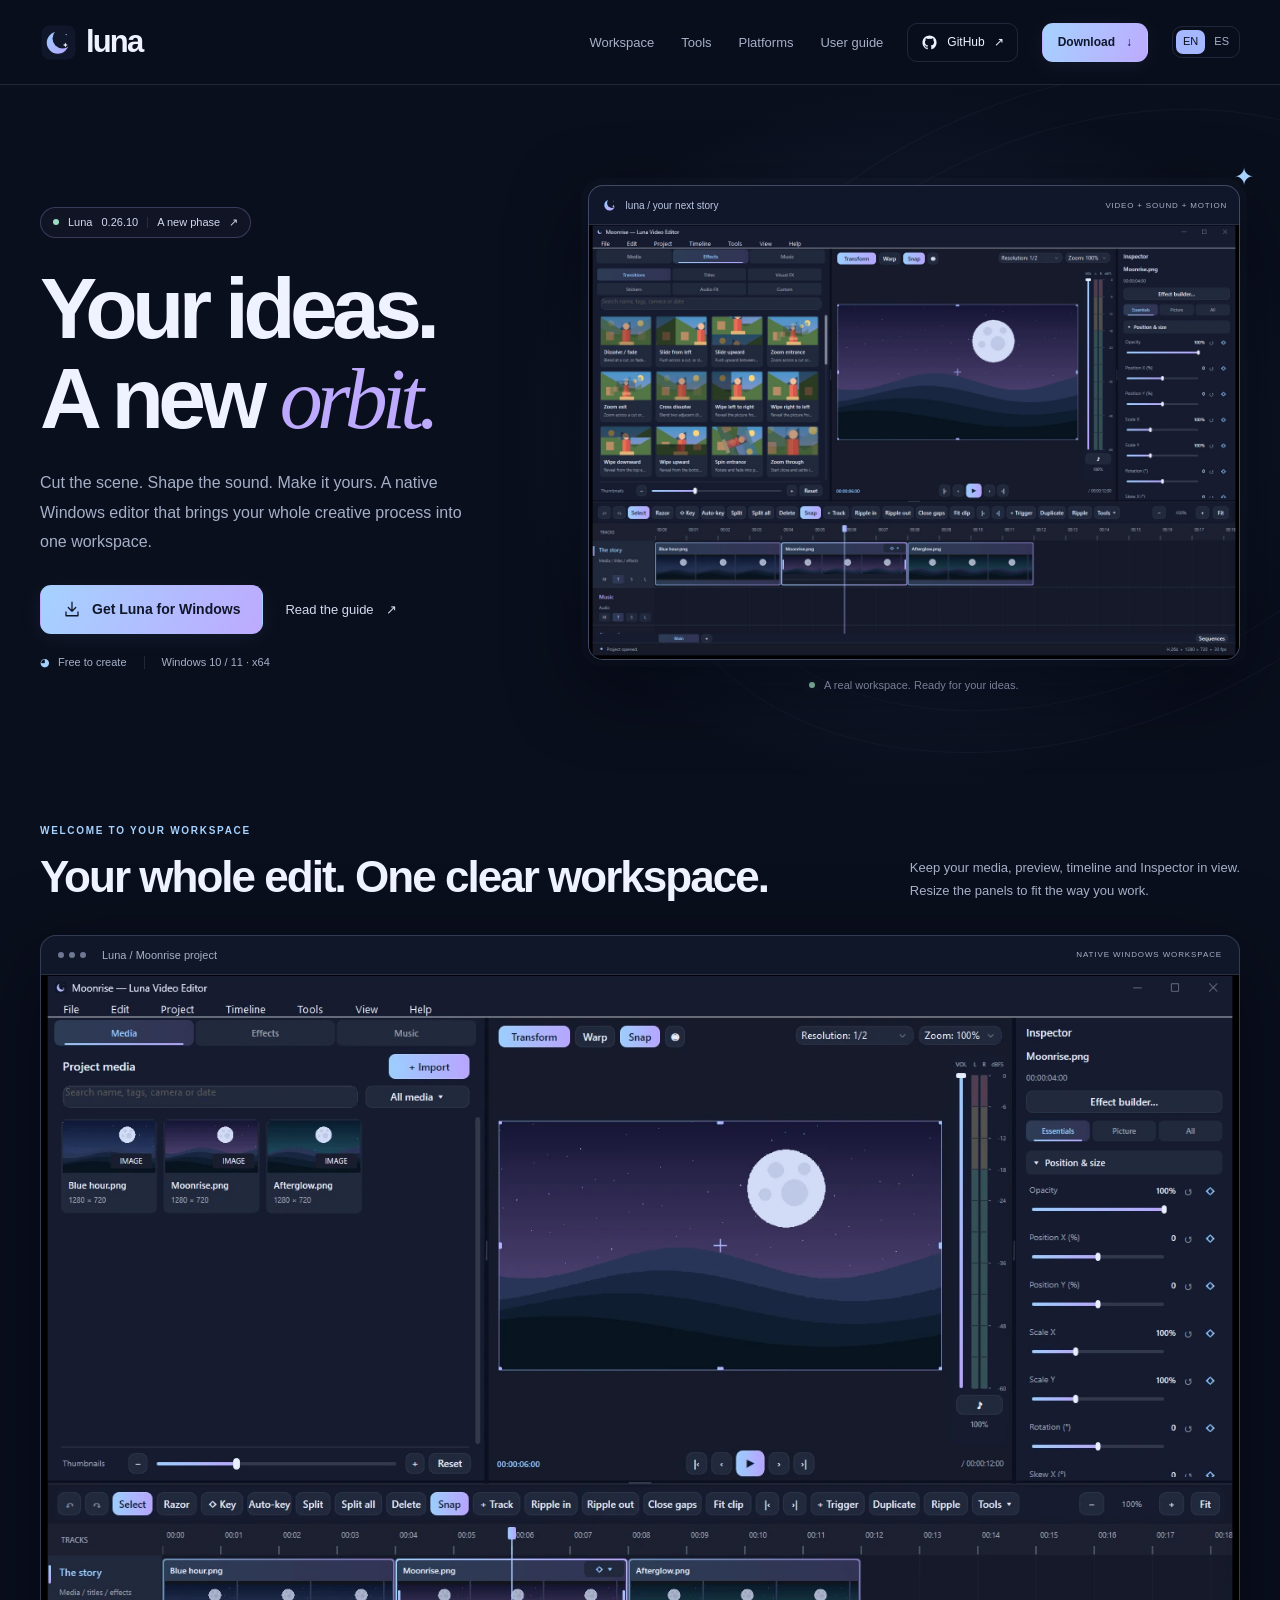
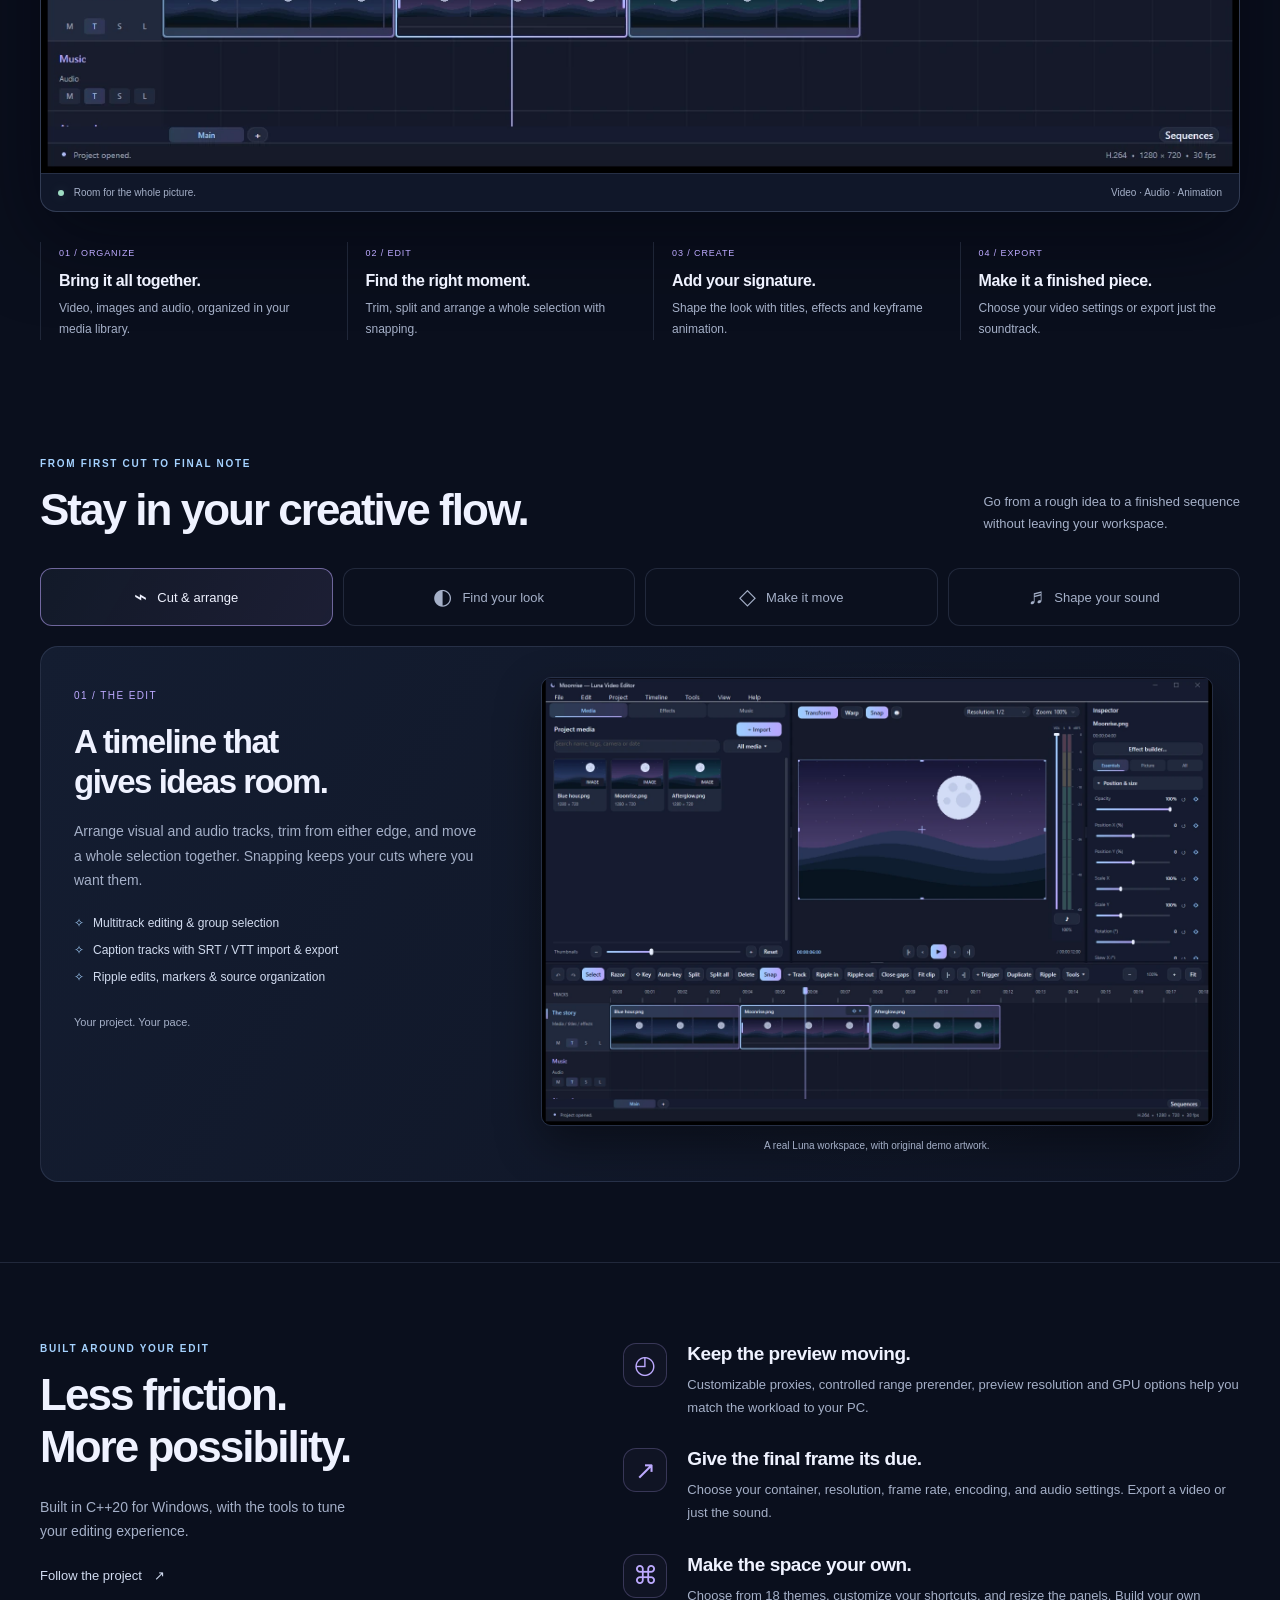
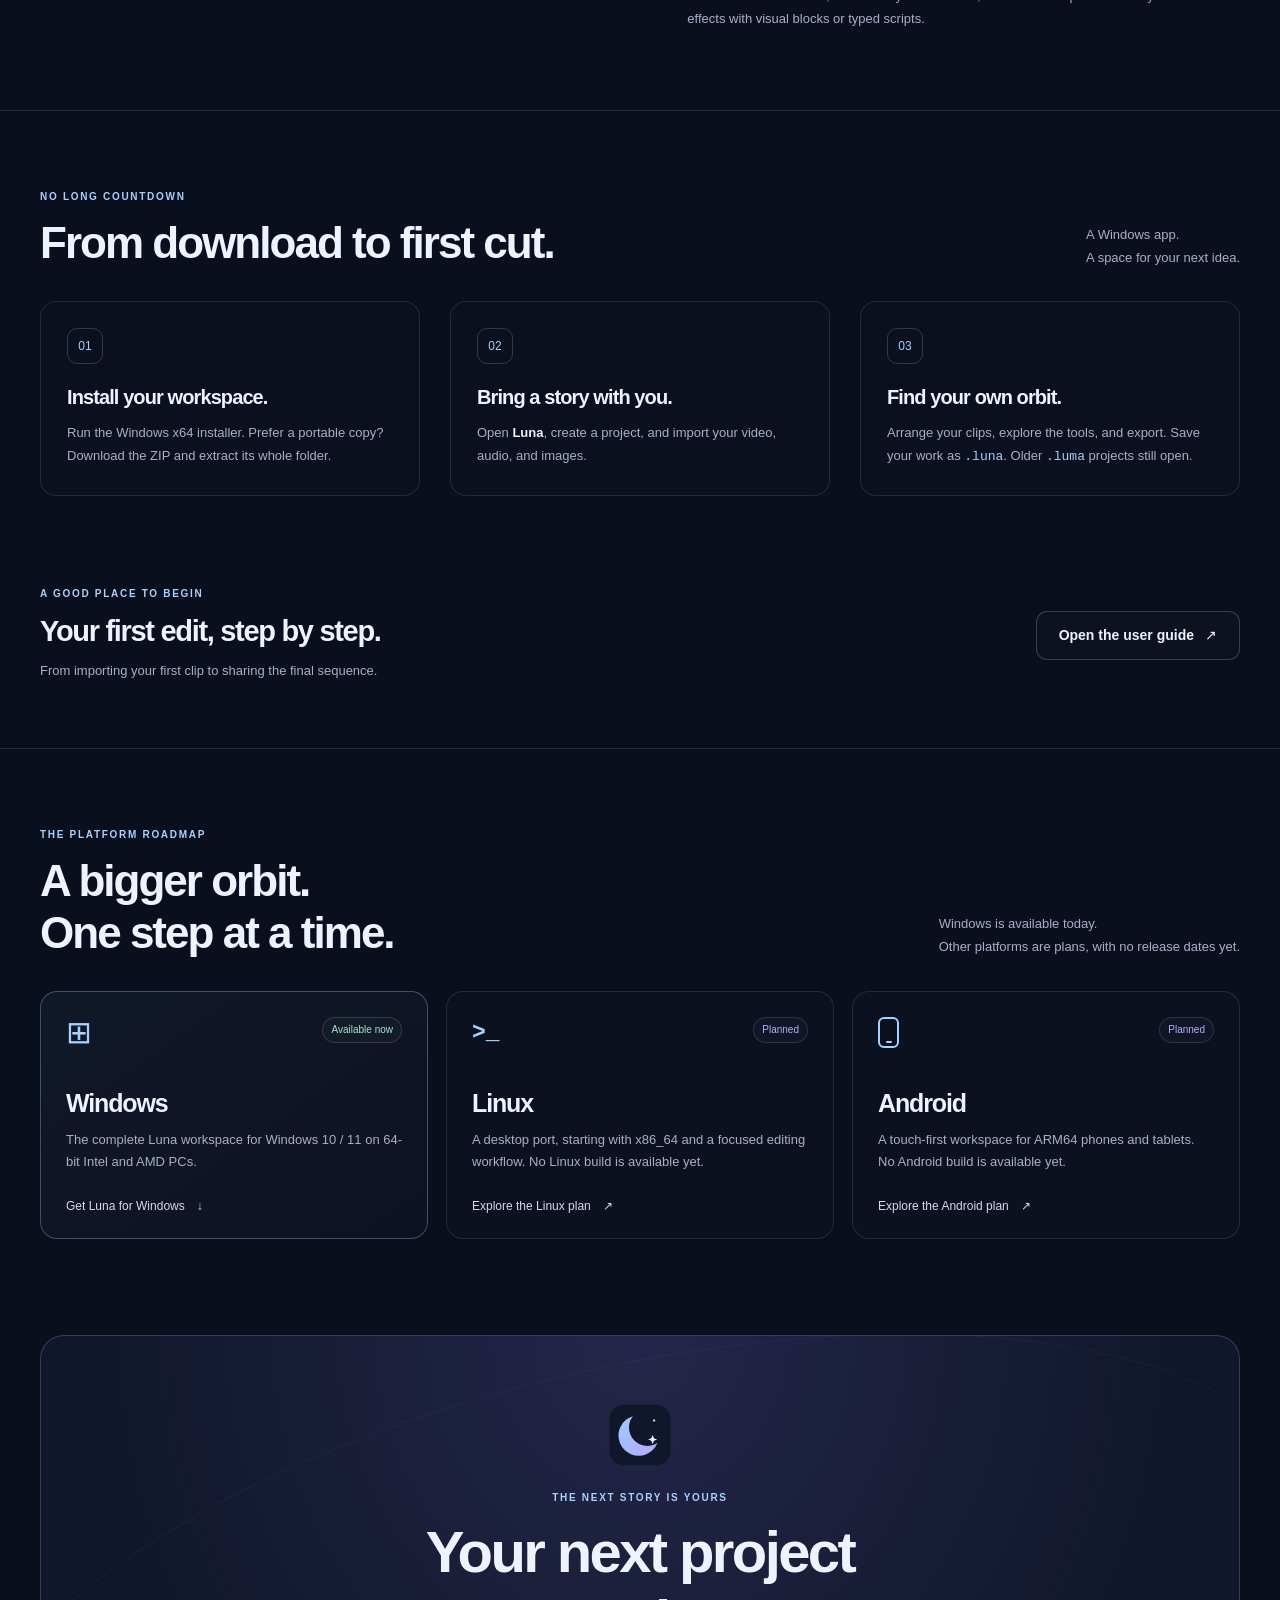
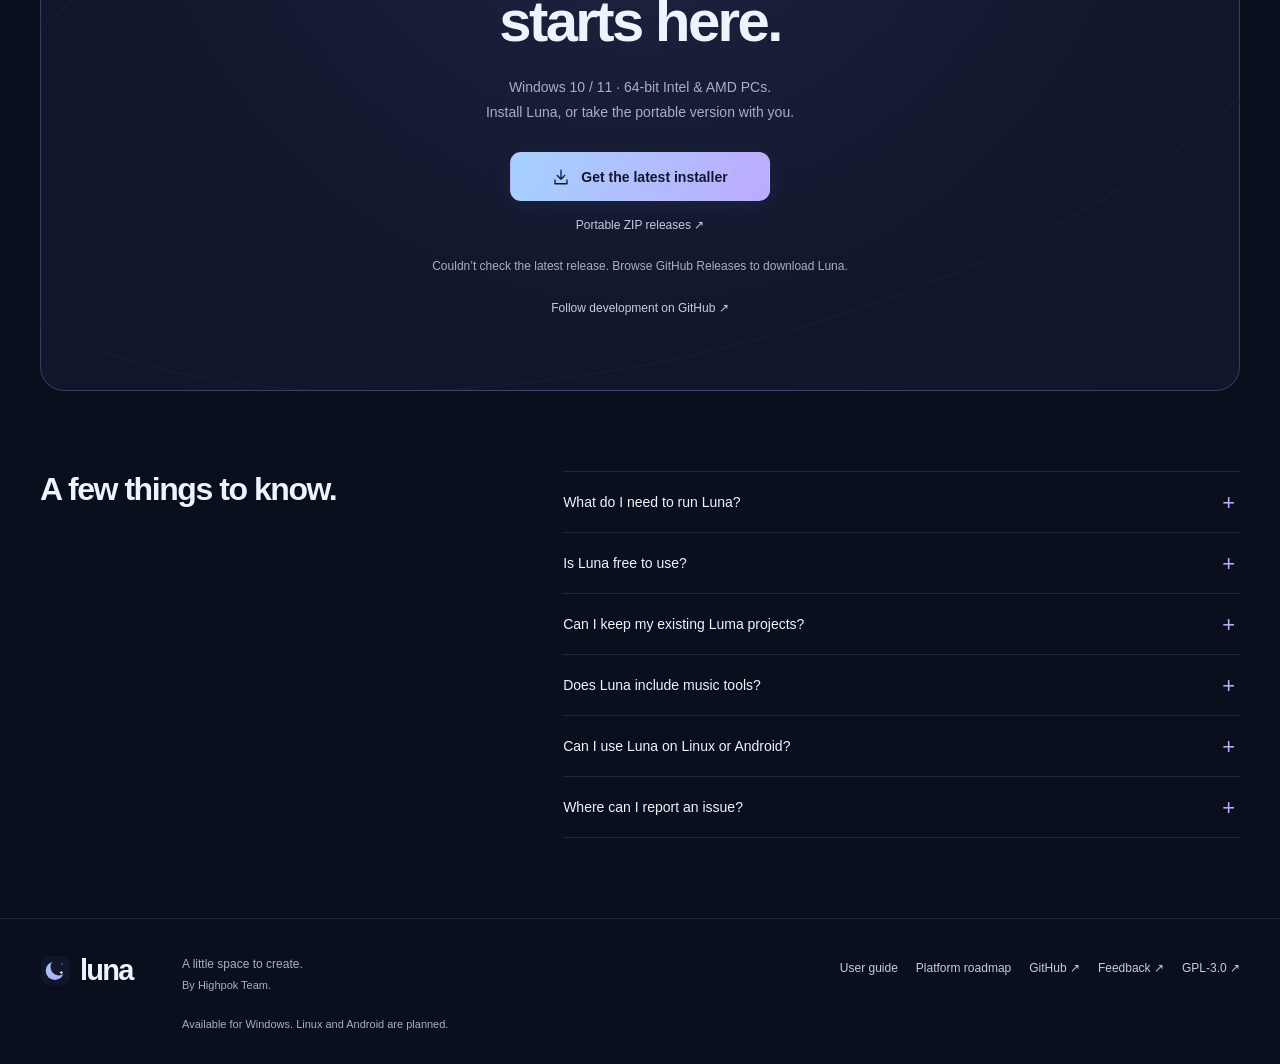
<file: website/index.html>
<!doctype html>
<html lang="en">
  <head><script src="language.js" defer></script>
    <meta charset="utf-8">
    <meta name="viewport" content="width=device-width, initial-scale=1">
    <meta name="theme-color" content="#0b1020">
    <meta name="description" content="Meet Luna, a native video editor for Windows. Cut your story, shape your sound, and bring your ideas into orbit with keyframes, effects and a built-in piano roll.">
    <meta property="og:title" content="Luna — Your ideas. A new orbit.">
    <meta property="og:description" content="A creative space for video, sound, and everything in between. Native for Windows. Free to create.">
    <meta property="og:type" content="website">
    <meta property="og:image" content="https://badpigstudios.github.io/LunaEditor/assets/social-card.png">
    <meta property="og:url" content="https://badpigstudios.github.io/LunaEditor/">
    <link rel="canonical" href="https://badpigstudios.github.io/LunaEditor/">
    <link rel="icon" type="image/svg+xml" href="assets/luna.svg">
    <link rel="stylesheet" href="styles.css">
    <title>Luna — Your ideas. A new orbit.</title>
    <script src="app.js" defer>
    </script><link rel="alternate" hreflang="en" href="https://badpigstudios.github.io/LunaEditor/index.html"><link rel="alternate" hreflang="es" href="https://badpigstudios.github.io/LunaEditor/es/index.html"><link rel="alternate" hreflang="x-default" href="https://badpigstudios.github.io/LunaEditor/index.html"></head>
  <body class="home">
    <a class="skip-link" href="#main">Skip to content</a>
    <header class="header">
      <a class="wordmark" href="#" aria-label="Luna home">
        <img src="assets/luna.svg" alt="" width="37" height="37">
        <span>luna</span>
      </a>
      <nav aria-label="Main navigation">
        <a href="#workspace">Workspace</a>
        <a href="#tools">Tools</a>
        <a href="#platforms">Platforms</a>
        <a href="user-guide.html">User guide</a>
      </nav>
      <a class="nav-github" href="https://github.com/BadpigStudios/LunaEditor" aria-label="Luna project on GitHub">
        <svg viewBox="0 0 24 24" aria-hidden="true">
          <path d="M12 2a10 10 0 0 0-3.16 19.49c.5.09.68-.22.68-.48v-1.86c-2.78.6-3.37-1.18-3.37-1.18-.45-1.16-1.11-1.47-1.11-1.47-.91-.62.07-.61.07-.61 1 .07 1.53 1.03 1.53 1.03.9 1.53 2.35 1.09 2.92.83.09-.65.35-1.09.64-1.34-2.22-.25-4.56-1.11-4.56-4.94 0-1.09.39-1.98 1.03-2.68-.1-.25-.45-1.27.1-2.65 0 0 .84-.27 2.75 1.03A9.58 9.58 0 0 1 12 6.83c.85 0 1.71.11 2.51.34 1.91-1.3 2.75-1.03 2.75-1.03.55 1.38.2 2.4.1 2.65.64.7 1.03 1.59 1.03 2.68 0 3.84-2.34 4.68-4.57 4.93.36.31.68.92.68 1.85v2.76c0 .27.18.58.69.48A10 10 0 0 0 12 2Z"/>
        </svg>
        <span>GitHub</span>
        <span aria-hidden="true">↗</span>
      </a>
      <a class="button primary nav-download" data-installer-link href="https://github.com/BadpigStudios/LunaEditor/releases">Download <span aria-hidden="true">↓</span></a><!-- language:start --><nav class="language-switch" aria-label="Language"><a href="index.html" lang="en" hreflang="en" data-language="en" title="English" aria-current="true">EN</a><a href="es/index.html" lang="es" hreflang="es" data-language="es" title="Español">ES</a></nav><!-- language:end --></header>
    <main id="main">
      <section class="hero" aria-labelledby="hero-title">
        <div class="orbit orbit-one" aria-hidden="true">
        </div>
        <div class="orbit orbit-two" aria-hidden="true">
        </div>
        <div class="hero-copy">
          <a class="release-pill" href="https://github.com/BadpigStudios/LunaEditor/releases">
            <span class="status-dot">
            </span>Luna <span data-version>0.26.10</span>
            <span class="pill-divider">
            </span> A new phase <span aria-hidden="true">↗</span>
          </a>
          <h1 id="hero-title">Your ideas.<br>A new <em>orbit.</em>
          </h1>
          <p>Cut the scene. Shape the sound. Make it yours. A native Windows editor that brings your whole creative process into one workspace.</p>
          <div class="hero-actions">
            <a class="button primary" id="hero-download" data-installer-link href="https://github.com/BadpigStudios/LunaEditor/releases/latest">
              <svg viewBox="0 0 24 24" aria-hidden="true">
                <path d="M12 3v12m-5-5 5 5 5-5M4 16v5h16v-5"/>
              </svg>Get Luna for Windows</a>
            <a class="text-link" href="user-guide.html">Read the guide <span aria-hidden="true">↗</span>
            </a>
          </div>
          <div class="hero-facts">
            <span>
              <span class="tiny-moon" aria-hidden="true">◕</span> Free to create</span>
            <span>Windows 10 / 11 · x64</span>
          </div>
        </div>
        <figure class="hero-visual">
          <div class="visual-halo" aria-hidden="true"></div>
          <div class="hero-screen">
            <div class="screen-chrome"><span><img src="assets/luna.svg" width="18" height="18" alt=""> luna / your next story</span><span class="screen-live">VIDEO + SOUND + MOTION</span></div>
            <img class="hero-screenshot" src="assets/effects.webp" width="1440" height="960" alt="Luna's real editing workspace, with a lunar video preview, an effects gallery, and layered timeline clips." fetchpriority="high">
          </div>
          <figcaption><span class="preview-dot" aria-hidden="true"></span>A real workspace. Ready for your ideas.</figcaption>
          <span class="visual-star" aria-hidden="true">✦</span>
        </figure>
      </section>
      <section class="workspace section" id="workspace" aria-labelledby="workspace-title">
        <div class="section-heading">
          <div>
            <span class="eyebrow">WELCOME TO YOUR WORKSPACE</span>
            <h2 id="workspace-title">Your whole edit. One clear workspace.</h2>
          </div>
          <p>Keep your media, preview, timeline and Inspector in view.<br>Resize the panels to fit the way you work.</p>
        </div>
        <div class="editor-frame">
          <div class="frame-top">
            <div class="frame-dots" aria-hidden="true">
              <i>
              </i>
              <i>
              </i>
              <i>
              </i>
            </div>
            <span>Luna / Moonrise project</span>
            <span class="frame-tag">NATIVE WINDOWS WORKSPACE</span>
          </div>
          <img src="assets/workspace.webp" width="1440" height="960" alt="Luna's Windows workspace with imported lunar artwork, a preview, clip inspector and a multitrack timeline." loading="lazy">
          <div class="frame-bottom">
            <span>
              <span class="status-dot">
              </span> Room for the whole picture.</span>
            <span>Video · Audio · Animation</span>
          </div>
        </div>
        <div class="workspace-notes">
          <article><span>01 / ORGANIZE</span><h3>Bring it all together.</h3><p>Video, images and audio, organized in your media library.</p></article>
          <article><span>02 / EDIT</span><h3>Find the right moment.</h3><p>Trim, split and arrange a whole selection with snapping.</p></article>
          <article><span>03 / CREATE</span><h3>Add your signature.</h3><p>Shape the look with titles, effects and keyframe animation.</p></article>
          <article><span>04 / EXPORT</span><h3>Make it a finished piece.</h3><p>Choose your video settings or export just the soundtrack.</p></article>
        </div>
      </section>
      <section class="tools section" id="tools" aria-labelledby="tools-title">
        <div class="section-heading">
          <div>
            <span class="eyebrow">FROM FIRST CUT TO FINAL NOTE</span>
            <h2 id="tools-title">Stay in your creative flow.</h2>
          </div>
          <p>Go from a rough idea to a finished sequence<br>without leaving your workspace.</p>
        </div>
        <div class="tool-tabs" role="tablist" aria-label="Explore Luna tools">
          <button id="tab-edit" role="tab" aria-selected="true" aria-controls="tool-panel" data-tool="edit">
            <span aria-hidden="true">⌁</span>Cut &amp; arrange</button>
          <button id="tab-look" role="tab" aria-selected="false" aria-controls="tool-panel" tabindex="-1" data-tool="look">
            <span aria-hidden="true">◐</span>Find your look</button>
          <button id="tab-motion" role="tab" aria-selected="false" aria-controls="tool-panel" tabindex="-1" data-tool="motion">
            <span aria-hidden="true">◇</span>Make it move</button>
          <button id="tab-music" role="tab" aria-selected="false" aria-controls="tool-panel" tabindex="-1" data-tool="music">
            <span aria-hidden="true">♬</span>Shape your sound</button>
        </div>
        <div class="tool-panel" id="tool-panel" role="tabpanel" aria-labelledby="tab-edit" tabindex="0">
          <div class="tool-copy">
            <span class="tool-number" id="tool-number">01 / THE EDIT</span>
            <h3 id="tool-title">A timeline that<br>gives ideas room.</h3>
            <p id="tool-description">Arrange visual and audio tracks, trim from either edge, and move a whole selection together. Snapping keeps your cuts where you want them.</p>
            <ul id="tool-details">
              <li>Multitrack editing &amp; group selection</li>
              <li>Caption tracks with SRT / VTT import &amp; export</li>
              <li>Ripple edits, markers &amp; source organization</li>
            </ul>
            <span class="tool-footnote">Your project. Your pace.</span>
          </div>
          <div class="tool-visual">
            <img id="tool-image" src="assets/workspace.webp" alt="Video clips arranged on Luna's multitrack timeline." width="1440" height="960" loading="lazy">
            <span class="image-caption" id="tool-caption">A real Luna workspace, with original demo artwork.</span>
          </div>
        </div>
      </section>
      <section class="underhood section" aria-labelledby="underhood-title">
        <div class="underhood-intro">
          <span class="eyebrow">BUILT AROUND YOUR EDIT</span>
          <h2 id="underhood-title">Less friction.<br>More possibility.</h2>
          <p>Built in C++20 for Windows, with the tools to tune your editing experience.</p>
          <a class="text-link" href="https://github.com/BadpigStudios/LunaEditor">Follow the project <span aria-hidden="true">↗</span>
          </a>
        </div>
        <div class="capabilities">
          <article>
            <span class="capability-icon" aria-hidden="true">◴</span>
            <div>
              <h3>Keep the preview moving.</h3>
              <p>Customizable proxies, controlled range prerender, preview resolution and GPU options help you match the workload to your PC.</p>
            </div>
          </article>
          <article>
            <span class="capability-icon" aria-hidden="true">↗</span>
            <div>
              <h3>Give the final frame its due.</h3>
              <p>Choose your container, resolution, frame rate, encoding, and audio settings. Export a video or just the sound.</p>
            </div>
          </article>
          <article>
            <span class="capability-icon" aria-hidden="true">⌘</span>
            <div>
              <h3>Make the space your own.</h3>
              <p>Choose from 18 themes, customize your shortcuts, and resize the panels. Build your own effects with visual blocks or typed scripts.</p>
            </div>
          </article>
        </div>
      </section>
      <section class="start section" id="start" aria-labelledby="start-title">
        <div class="section-heading">
          <div>
            <span class="eyebrow">NO LONG COUNTDOWN</span>
            <h2 id="start-title">From download to first cut.</h2>
          </div>
          <p>A Windows app.<br>A space for your next idea.</p>
        </div>
        <div class="steps">
          <article>
            <span>01</span>
            <h3>Install your workspace.</h3>
            <p>Run the Windows x64 installer. Prefer a portable copy? Download the ZIP and extract its whole folder.</p>
          </article>
          <article>
            <span>02</span>
            <h3>Bring a story with you.</h3>
            <p>Open <strong>Luna</strong>, create a project, and import your video, audio, and images.</p>
          </article>
          <article>
            <span>03</span>
            <h3>Find your own orbit.</h3>
            <p>Arrange your clips, explore the tools, and export. Save your work as <code>.luna</code>. Older <code>.luma</code> projects still open.</p>
          </article>
        </div>
      </section>
      <aside class="guide-callout section"><div><span class="eyebrow">A GOOD PLACE TO BEGIN</span><h2>Your first edit, step by step.</h2><p>From importing your first clip to sharing the final sequence.</p></div><a class="button secondary" href="user-guide.html">Open the user guide <span aria-hidden="true">↗</span></a></aside>
      <section class="platforms section" id="platforms" aria-labelledby="platforms-title">
        <div class="section-heading"><div><span class="eyebrow">THE PLATFORM ROADMAP</span><h2 id="platforms-title">A bigger orbit.<br>One step at a time.</h2></div><p>Windows is available today.<br>Other platforms are plans, with no release dates yet.</p></div>
        <div class="platform-grid">
          <article class="platform-card available"><div class="platform-top"><span class="platform-icon" aria-hidden="true">⊞</span><span class="platform-status">Available now</span></div><h3>Windows</h3><p>The complete Luna workspace for Windows 10 / 11 on 64-bit Intel and AMD PCs.</p><a class="text-link" href="#download">Get Luna for Windows <span aria-hidden="true">↓</span></a></article>
          <article class="platform-card planned"><div class="platform-top"><span class="platform-icon terminal" aria-hidden="true">&gt;_</span><span class="platform-status">Planned</span></div><h3>Linux</h3><p>A desktop port, starting with x86_64 and a focused editing workflow. No Linux build is available yet.</p><a class="text-link" href="platforms.html#linux">Explore the Linux plan <span aria-hidden="true">↗</span></a></article>
          <article class="platform-card planned"><div class="platform-top"><span class="platform-icon phone" aria-hidden="true">▯</span><span class="platform-status">Planned</span></div><h3>Android</h3><p>A touch-first workspace for ARM64 phones and tablets. No Android build is available yet.</p><a class="text-link" href="platforms.html#android">Explore the Android plan <span aria-hidden="true">↗</span></a></article>
        </div>
      </section>
      <section class="download section" id="download" aria-labelledby="download-title">
        <div class="download-orbit" aria-hidden="true">
        </div>
        <img src="assets/luna.svg" width="68" height="68" alt="">
        <span class="eyebrow">THE NEXT STORY IS YOURS</span>
        <h2 id="download-title">Your next project<br>starts here.</h2>
        <p>Windows 10 / 11 · 64-bit Intel &amp; AMD PCs.<br>Install Luna, or take the portable version with you.</p>
        <a class="button primary" id="download-button" data-installer-link href="https://github.com/BadpigStudios/LunaEditor/releases">
          <svg viewBox="0 0 24 24" aria-hidden="true">
            <path d="M12 3v12m-5-5 5 5 5-5M4 16v5h16v-5"/>
          </svg>
          <span id="download-label">Get the latest installer</span>
        </a>
        <a class="small-link" id="portable-download" href="https://github.com/BadpigStudios/LunaEditor/releases/latest">Portable ZIP releases ↗</a>
        <p class="release-status" id="release-status" role="status">Get the Windows installer, or choose the portable ZIP below.</p>
        <a class="small-link" href="https://github.com/BadpigStudios/LunaEditor">Follow development on GitHub <span aria-hidden="true">↗</span>
        </a>
      </section>
      <section class="faq section" aria-labelledby="faq-title">
        <h2 id="faq-title">A few things to know.</h2>
        <div>
          <details>
            <summary>What do I need to run Luna?</summary>
            <p>A Windows 10 or 11 PC with an x64 Intel or AMD processor. Extract the entire portable download and keep the codecs, soundfonts, and instruments folders beside Luna.exe. Windows N editions need Microsoft's Media Feature Pack.</p>
          </details>
          <details>
            <summary>Is Luna free to use?</summary>
            <p>Yes. Luna is free to use and is in active development. This GitHub repository hosts its website; feedback and reproducible bug reports are welcome.</p>
          </details>
          <details>
            <summary>Can I keep my existing Luma projects?</summary>
            <p>Yes. Luna is the new name for Luma. Older .luma projects still open; Save and Save As write .luna files. Customized preferences remain compatible. The old default palette moves to the new lunar theme.</p>
          </details>
          <details>
            <summary>Does Luna include music tools?</summary>
            <p>Yes. Create music patterns in the piano roll, edit notes and velocity, import MIDI, and choose bundled synths, WAV sample packs, or a SoundFont 2 instrument.</p>
          </details>
          <details>
            <summary>Can I use Luna on Linux or Android?</summary>
            <p>Not yet. Linux is planned as an experimental alpha; Android is in planning too. Port development has not started and no release dates are assigned. Follow the <a href="platforms.html">platform roadmap</a> for the proposed scope.</p>
          </details>
          <details>
            <summary>Where can I report an issue?</summary>
            <p>Use <a href="https://github.com/BadpigStudios/LunaEditor/issues">GitHub Issues</a>. Include your Windows version, the steps to reproduce the problem, and any relevant error message.</p>
          </details>
        </div>
      </section>
    </main>
    <footer class="footer">
      <a class="wordmark" href="#" aria-label="Luna home">
        <img src="assets/luna.svg" width="31" height="31" alt="">
        <span>luna</span>
      </a>
      <p>A little space to create.<br>
        <span>By Highpok Team.</span>
      </p>
      <div>
        <a href="user-guide.html">User guide</a>
        <a href="platforms.html">Platform roadmap</a>
        <a href="https://github.com/BadpigStudios/LunaEditor">GitHub ↗</a>
        <a href="https://github.com/BadpigStudios/LunaEditor/issues">Feedback ↗</a>
        <a href="https://github.com/BadpigStudios/LunaEditor/blob/main/LICENSE">GPL-3.0 ↗</a>
      </div>
      <span class="footer-note">Available for Windows. Linux and Android are planned.</span>
    </footer>
  </body>
</html>
</file>
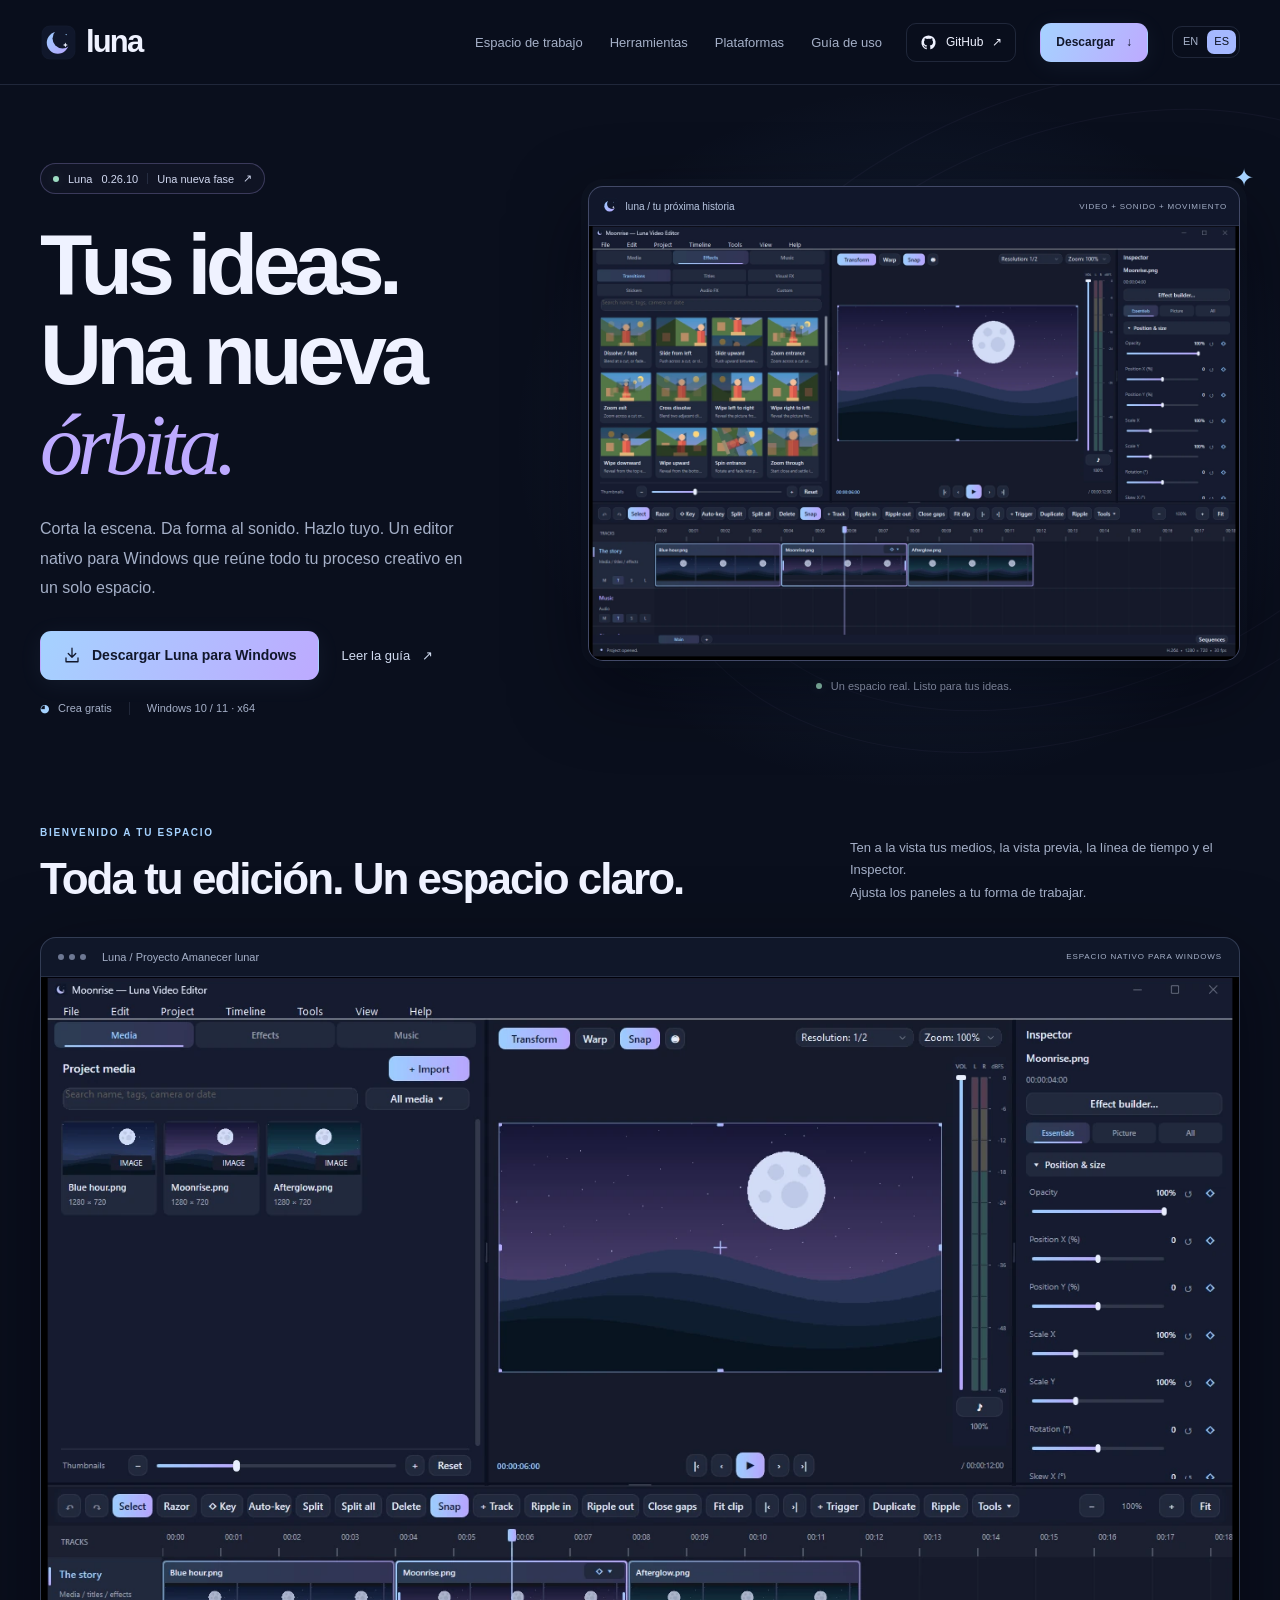
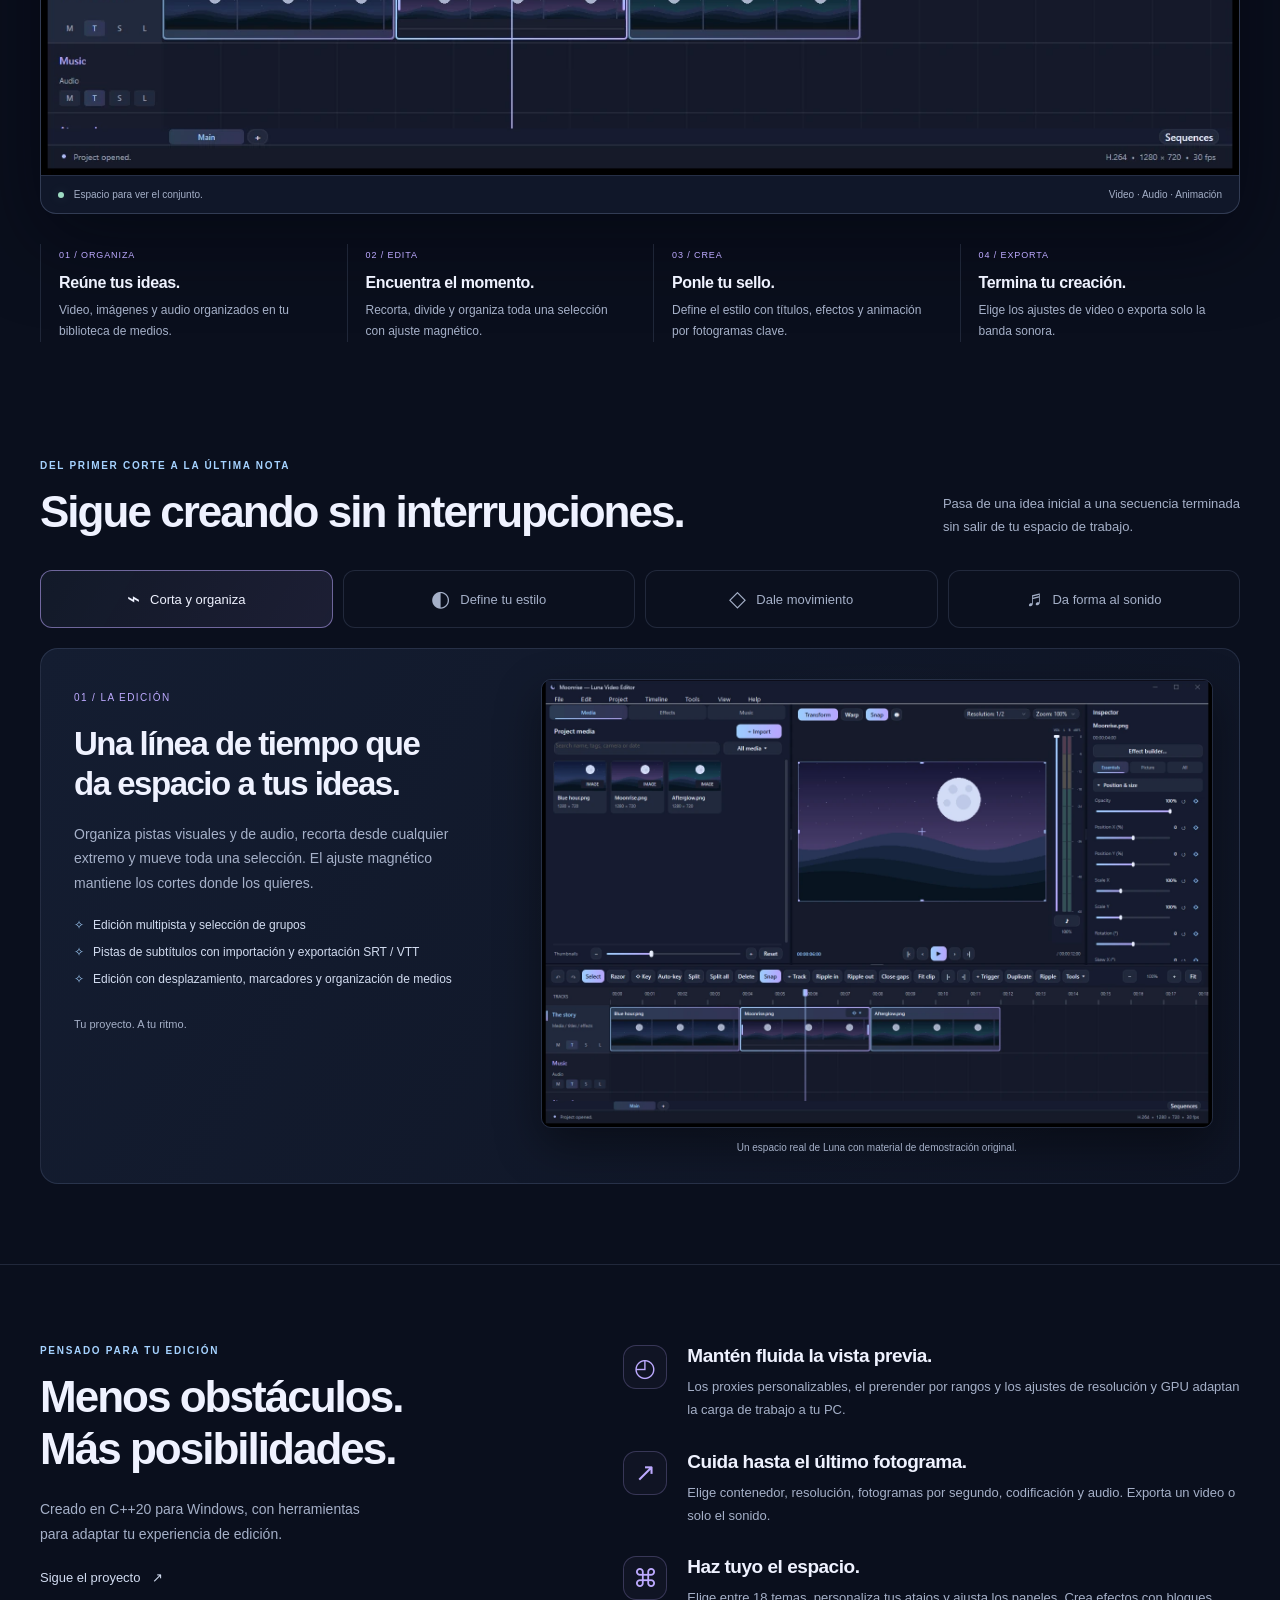
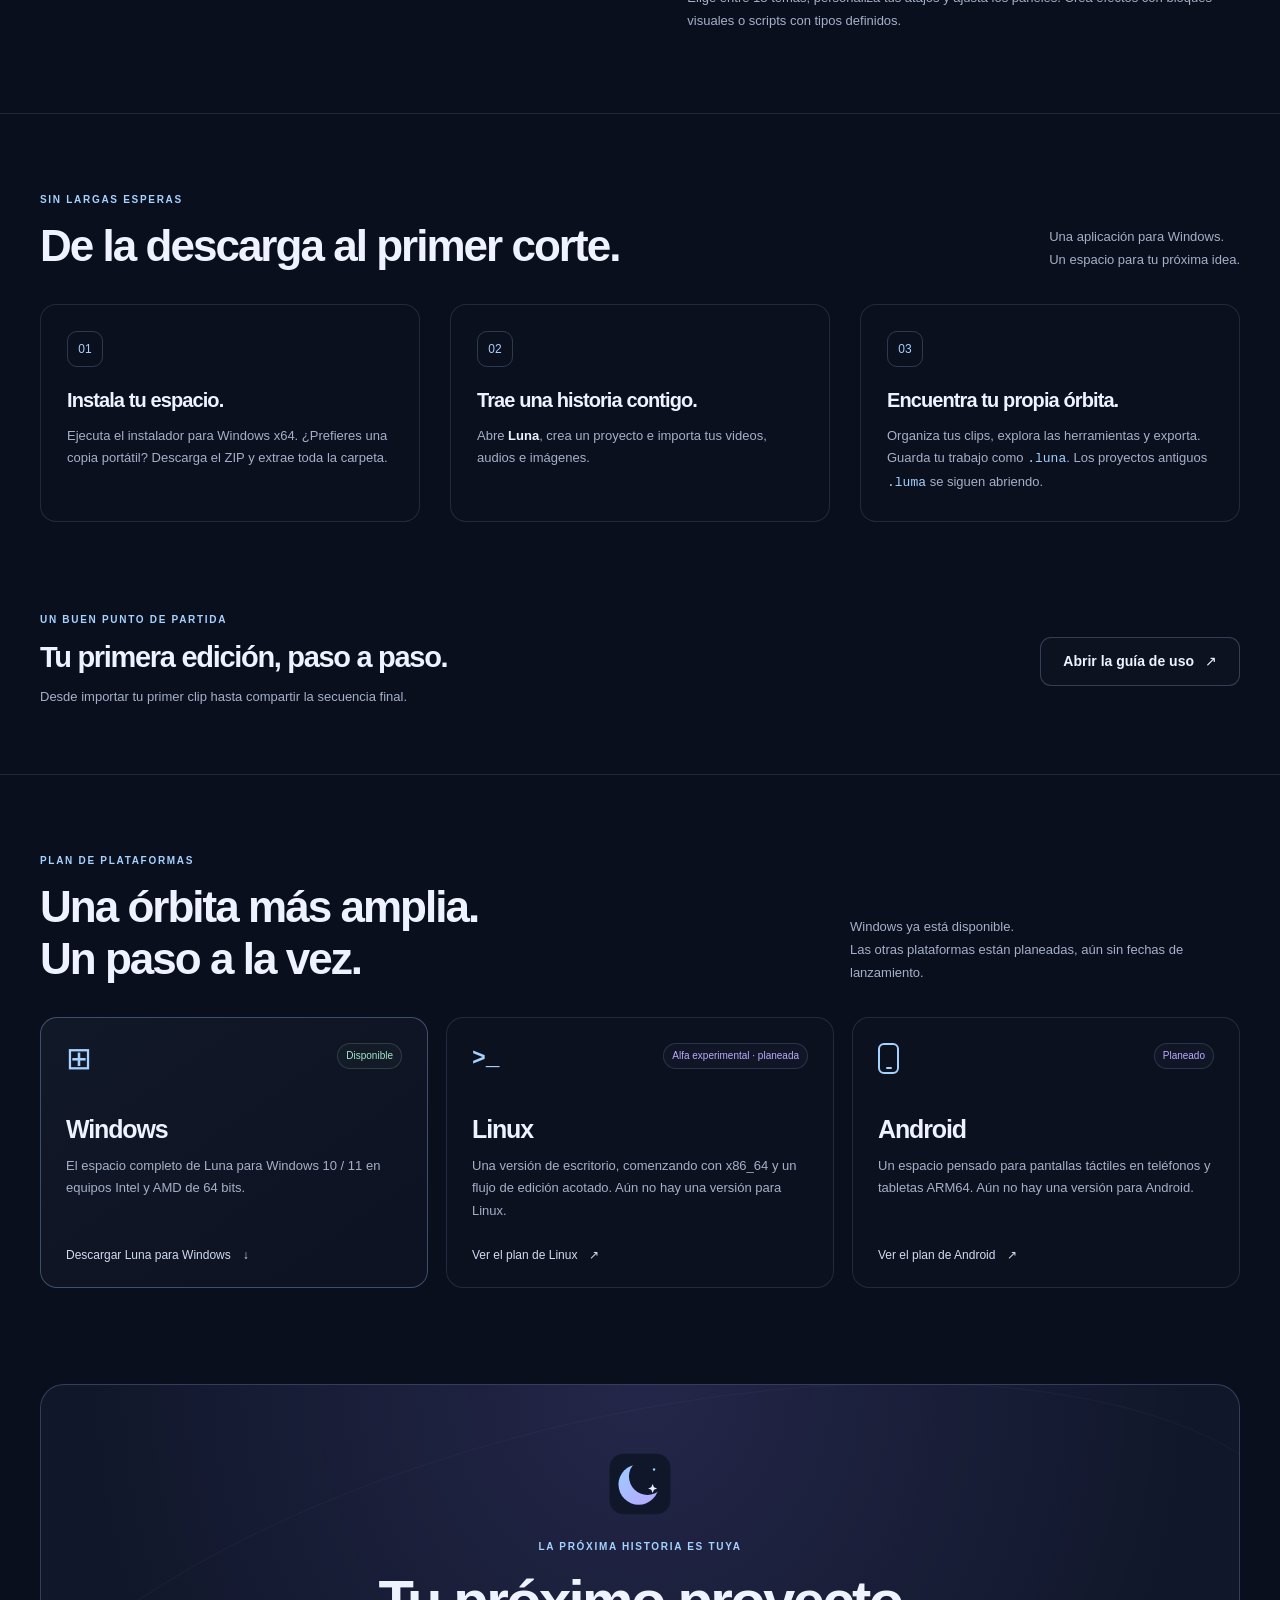
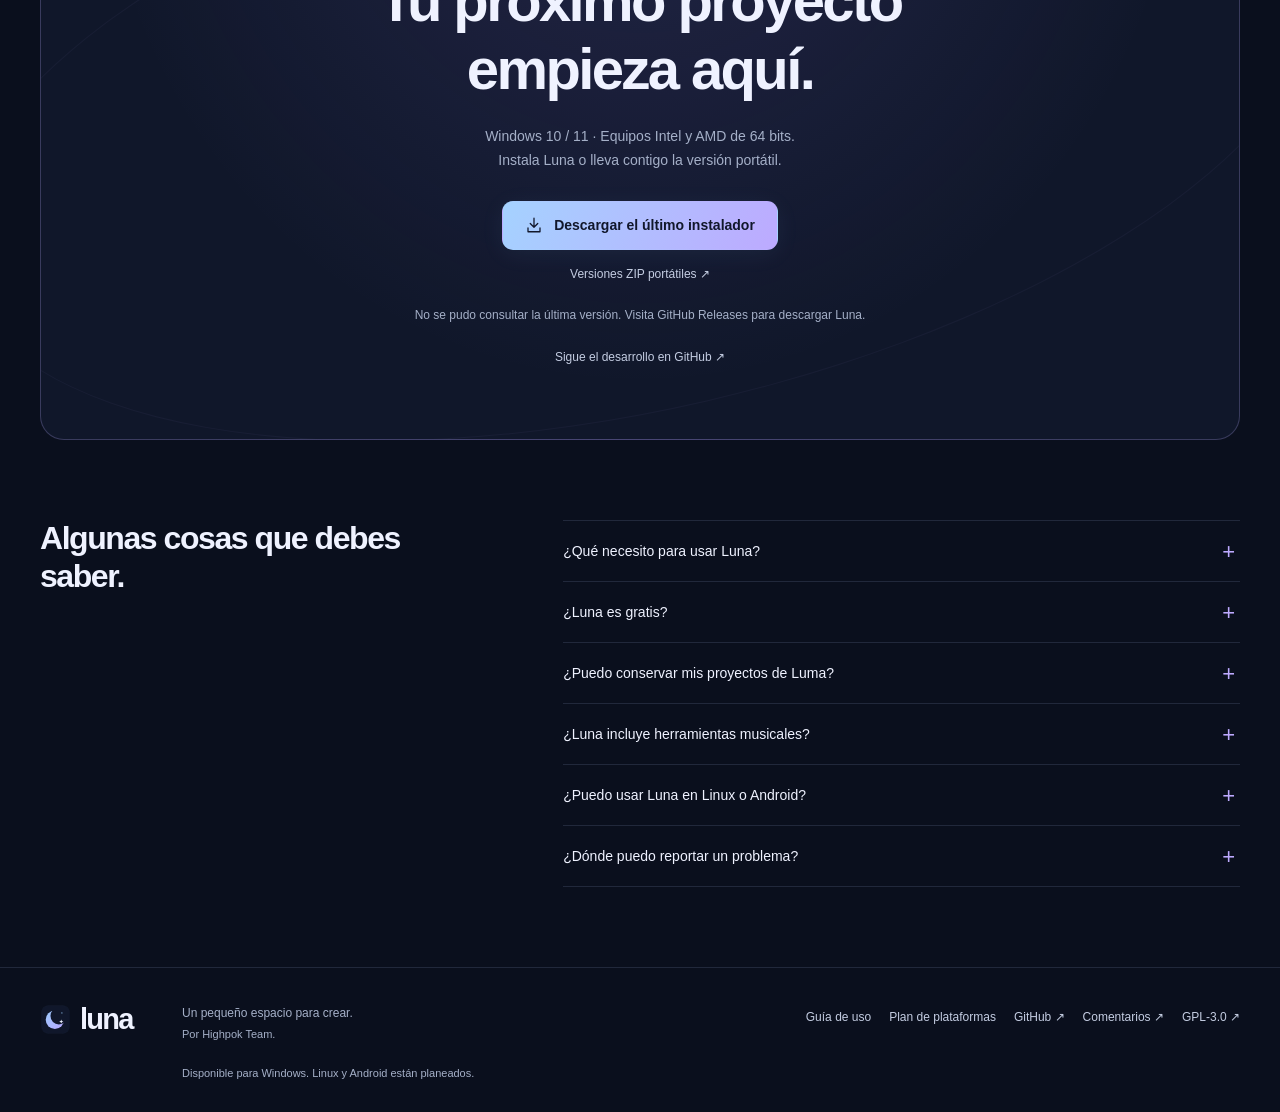
<file: website/es/index.html>
<!doctype html>
<html lang="es">
  <head><script src="../locales/es.js" defer></script><script src="../language.js" defer></script>
    <meta charset="utf-8">
    <meta name="viewport" content="width=device-width, initial-scale=1">
    <meta name="theme-color" content="#0b1020">
    <meta name="description" content="Conoce Luna, un editor de video nativo para Windows. Da forma a tu historia y a tu sonido con fotogramas clave, efectos y un editor de notas integrado.">
    <meta property="og:title" content="Luna — Tus ideas. Una nueva órbita.">
    <meta property="og:description" content="Un espacio creativo para video, sonido y todo lo que imagines. Nativo para Windows. Crea gratis.">
    <meta property="og:type" content="website">
    <meta property="og:image" content="https://badpigstudios.github.io/LunaEditor/assets/social-card.png">
    <meta property="og:url" content="https://badpigstudios.github.io/LunaEditor/es/index.html">
    <link rel="canonical" href="https://badpigstudios.github.io/LunaEditor/es/index.html">
    <link rel="icon" type="image/svg+xml" href="../assets/luna.svg">
    <link rel="stylesheet" href="../styles.css">
    <title>Luna — Tus ideas. Una nueva órbita.</title>
    <script src="../app.js" defer>
    </script><link rel="alternate" hreflang="en" href="https://badpigstudios.github.io/LunaEditor/index.html"><link rel="alternate" hreflang="es" href="https://badpigstudios.github.io/LunaEditor/es/index.html"><link rel="alternate" hreflang="x-default" href="https://badpigstudios.github.io/LunaEditor/index.html"></head>
  <body class="home">
    <a class="skip-link" href="#main">Ir al contenido</a>
    <header class="header">
      <a class="wordmark" href="#" aria-label="Inicio de Luna">
        <img src="../assets/luna.svg" alt="" width="37" height="37">
        <span>luna</span>
      </a>
      <nav aria-label="Navegación principal">
        <a href="#workspace">Espacio de trabajo</a>
        <a href="#tools">Herramientas</a>
        <a href="#platforms">Plataformas</a>
        <a href="user-guide.html">Guía de uso</a>
      </nav>
      <a class="nav-github" href="https://github.com/BadpigStudios/LunaEditor" aria-label="Proyecto Luna en GitHub">
        <svg viewbox="0 0 24 24" aria-hidden="true">
          <path d="M12 2a10 10 0 0 0-3.16 19.49c.5.09.68-.22.68-.48v-1.86c-2.78.6-3.37-1.18-3.37-1.18-.45-1.16-1.11-1.47-1.11-1.47-.91-.62.07-.61.07-.61 1 .07 1.53 1.03 1.53 1.03.9 1.53 2.35 1.09 2.92.83.09-.65.35-1.09.64-1.34-2.22-.25-4.56-1.11-4.56-4.94 0-1.09.39-1.98 1.03-2.68-.1-.25-.45-1.27.1-2.65 0 0 .84-.27 2.75 1.03A9.58 9.58 0 0 1 12 6.83c.85 0 1.71.11 2.51.34 1.91-1.3 2.75-1.03 2.75-1.03.55 1.38.2 2.4.1 2.65.64.7 1.03 1.59 1.03 2.68 0 3.84-2.34 4.68-4.57 4.93.36.31.68.92.68 1.85v2.76c0 .27.18.58.69.48A10 10 0 0 0 12 2Z"></path>
        </svg>
        <span>GitHub</span>
        <span aria-hidden="true">↗</span>
      </a>
      <a class="button primary nav-download" data-installer-link href="https://github.com/BadpigStudios/LunaEditor/releases">Descargar <span aria-hidden="true">↓</span></a><!-- language:start --><nav class="language-switch" aria-label="Idioma"><a href="../index.html" lang="en" hreflang="en" data-language="en" title="English">EN</a><a href="index.html" lang="es" hreflang="es" data-language="es" title="Español" aria-current="true">ES</a></nav><!-- language:end --></header>
    <main id="main">
      <section class="hero" aria-labelledby="hero-title">
        <div class="orbit orbit-one" aria-hidden="true">
        </div>
        <div class="orbit orbit-two" aria-hidden="true">
        </div>
        <div class="hero-copy">
          <a class="release-pill" href="https://github.com/BadpigStudios/LunaEditor/releases">
            <span class="status-dot">
            </span>Luna <span data-version>0.26.10</span>
            <span class="pill-divider">
            </span> Una nueva fase <span aria-hidden="true">↗</span>
          </a>
          <h1 id="hero-title">Tus ideas.<br>Una nueva <em>órbita.</em>
          </h1>
          <p>Corta la escena. Da forma al sonido. Hazlo tuyo. Un editor nativo para Windows que reúne todo tu proceso creativo en un solo espacio.</p>
          <div class="hero-actions">
            <a class="button primary" id="hero-download" data-installer-link href="https://github.com/BadpigStudios/LunaEditor/releases/latest">
              <svg viewbox="0 0 24 24" aria-hidden="true">
                <path d="M12 3v12m-5-5 5 5 5-5M4 16v5h16v-5"></path>
              </svg>Descargar Luna para Windows</a>
            <a class="text-link" href="user-guide.html">Leer la guía <span aria-hidden="true">↗</span>
            </a>
          </div>
          <div class="hero-facts">
            <span>
              <span class="tiny-moon" aria-hidden="true">◕</span> Crea gratis</span>
            <span>Windows 10 / 11 · x64</span>
          </div>
        </div>
        <figure class="hero-visual">
          <div class="visual-halo" aria-hidden="true"></div>
          <div class="hero-screen">
            <div class="screen-chrome"><span><img src="../assets/luna.svg" width="18" height="18" alt=""> luna / tu próxima historia</span><span class="screen-live">VIDEO + SONIDO + MOVIMIENTO</span></div>
            <img class="hero-screenshot" src="../assets/effects.webp" width="1440" height="960" alt="El espacio de trabajo real de Luna, con una vista previa lunar, una galería de efectos y clips en varias pistas." fetchpriority="high">
          </div>
          <figcaption><span class="preview-dot" aria-hidden="true"></span>Un espacio real. Listo para tus ideas.</figcaption>
          <span class="visual-star" aria-hidden="true">✦</span>
        </figure>
      </section>
      <section class="workspace section" id="workspace" aria-labelledby="workspace-title">
        <div class="section-heading">
          <div>
            <span class="eyebrow">BIENVENIDO A TU ESPACIO</span>
            <h2 id="workspace-title">Toda tu edición. Un espacio claro.</h2>
          </div>
          <p>Ten a la vista tus medios, la vista previa, la línea de tiempo y el Inspector.<br>Ajusta los paneles a tu forma de trabajar.</p>
        </div>
        <div class="editor-frame">
          <div class="frame-top">
            <div class="frame-dots" aria-hidden="true">
              <i>
              </i>
              <i>
              </i>
              <i>
              </i>
            </div>
            <span>Luna / Proyecto Amanecer lunar</span>
            <span class="frame-tag">ESPACIO NATIVO PARA WINDOWS</span>
          </div>
          <img src="../assets/workspace.webp" width="1440" height="960" alt="El espacio de Luna para Windows con imágenes lunares importadas, vista previa, Inspector y una línea de tiempo con varias pistas." loading="lazy">
          <div class="frame-bottom">
            <span>
              <span class="status-dot">
              </span> Espacio para ver el conjunto.</span>
            <span>Video · Audio · Animación</span>
          </div>
        </div>
        <div class="workspace-notes">
          <article><span>01 / ORGANIZA</span><h3>Reúne tus ideas.</h3><p>Video, imágenes y audio organizados en tu biblioteca de medios.</p></article>
          <article><span>02 / EDITA</span><h3>Encuentra el momento.</h3><p>Recorta, divide y organiza toda una selección con ajuste magnético.</p></article>
          <article><span>03 / CREA</span><h3>Ponle tu sello.</h3><p>Define el estilo con títulos, efectos y animación por fotogramas clave.</p></article>
          <article><span>04 / EXPORTA</span><h3>Termina tu creación.</h3><p>Elige los ajustes de video o exporta solo la banda sonora.</p></article>
        </div>
      </section>
      <section class="tools section" id="tools" aria-labelledby="tools-title">
        <div class="section-heading">
          <div>
            <span class="eyebrow">DEL PRIMER CORTE A LA ÚLTIMA NOTA</span>
            <h2 id="tools-title">Sigue creando sin interrupciones.</h2>
          </div>
          <p>Pasa de una idea inicial a una secuencia terminada<br>sin salir de tu espacio de trabajo.</p>
        </div>
        <div class="tool-tabs" role="tablist" aria-label="Explorar las herramientas de Luna">
          <button id="tab-edit" role="tab" aria-selected="true" aria-controls="tool-panel" data-tool="edit">
            <span aria-hidden="true">⌁</span>Corta y organiza</button>
          <button id="tab-look" role="tab" aria-selected="false" aria-controls="tool-panel" tabindex="-1" data-tool="look">
            <span aria-hidden="true">◐</span>Define tu estilo</button>
          <button id="tab-motion" role="tab" aria-selected="false" aria-controls="tool-panel" tabindex="-1" data-tool="motion">
            <span aria-hidden="true">◇</span>Dale movimiento</button>
          <button id="tab-music" role="tab" aria-selected="false" aria-controls="tool-panel" tabindex="-1" data-tool="music">
            <span aria-hidden="true">♬</span>Da forma al sonido</button>
        </div>
        <div class="tool-panel" id="tool-panel" role="tabpanel" aria-labelledby="tab-edit" tabindex="0">
          <div class="tool-copy">
            <span class="tool-number" id="tool-number">01 / LA EDICIÓN</span>
            <h3 id="tool-title">Una línea de tiempo que<br>da espacio a tus ideas.</h3>
            <p id="tool-description">Organiza pistas visuales y de audio, recorta desde cualquier extremo y mueve toda una selección. El ajuste magnético mantiene los cortes donde los quieres.</p>
            <ul id="tool-details">
              <li>Edición multipista y selección de grupos</li>
              <li>Pistas de subtítulos con importación y exportación SRT / VTT</li>
              <li>Edición con desplazamiento, marcadores y organización de medios</li>
            </ul>
            <span class="tool-footnote">Tu proyecto. A tu ritmo.</span>
          </div>
          <div class="tool-visual">
            <img id="tool-image" src="../assets/workspace.webp" alt="Clips de video organizados en la línea de tiempo multipista de Luna." width="1440" height="960" loading="lazy">
            <span class="image-caption" id="tool-caption">Un espacio real de Luna con material de demostración original.</span>
          </div>
        </div>
      </section>
      <section class="underhood section" aria-labelledby="underhood-title">
        <div class="underhood-intro">
          <span class="eyebrow">PENSADO PARA TU EDICIÓN</span>
          <h2 id="underhood-title">Menos obstáculos.<br>Más posibilidades.</h2>
          <p>Creado en C++20 para Windows, con herramientas para adaptar tu experiencia de edición.</p>
          <a class="text-link" href="https://github.com/BadpigStudios/LunaEditor">Sigue el proyecto <span aria-hidden="true">↗</span>
          </a>
        </div>
        <div class="capabilities">
          <article>
            <span class="capability-icon" aria-hidden="true">◴</span>
            <div>
              <h3>Mantén fluida la vista previa.</h3>
              <p>Los proxies personalizables, el prerender por rangos y los ajustes de resolución y GPU adaptan la carga de trabajo a tu PC.</p>
            </div>
          </article>
          <article>
            <span class="capability-icon" aria-hidden="true">↗</span>
            <div>
              <h3>Cuida hasta el último fotograma.</h3>
              <p>Elige contenedor, resolución, fotogramas por segundo, codificación y audio. Exporta un video o solo el sonido.</p>
            </div>
          </article>
          <article>
            <span class="capability-icon" aria-hidden="true">⌘</span>
            <div>
              <h3>Haz tuyo el espacio.</h3>
              <p>Elige entre 18 temas, personaliza tus atajos y ajusta los paneles. Crea efectos con bloques visuales o scripts con tipos definidos.</p>
            </div>
          </article>
        </div>
      </section>
      <section class="start section" id="start" aria-labelledby="start-title">
        <div class="section-heading">
          <div>
            <span class="eyebrow">SIN LARGAS ESPERAS</span>
            <h2 id="start-title">De la descarga al primer corte.</h2>
          </div>
          <p>Una aplicación para Windows.<br>Un espacio para tu próxima idea.</p>
        </div>
        <div class="steps">
          <article>
            <span>01</span>
            <h3>Instala tu espacio.</h3>
            <p>Ejecuta el instalador para Windows x64. ¿Prefieres una copia portátil? Descarga el ZIP y extrae toda la carpeta.</p>
          </article>
          <article>
            <span>02</span>
            <h3>Trae una historia contigo.</h3>
            <p>Abre <strong>Luna</strong>, crea un proyecto e importa tus videos, audios e imágenes.</p>
          </article>
          <article>
            <span>03</span>
            <h3>Encuentra tu propia órbita.</h3>
            <p>Organiza tus clips, explora las herramientas y exporta. Guarda tu trabajo como <code>.luna</code>. Los proyectos antiguos <code>.luma</code> se siguen abriendo.</p>
          </article>
        </div>
      </section>
      <aside class="guide-callout section"><div><span class="eyebrow">UN BUEN PUNTO DE PARTIDA</span><h2>Tu primera edición, paso a paso.</h2><p>Desde importar tu primer clip hasta compartir la secuencia final.</p></div><a class="button secondary" href="user-guide.html">Abrir la guía de uso <span aria-hidden="true">↗</span></a></aside>
      <section class="platforms section" id="platforms" aria-labelledby="platforms-title">
        <div class="section-heading"><div><span class="eyebrow">PLAN DE PLATAFORMAS</span><h2 id="platforms-title">Una órbita más amplia.<br>Un paso a la vez.</h2></div><p>Windows ya está disponible.<br>Las otras plataformas están planeadas, aún sin fechas de lanzamiento.</p></div>
        <div class="platform-grid">
          <article class="platform-card available"><div class="platform-top"><span class="platform-icon" aria-hidden="true">⊞</span><span class="platform-status">Disponible</span></div><h3>Windows</h3><p>El espacio completo de Luna para Windows 10 / 11 en equipos Intel y AMD de 64 bits.</p><a class="text-link" href="#download">Descargar Luna para Windows <span aria-hidden="true">↓</span></a></article>
          <article class="platform-card planned"><div class="platform-top"><span class="platform-icon terminal" aria-hidden="true">&gt;_</span><span class="platform-status">Alfa experimental · planeada</span></div><h3>Linux</h3><p>Una versión de escritorio, comenzando con x86_64 y un flujo de edición acotado. Aún no hay una versión para Linux.</p><a class="text-link" href="platforms.html#linux">Ver el plan de Linux <span aria-hidden="true">↗</span></a></article>
          <article class="platform-card planned"><div class="platform-top"><span class="platform-icon phone" aria-hidden="true">▯</span><span class="platform-status">Planeado</span></div><h3>Android</h3><p>Un espacio pensado para pantallas táctiles en teléfonos y tabletas ARM64. Aún no hay una versión para Android.</p><a class="text-link" href="platforms.html#android">Ver el plan de Android <span aria-hidden="true">↗</span></a></article>
        </div>
      </section>
      <section class="download section" id="download" aria-labelledby="download-title">
        <div class="download-orbit" aria-hidden="true">
        </div>
        <img src="../assets/luna.svg" width="68" height="68" alt="">
        <span class="eyebrow">LA PRÓXIMA HISTORIA ES TUYA</span>
        <h2 id="download-title">Tu próximo proyecto<br>empieza aquí.</h2>
        <p>Windows 10 / 11 · Equipos Intel y AMD de 64 bits.<br>Instala Luna o lleva contigo la versión portátil.</p>
        <a class="button primary" id="download-button" data-installer-link href="https://github.com/BadpigStudios/LunaEditor/releases">
          <svg viewbox="0 0 24 24" aria-hidden="true">
            <path d="M12 3v12m-5-5 5 5 5-5M4 16v5h16v-5"></path>
          </svg>
          <span id="download-label">Descargar el último instalador</span>
        </a>
        <a class="small-link" id="portable-download" href="https://github.com/BadpigStudios/LunaEditor/releases/latest">Versiones ZIP portátiles ↗</a>
        <p class="release-status" id="release-status" role="status">Descarga el instalador de Windows o elige el ZIP portátil de abajo.</p>
        <a class="small-link" href="https://github.com/BadpigStudios/LunaEditor">Sigue el desarrollo en GitHub <span aria-hidden="true">↗</span>
        </a>
      </section>
      <section class="faq section" aria-labelledby="faq-title">
        <h2 id="faq-title">Algunas cosas que debes saber.</h2>
        <div>
          <details>
            <summary>¿Qué necesito para usar Luna?</summary>
            <p>Una PC con Windows 10 u 11 y un procesador Intel o AMD x64. Extrae toda la descarga portátil y conserva las carpetas codecs, soundfonts e instruments junto a Luna.exe. Las ediciones Windows N necesitan Media Feature Pack de Microsoft.</p>
          </details>
          <details>
            <summary>¿Luna es gratis?</summary>
            <p>Sí. Luna es gratis y está en desarrollo activo. Este repositorio de GitHub aloja su sitio web; tus comentarios y reportes de errores reproducibles son bienvenidos.</p>
          </details>
          <details>
            <summary>¿Puedo conservar mis proyectos de Luma?</summary>
            <p>Sí. Luna es el nuevo nombre de Luma. Los proyectos .luma se siguen abriendo; Guardar y Guardar como crean archivos .luna. Tus preferencias siguen siendo compatibles. La paleta predeterminada anterior se actualiza al nuevo tema lunar.</p>
          </details>
          <details>
            <summary>¿Luna incluye herramientas musicales?</summary>
            <p>Sí. Crea patrones en el editor de notas, edita notas y su intensidad, importa MIDI y elige sintetizadores incluidos, paquetes de muestras WAV o un instrumento SoundFont 2.</p>
          </details>
          <details>
            <summary>¿Puedo usar Luna en Linux o Android?</summary>
            <p>Aún no. Linux está planeado como alfa experimental; Android también está en planificación. El desarrollo de estas versiones no ha comenzado y no hay fechas asignadas. Consulta el <a href="platforms.html">plan de plataformas</a> para conocer el alcance propuesto.</p>
          </details>
          <details>
            <summary>¿Dónde puedo reportar un problema?</summary>
            <p>Usa <a href="https://github.com/BadpigStudios/LunaEditor/issues">GitHub Issues</a>. Incluye tu versión de Windows, los pasos para reproducir el problema y los mensajes de error relevantes.</p>
          </details>
        </div>
      </section>
    </main>
    <footer class="footer">
      <a class="wordmark" href="#" aria-label="Inicio de Luna">
        <img src="../assets/luna.svg" width="31" height="31" alt="">
        <span>luna</span>
      </a>
      <p>Un pequeño espacio para crear.<br>
        <span>Por Highpok Team.</span>
      </p>
      <div>
        <a href="user-guide.html">Guía de uso</a>
        <a href="platforms.html">Plan de plataformas</a>
        <a href="https://github.com/BadpigStudios/LunaEditor">GitHub ↗</a>
        <a href="https://github.com/BadpigStudios/LunaEditor/issues">Comentarios ↗</a>
        <a href="https://github.com/BadpigStudios/LunaEditor/blob/main/LICENSE">GPL-3.0 ↗</a>
      </div>
      <span class="footer-note">Disponible para Windows. Linux y Android están planeados.</span>
    </footer>
  </body>
</html>
</file>
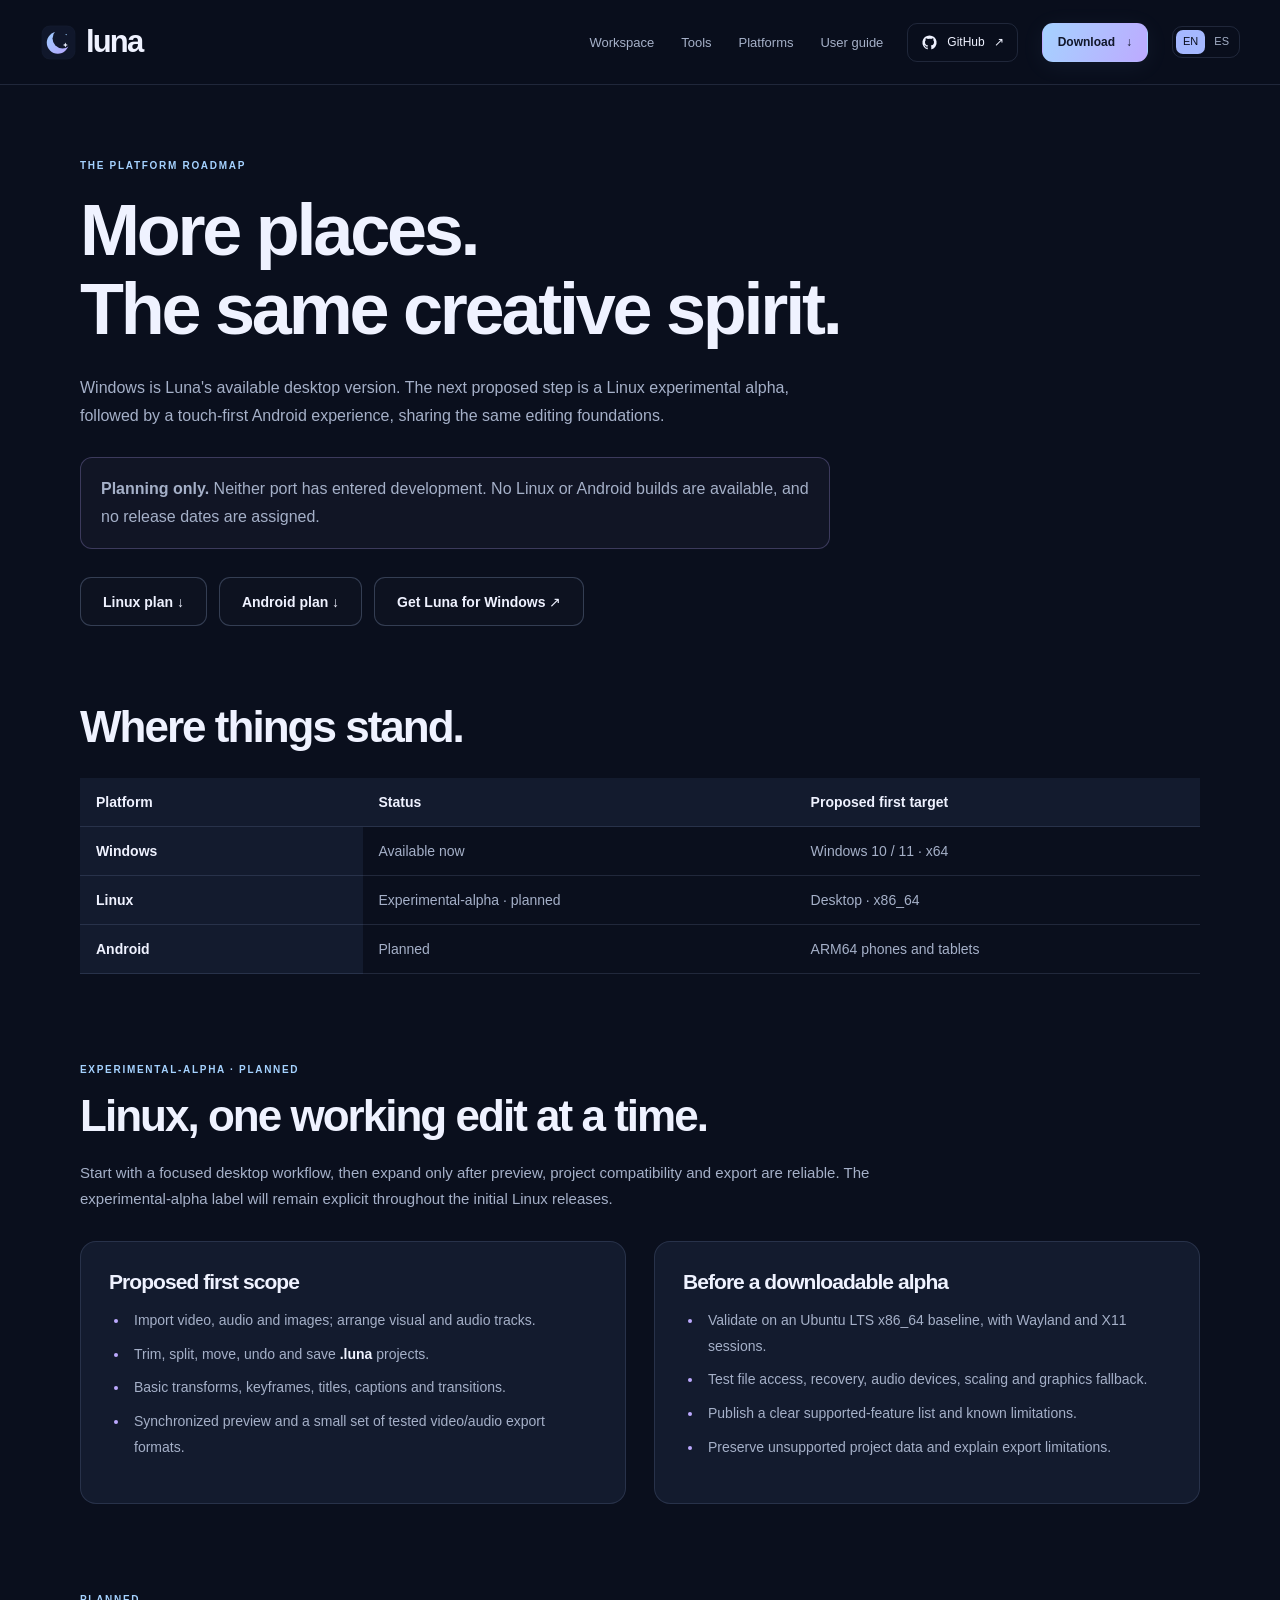
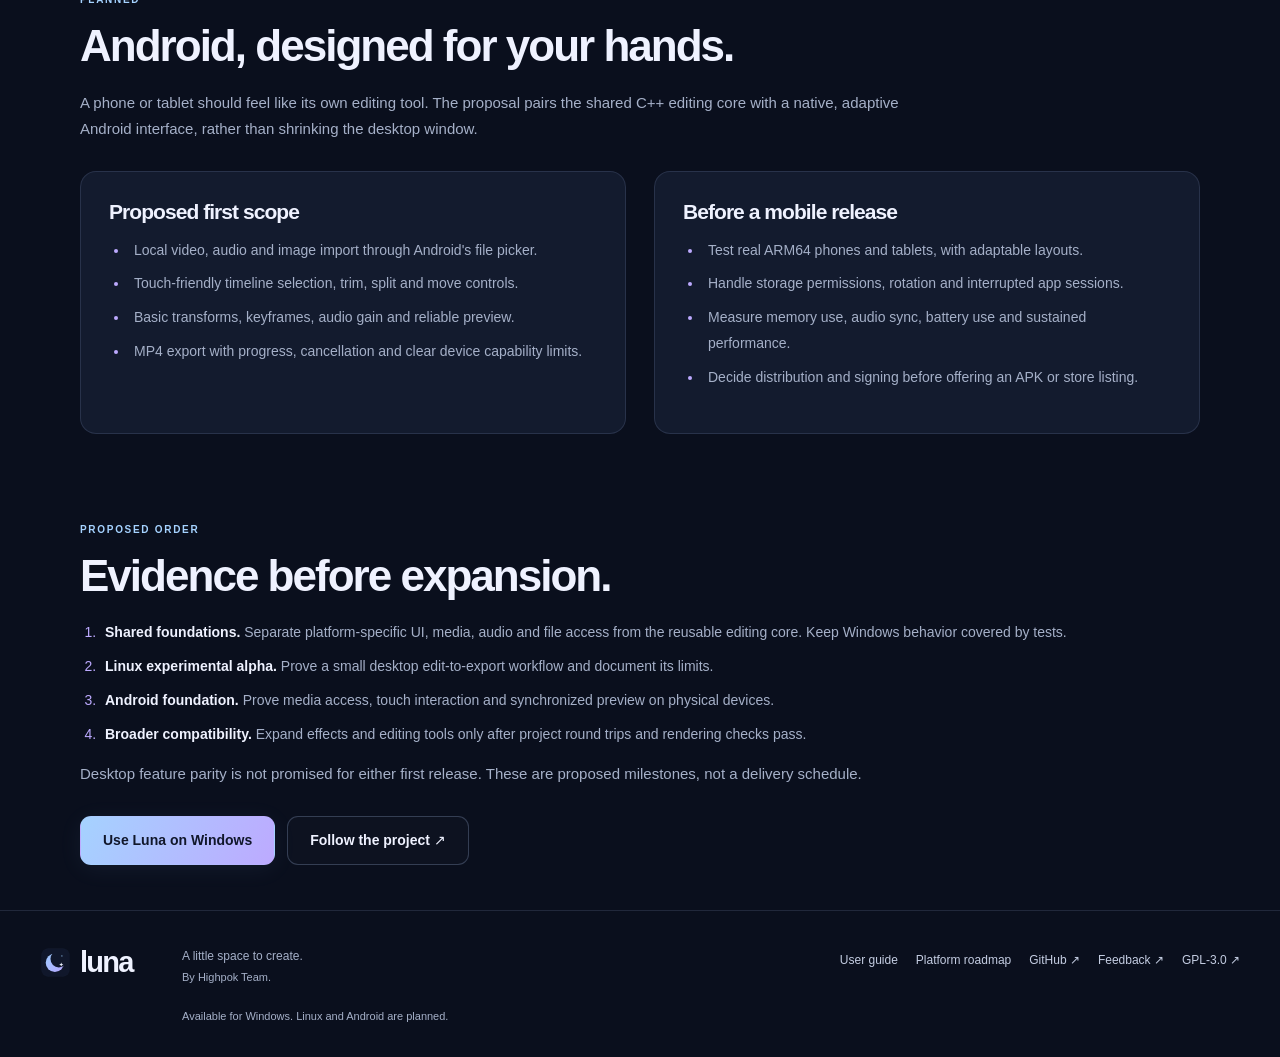
<file: website/platforms.html>
<!doctype html>
<html lang="en">
<head><script src="language.js" defer></script>
  <meta charset="utf-8"><meta name="viewport" content="width=device-width, initial-scale=1">
  <meta name="theme-color" content="#0b1020">
  <meta name="description" content="Luna's proposed platform roadmap: Windows available now, Linux planned as an experimental alpha, and Android planned for phones and tablets. No port releases yet.">
  <link rel="canonical" href="https://badpigstudios.github.io/LunaEditor/platforms.html">
  <link rel="icon" type="image/svg+xml" href="assets/luna.svg"><link rel="stylesheet" href="styles.css">
  <title>Luna platform roadmap — Linux &amp; Android plans</title><link rel="alternate" hreflang="en" href="https://badpigstudios.github.io/LunaEditor/platforms.html"><link rel="alternate" hreflang="es" href="https://badpigstudios.github.io/LunaEditor/es/platforms.html"><link rel="alternate" hreflang="x-default" href="https://badpigstudios.github.io/LunaEditor/platforms.html"></head>
<body class="roadmap">
  <a class="skip-link" href="#main">Skip to content</a>
    <header class="header">
      <a class="wordmark" href="index.html" aria-label="Luna home">
        <img src="assets/luna.svg" alt="" width="37" height="37">
        <span>luna</span>
      </a>
      <nav aria-label="Main navigation">
        <a href="index.html#workspace">Workspace</a>
        <a href="index.html#tools">Tools</a>
        <a href="index.html#platforms">Platforms</a>
        <a href="user-guide.html">User guide</a>
      </nav>
      <a class="nav-github" href="https://github.com/BadpigStudios/LunaEditor" aria-label="Luna project on GitHub">
        <svg viewBox="0 0 24 24" aria-hidden="true">
          <path d="M12 2a10 10 0 0 0-3.16 19.49c.5.09.68-.22.68-.48v-1.86c-2.78.6-3.37-1.18-3.37-1.18-.45-1.16-1.11-1.47-1.11-1.47-.91-.62.07-.61.07-.61 1 .07 1.53 1.03 1.53 1.03.9 1.53 2.35 1.09 2.92.83.09-.65.35-1.09.64-1.34-2.22-.25-4.56-1.11-4.56-4.94 0-1.09.39-1.98 1.03-2.68-.1-.25-.45-1.27.1-2.65 0 0 .84-.27 2.75 1.03A9.58 9.58 0 0 1 12 6.83c.85 0 1.71.11 2.51.34 1.91-1.3 2.75-1.03 2.75-1.03.55 1.38.2 2.4.1 2.65.64.7 1.03 1.59 1.03 2.68 0 3.84-2.34 4.68-4.57 4.93.36.31.68.92.68 1.85v2.76c0 .27.18.58.69.48A10 10 0 0 0 12 2Z"/>
        </svg>
        <span>GitHub</span>
        <span aria-hidden="true">↗</span>
      </a>
      <a class="button primary nav-download" href="index.html#download">Download <span aria-hidden="true">↓</span></a><!-- language:start --><nav class="language-switch" aria-label="Language"><a href="platforms.html" lang="en" hreflang="en" data-language="en" title="English" aria-current="true">EN</a><a href="es/platforms.html" lang="es" hreflang="es" data-language="es" title="Español">ES</a></nav><!-- language:end --></header>
  <main id="main">
    <section class="roadmap-hero" aria-labelledby="roadmap-title">
      <span class="eyebrow">THE PLATFORM ROADMAP</span>
      <h1 id="roadmap-title">More places.<br>The same creative spirit.</h1>
      <p>Windows is Luna's available desktop version. The next proposed step is a Linux experimental alpha, followed by a touch-first Android experience, sharing the same editing foundations.</p>
      <p class="roadmap-notice"><strong>Planning only.</strong> Neither port has entered development. No Linux or Android builds are available, and no release dates are assigned.</p>
      <nav class="roadmap-nav" aria-label="Platform plans"><a class="button secondary" href="#linux">Linux plan ↓</a><a class="button secondary" href="#android">Android plan ↓</a><a class="button secondary" href="index.html#download">Get Luna for Windows ↗</a></nav>
    </section>
    <section class="roadmap-section" aria-labelledby="availability-title">
      <h2 id="availability-title">Where things stand.</h2>
      <div class="roadmap-table"><table><thead><tr><th scope="col">Platform</th><th scope="col">Status</th><th scope="col">Proposed first target</th></tr></thead><tbody>
        <tr><th scope="row">Windows</th><td>Available now</td><td>Windows 10 / 11 · x64</td></tr>
        <tr><th scope="row">Linux</th><td>Experimental-alpha · planned</td><td>Desktop · x86_64</td></tr>
        <tr><th scope="row">Android</th><td>Planned</td><td>ARM64 phones and tablets</td></tr>
      </tbody></table></div>
    </section>
    <section class="roadmap-section" id="linux" aria-labelledby="linux-title">
      <span class="eyebrow">EXPERIMENTAL-ALPHA · PLANNED</span><h2 id="linux-title">Linux, one working edit at a time.</h2>
      <p>Start with a focused desktop workflow, then expand only after preview, project compatibility and export are reliable. The experimental-alpha label will remain explicit throughout the initial Linux releases.</p>
      <div class="roadmap-columns"><div><h3>Proposed first scope</h3><ul>
        <li>Import video, audio and images; arrange visual and audio tracks.</li>
        <li>Trim, split, move, undo and save <strong>.luna</strong> projects.</li>
        <li>Basic transforms, keyframes, titles, captions and transitions.</li>
        <li>Synchronized preview and a small set of tested video/audio export formats.</li>
      </ul></div><div><h3>Before a downloadable alpha</h3><ul>
        <li>Validate on an Ubuntu LTS x86_64 baseline, with Wayland and X11 sessions.</li>
        <li>Test file access, recovery, audio devices, scaling and graphics fallback.</li>
        <li>Publish a clear supported-feature list and known limitations.</li>
        <li>Preserve unsupported project data and explain export limitations.</li>
      </ul></div></div>
    </section>
    <section class="roadmap-section" id="android" aria-labelledby="android-title">
      <span class="eyebrow">PLANNED</span><h2 id="android-title">Android, designed for your hands.</h2>
      <p>A phone or tablet should feel like its own editing tool. The proposal pairs the shared C++ editing core with a native, adaptive Android interface, rather than shrinking the desktop window.</p>
      <div class="roadmap-columns"><div><h3>Proposed first scope</h3><ul>
        <li>Local video, audio and image import through Android's file picker.</li>
        <li>Touch-friendly timeline selection, trim, split and move controls.</li>
        <li>Basic transforms, keyframes, audio gain and reliable preview.</li>
        <li>MP4 export with progress, cancellation and clear device capability limits.</li>
      </ul></div><div><h3>Before a mobile release</h3><ul>
        <li>Test real ARM64 phones and tablets, with adaptable layouts.</li>
        <li>Handle storage permissions, rotation and interrupted app sessions.</li>
        <li>Measure memory use, audio sync, battery use and sustained performance.</li>
        <li>Decide distribution and signing before offering an APK or store listing.</li>
      </ul></div></div>
    </section>
    <section class="roadmap-section" aria-labelledby="phases-title">
      <span class="eyebrow">PROPOSED ORDER</span><h2 id="phases-title">Evidence before expansion.</h2>
      <ol><li><strong>Shared foundations.</strong> Separate platform-specific UI, media, audio and file access from the reusable editing core. Keep Windows behavior covered by tests.</li>
      <li><strong>Linux experimental alpha.</strong> Prove a small desktop edit-to-export workflow and document its limits.</li>
      <li><strong>Android foundation.</strong> Prove media access, touch interaction and synchronized preview on physical devices.</li>
      <li><strong>Broader compatibility.</strong> Expand effects and editing tools only after project round trips and rendering checks pass.</li></ol>
      <p>Desktop feature parity is not promised for either first release. These are proposed milestones, not a delivery schedule.</p>
      <nav class="roadmap-nav" aria-label="Roadmap next steps"><a class="button primary" href="index.html#download">Use Luna on Windows</a><a class="button secondary" href="https://github.com/BadpigStudios/LunaEditor">Follow the project ↗</a></nav>
    </section>
  </main>
    <footer class="footer">
      <a class="wordmark" href="index.html" aria-label="Luna home">
        <img src="assets/luna.svg" width="31" height="31" alt="">
        <span>luna</span>
      </a>
      <p>A little space to create.<br>
        <span>By Highpok Team.</span>
      </p>
      <div>
        <a href="user-guide.html">User guide</a>
        <a href="platforms.html">Platform roadmap</a>
        <a href="https://github.com/BadpigStudios/LunaEditor">GitHub ↗</a>
        <a href="https://github.com/BadpigStudios/LunaEditor/issues">Feedback ↗</a>
        <a href="https://github.com/BadpigStudios/LunaEditor/blob/main/LICENSE">GPL-3.0 ↗</a>
      </div>
      <span class="footer-note">Available for Windows. Linux and Android are planned.</span>
    </footer>
</body>
</html>
</file>
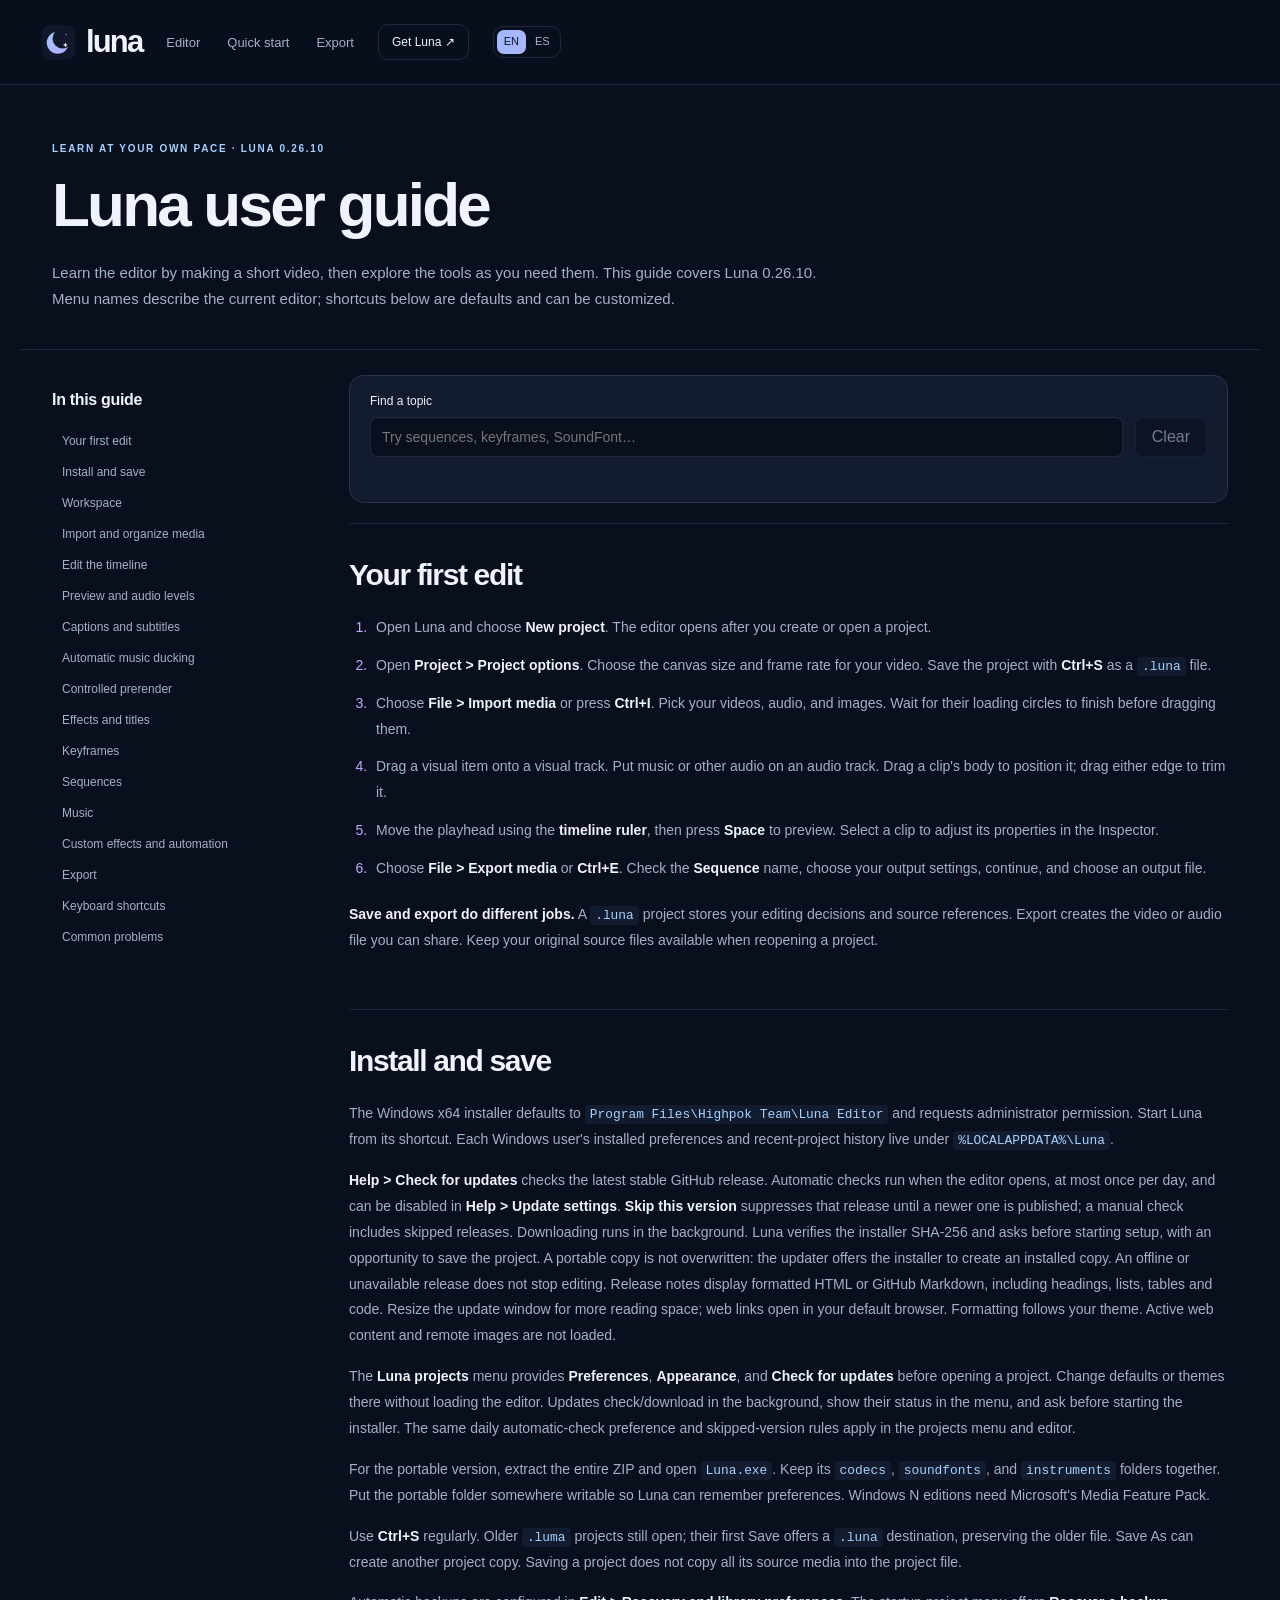
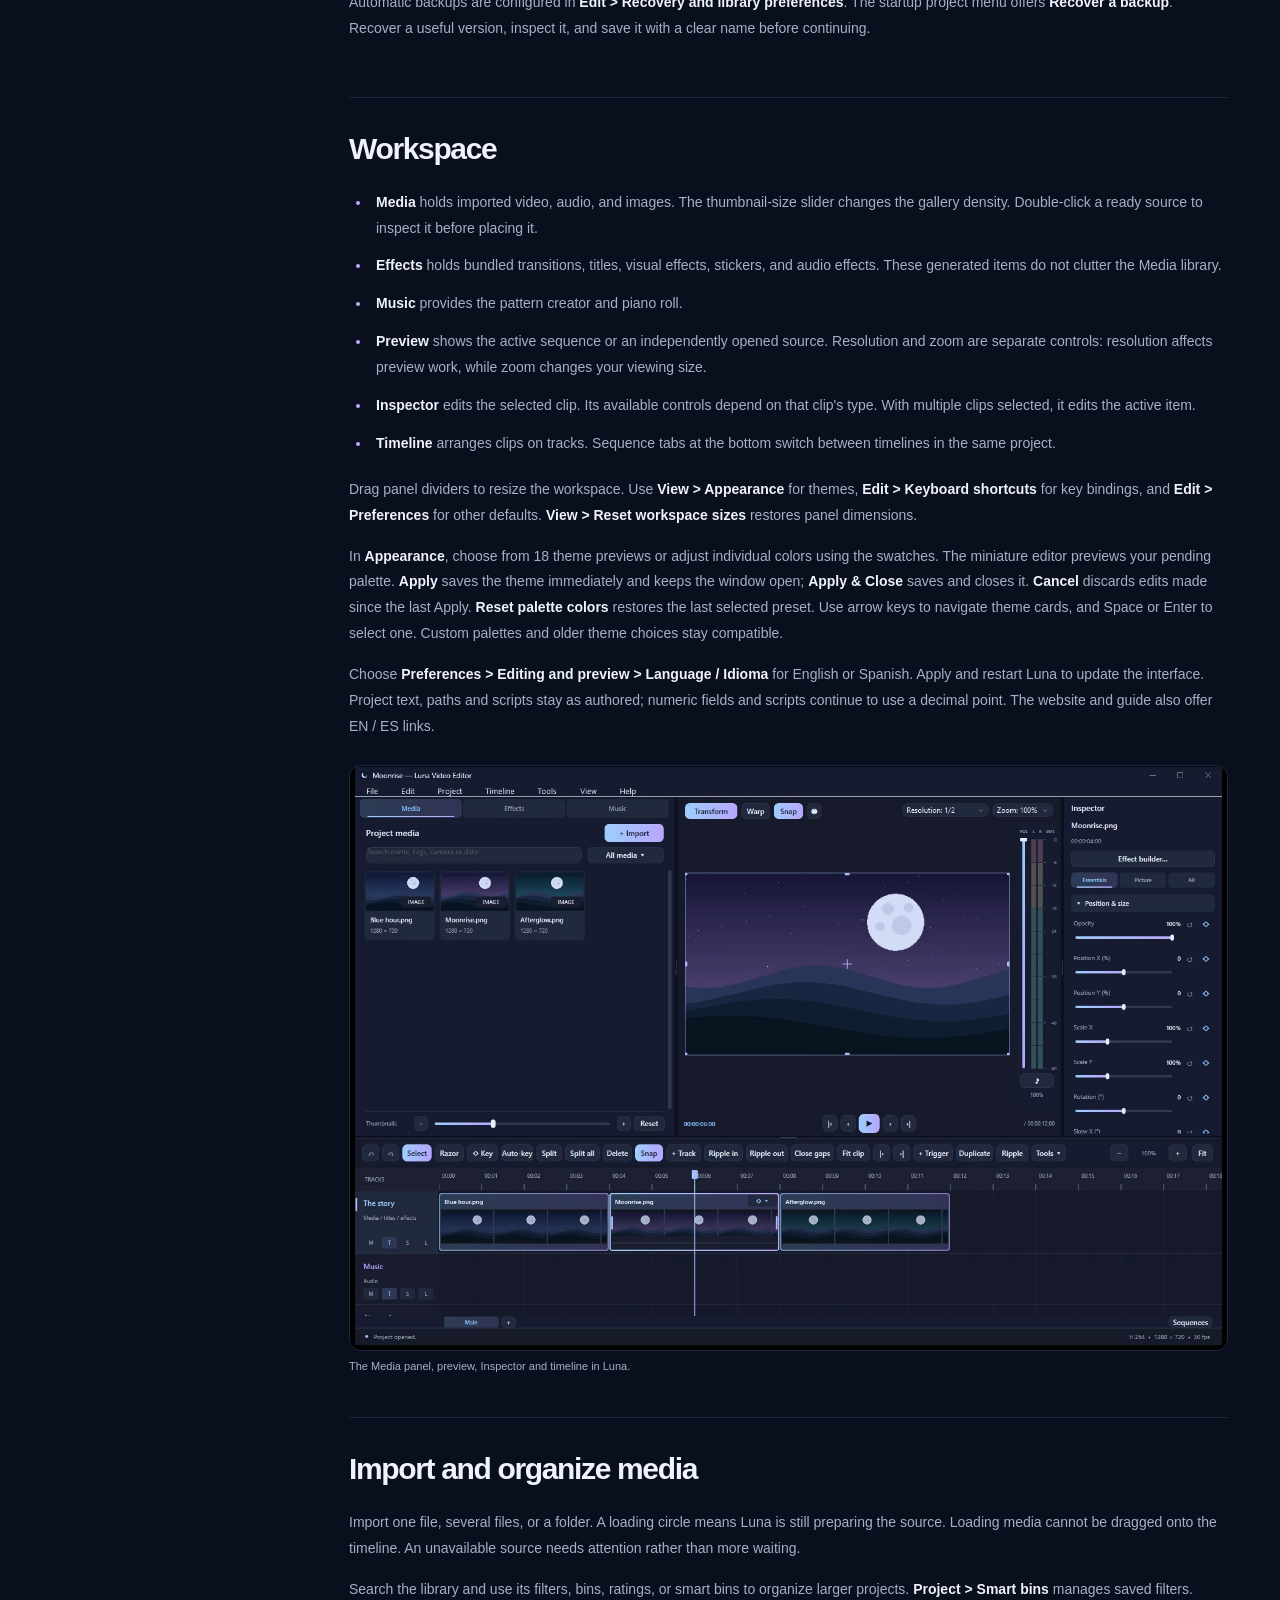
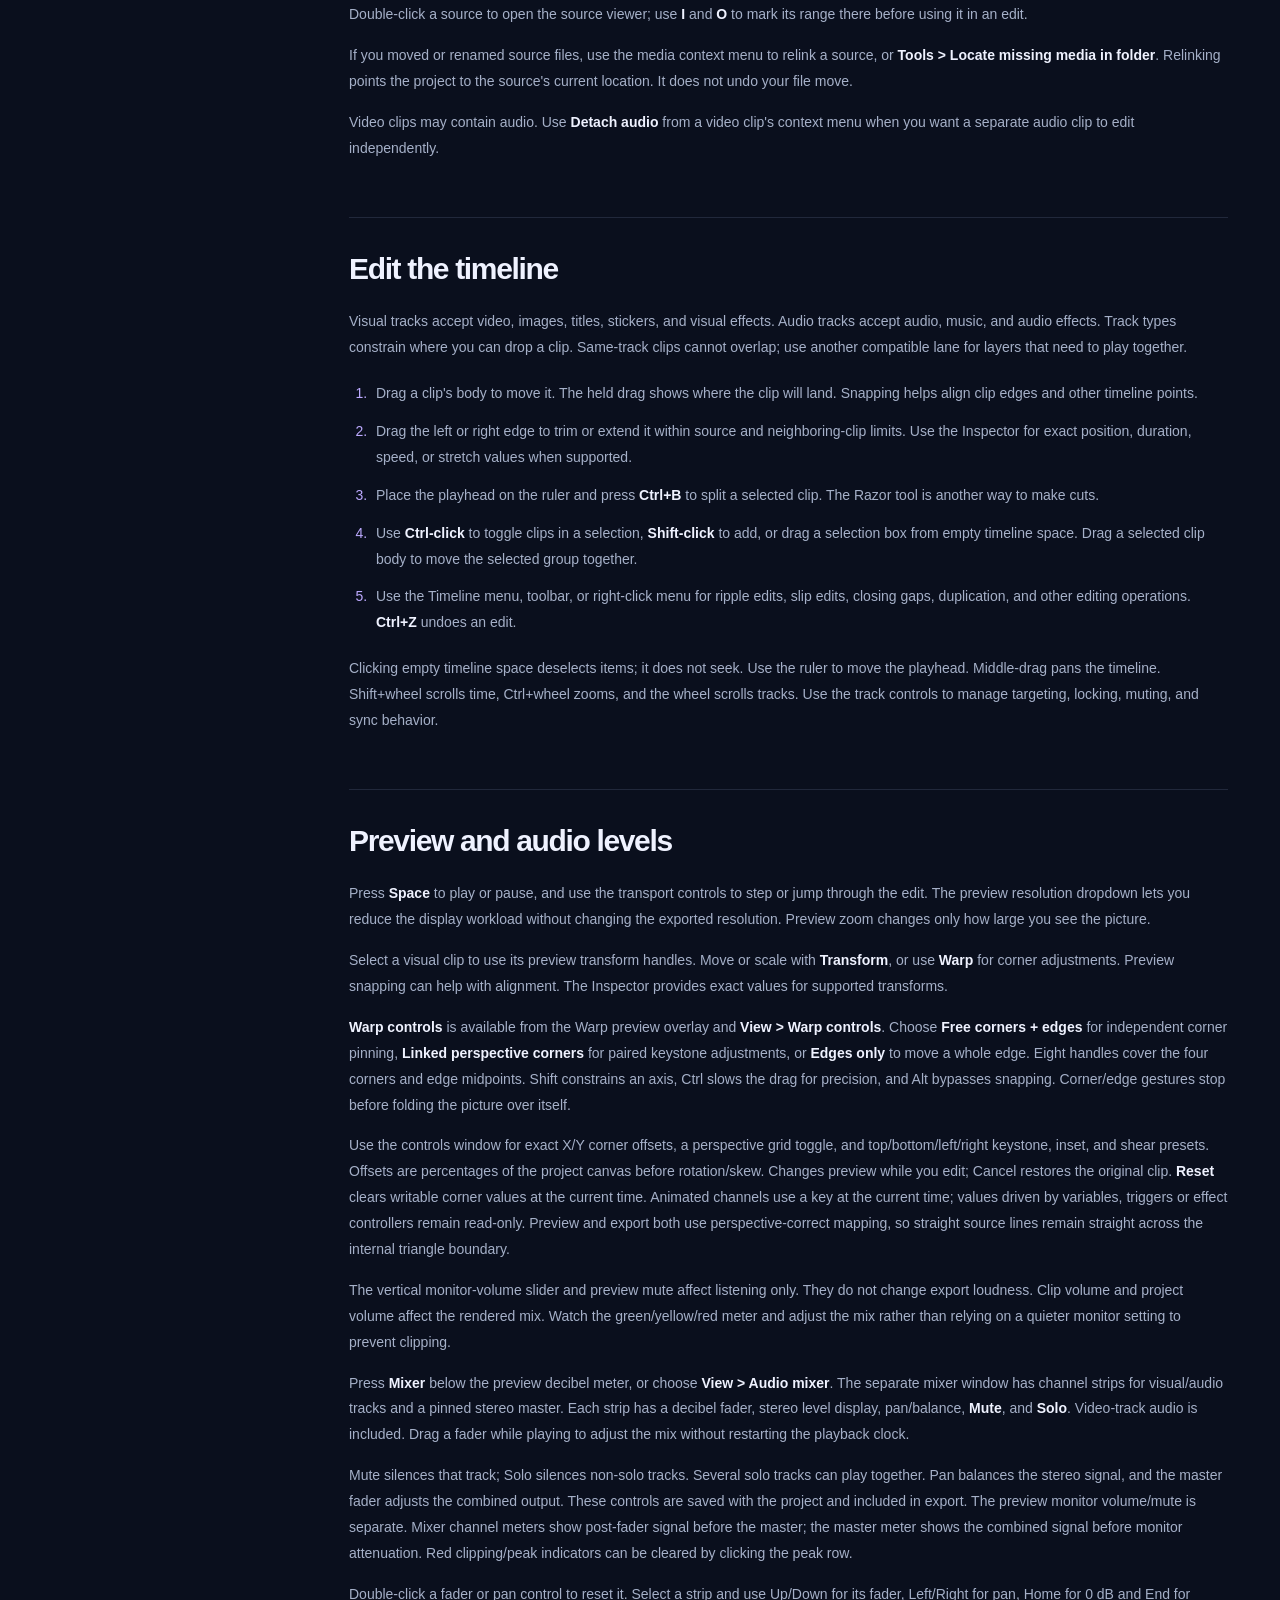
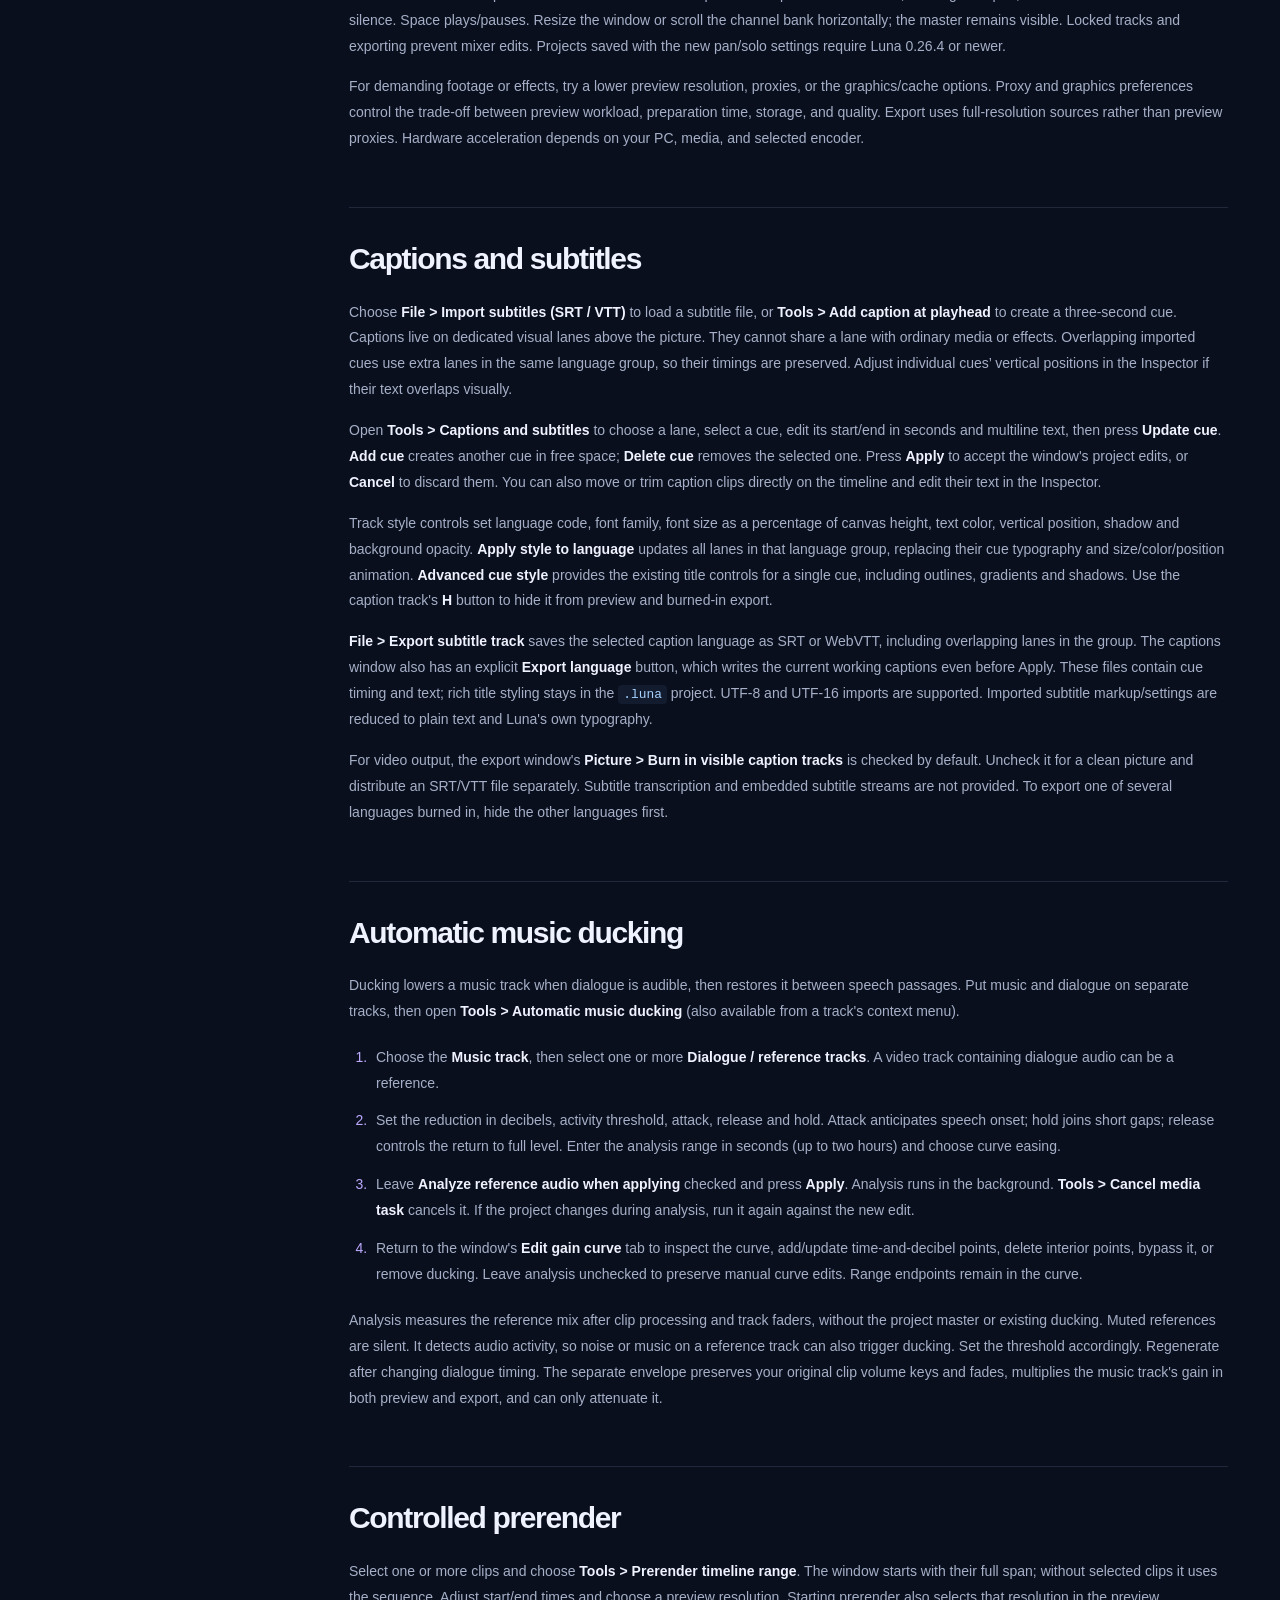
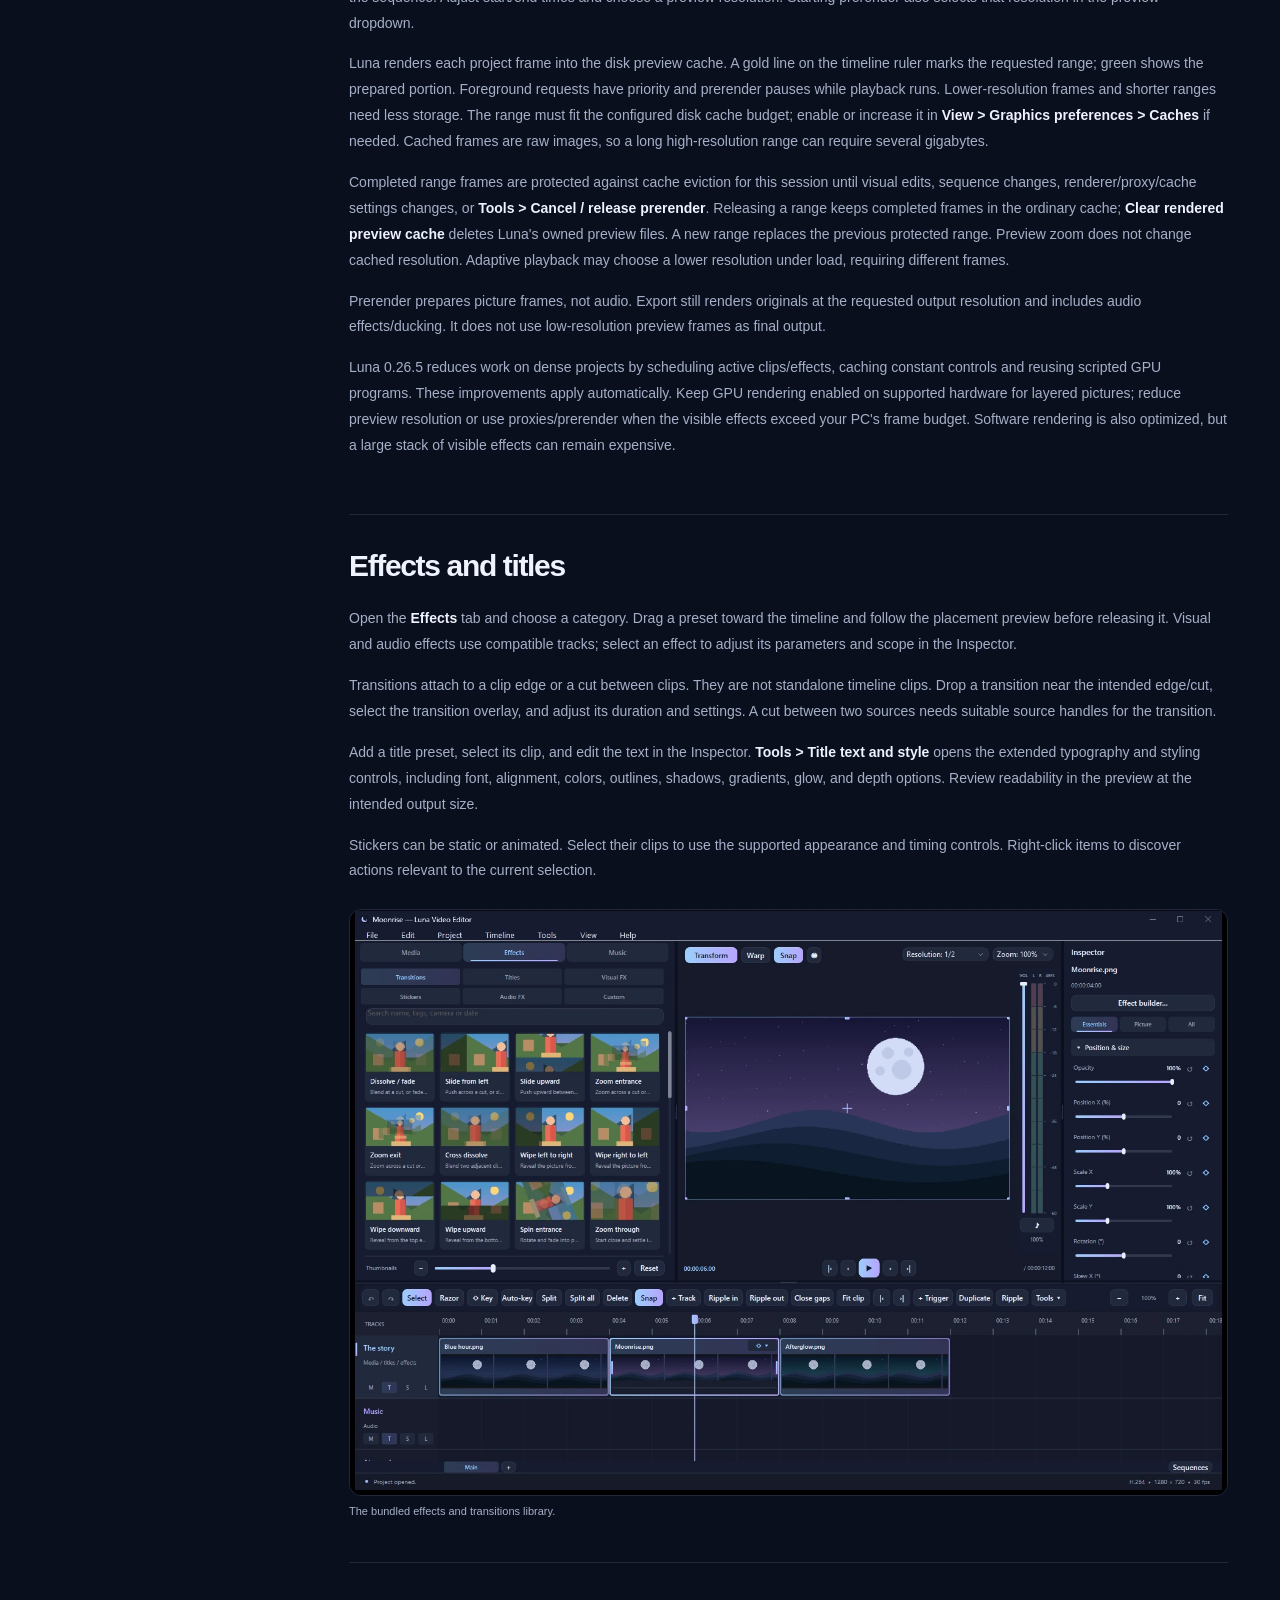
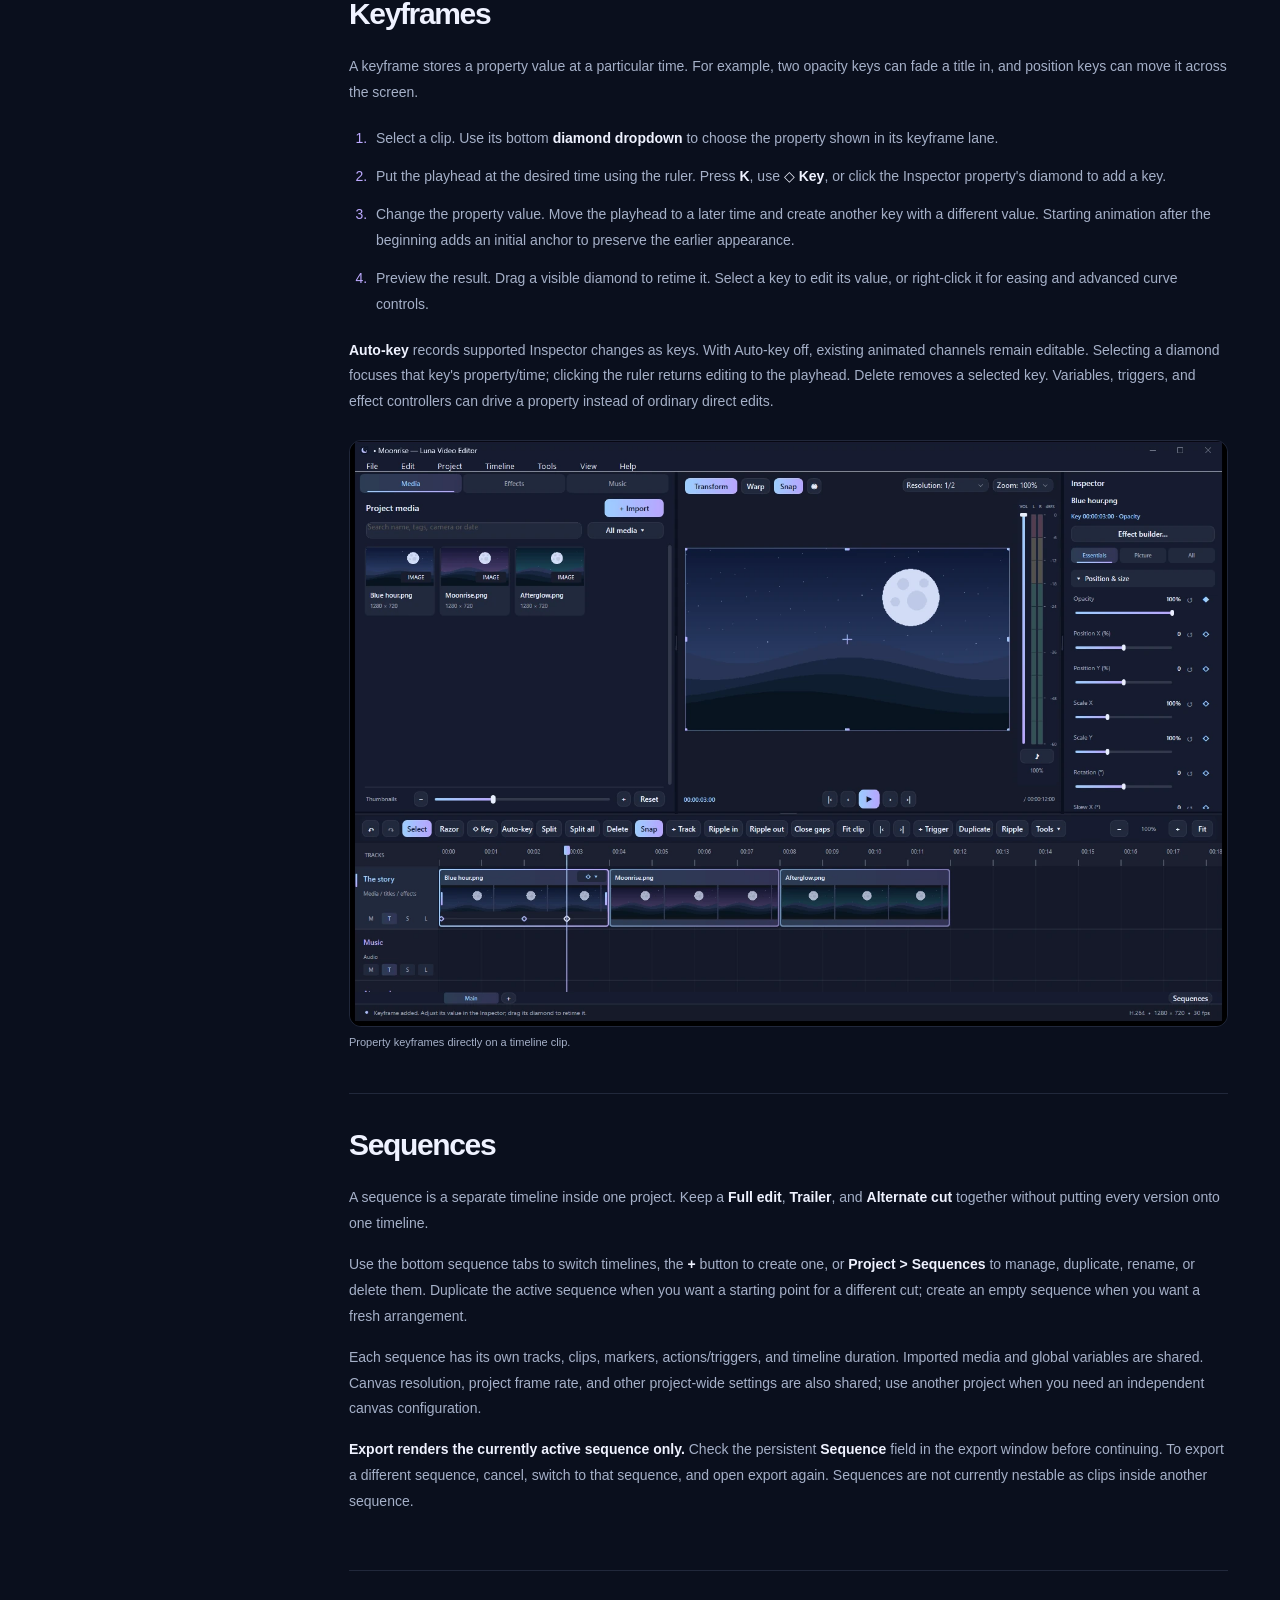
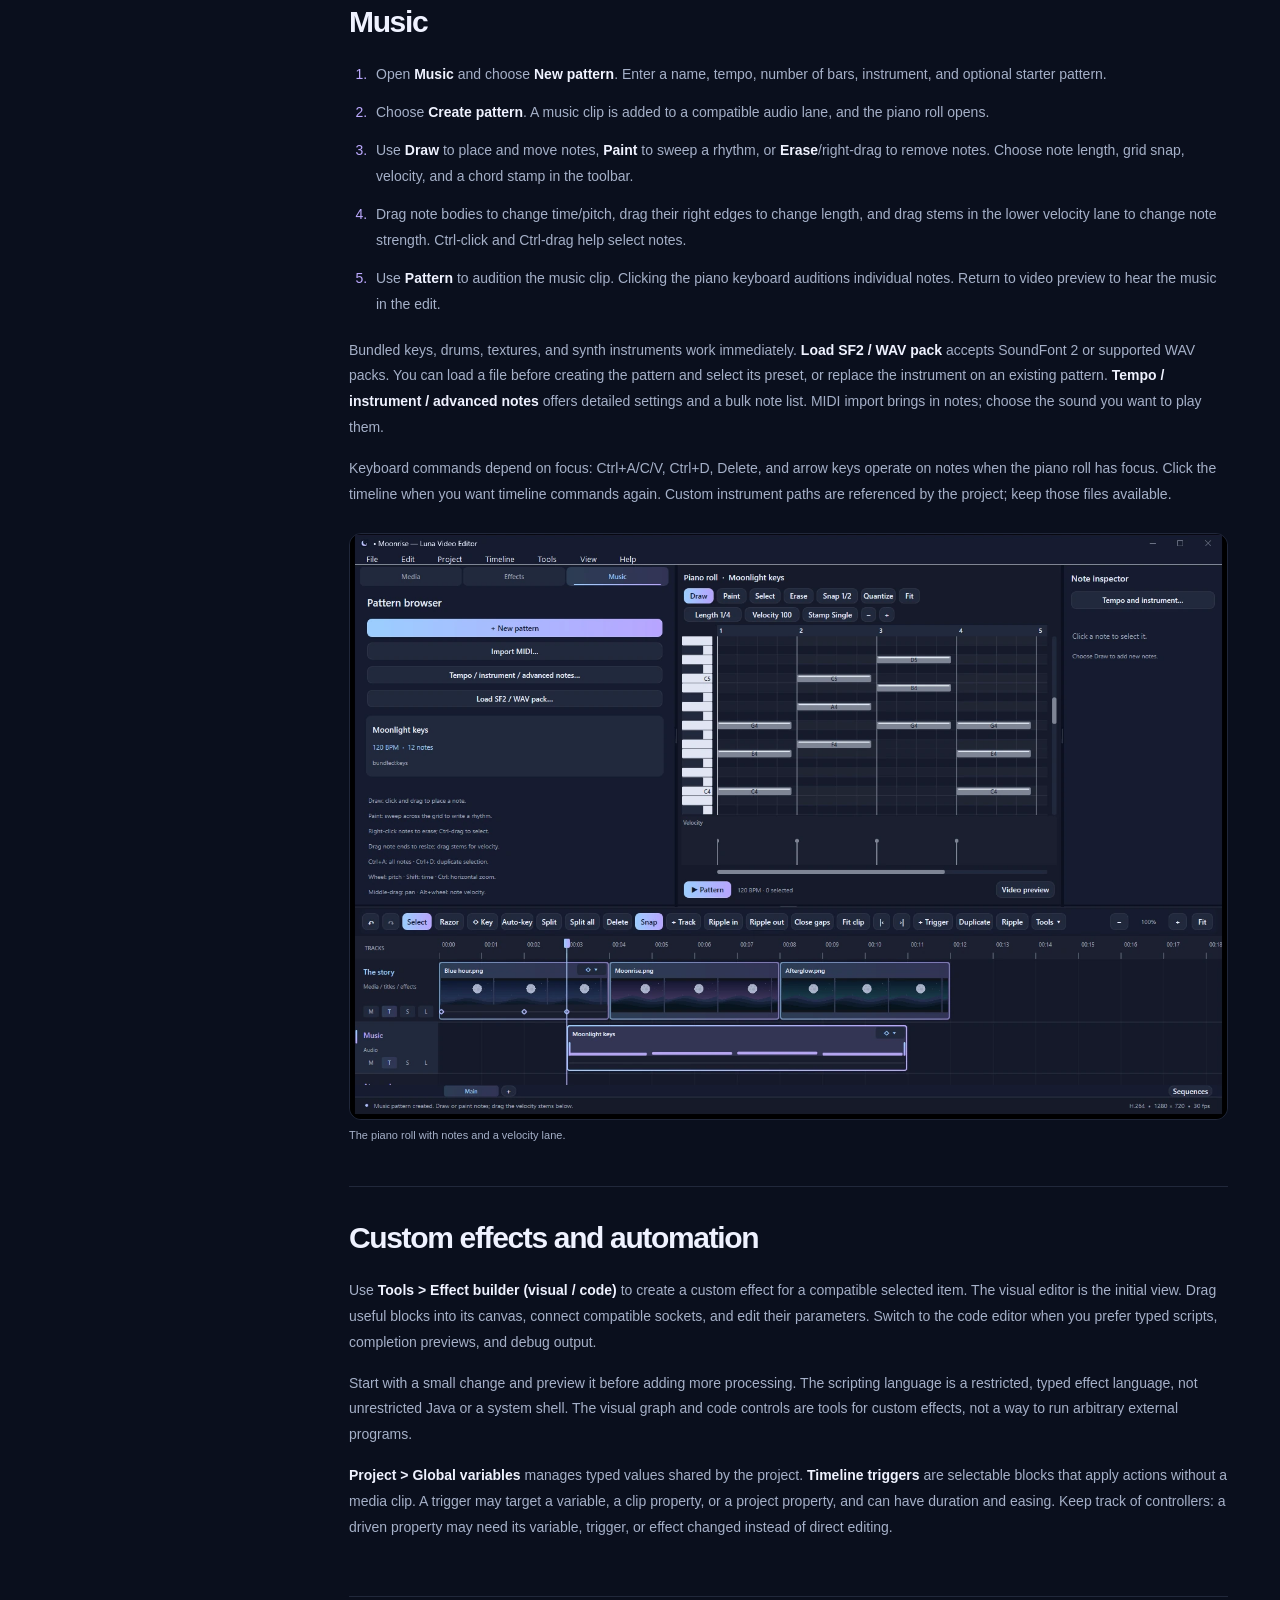
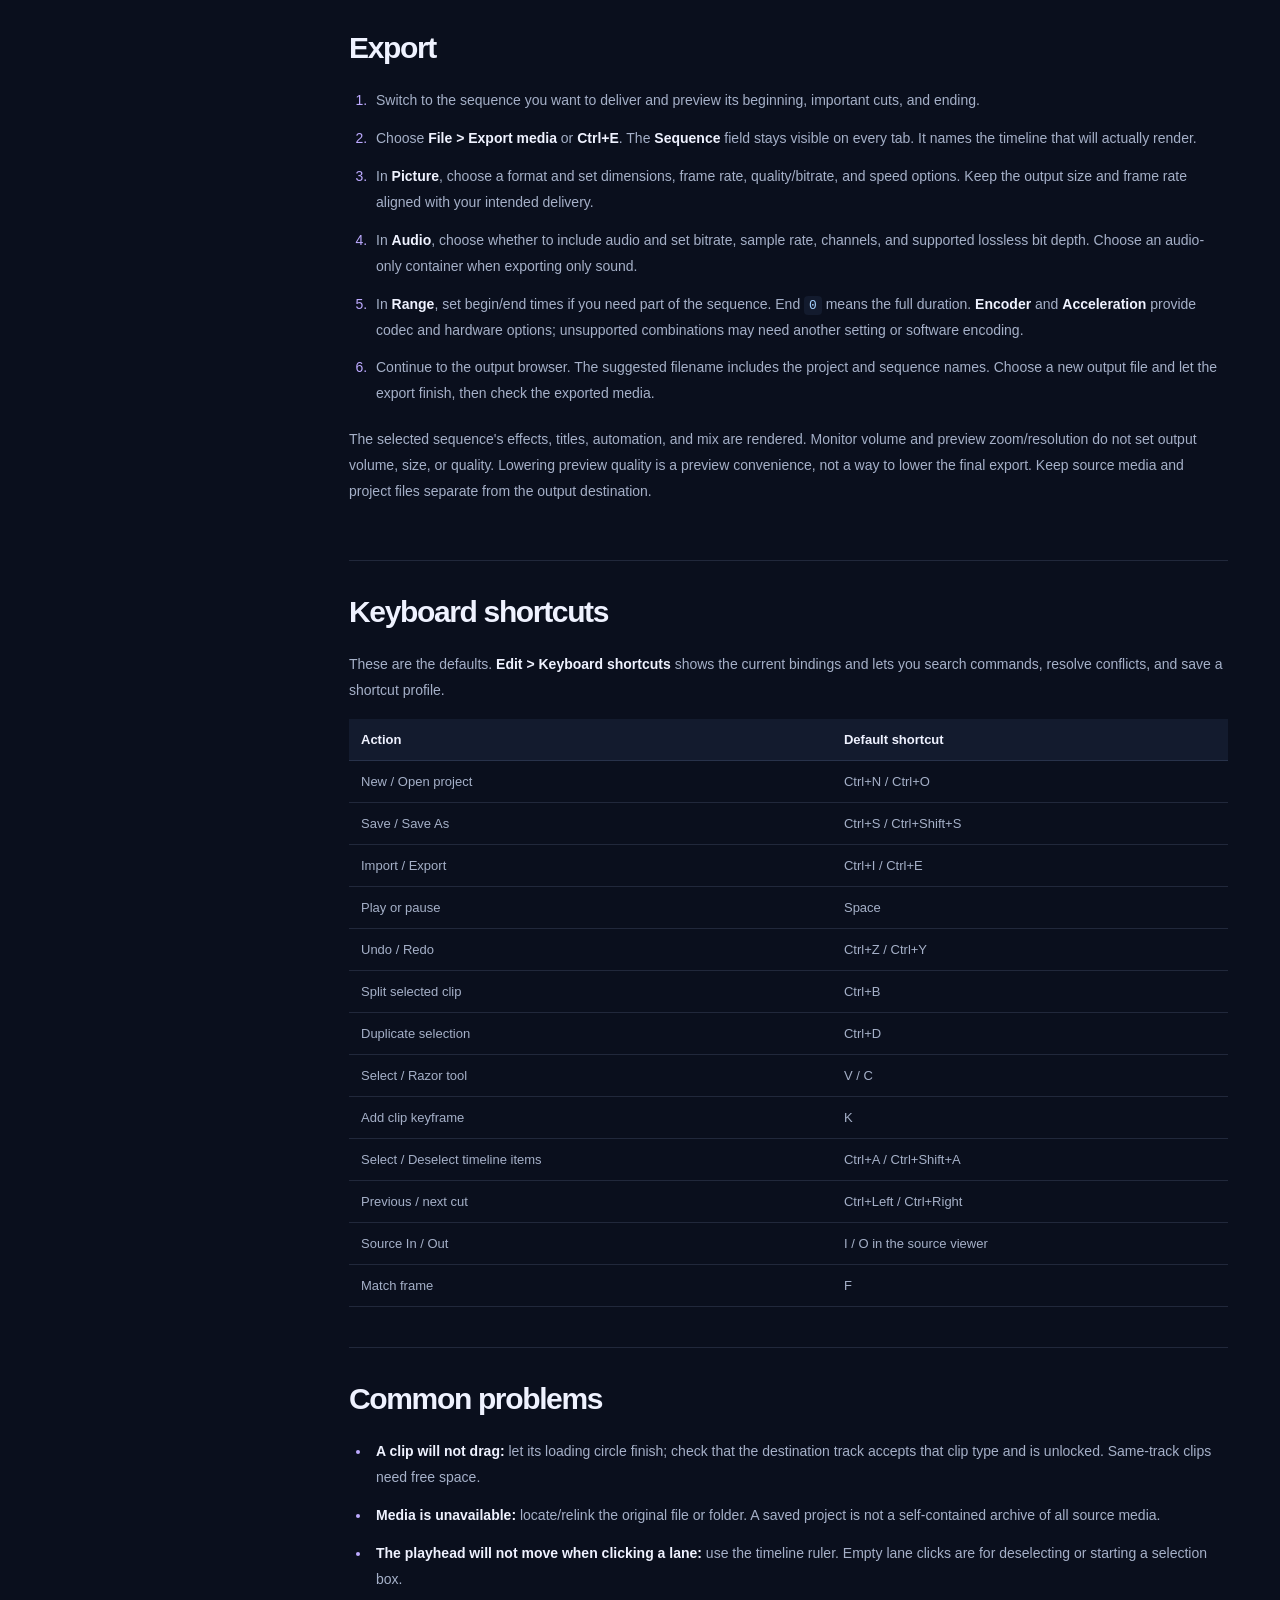
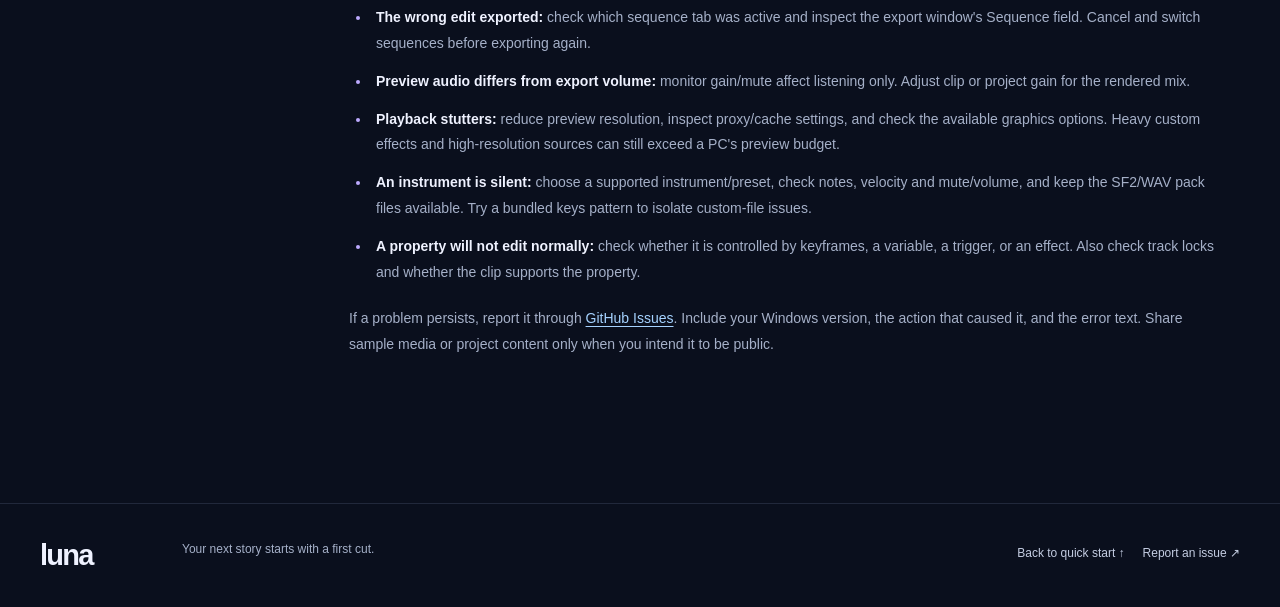
<file: website/user-guide.html>
<!doctype html>
<html lang="en">
<head><script src="language.js" defer></script>
  <meta charset="utf-8">
  <meta name="viewport" content="width=device-width, initial-scale=1">
  <meta name="theme-color" content="#0b1020">
  <meta name="description" content="Learn Luna: your first edit, timeline tools, effects, keyframes, sequences, music, scripts and sequence-aware export.">
  <link rel="canonical" href="https://badpigstudios.github.io/LunaEditor/user-guide.html">
  <title>Luna user guide — From first edit to export</title>
  <link rel="stylesheet" href="styles.css"><link rel="stylesheet" href="guide.css">
<link rel="alternate" hreflang="en" href="https://badpigstudios.github.io/LunaEditor/user-guide.html"><link rel="alternate" hreflang="es" href="https://badpigstudios.github.io/LunaEditor/es/user-guide.html"><link rel="alternate" hreflang="x-default" href="https://badpigstudios.github.io/LunaEditor/user-guide.html"></head>
<body>
  <a class="skip-link" href="#guide-content">Skip to guide</a>
  <header class="header guide-header">
    <a class="wordmark" href="index.html" aria-label="Luna home"><img src="assets/luna.svg" width="37" height="37" alt=""><span>luna</span></a>
    <nav aria-label="Guide navigation"><a href="index.html">Editor</a><a href="#your-first-edit">Quick start</a><a href="#export">Export</a></nav>
    <a class="nav-github" href="https://badpigstudios.github.io/LunaEditor/#download">Get Luna ↗</a>
  <!-- language:start --><nav class="language-switch" aria-label="Language"><a href="user-guide.html" lang="en" hreflang="en" data-language="en" title="English" aria-current="true">EN</a><a href="es/user-guide.html" lang="es" hreflang="es" data-language="es" title="Español">ES</a></nav><!-- language:end --></header>
  <div class="guide-hero"><span class="eyebrow">LEARN AT YOUR OWN PACE · LUNA 0.26.10</span><h1>Luna user guide</h1><p>Learn the editor by making a short video, then explore the tools as you need them. This guide covers Luna 0.26.10. Menu names describe the current editor; shortcuts below are defaults and can be customized.</p></div>
  <div class="guide-layout">
    <aside class="guide-sidebar"><h2>In this guide</h2><nav aria-label="Guide contents"><a href="#your-first-edit" data-guide-link>Your first edit</a>
<a href="#install-and-save" data-guide-link>Install and save</a>
<a href="#workspace" data-guide-link>Workspace</a>
<a href="#import-and-organize-media" data-guide-link>Import and organize media</a>
<a href="#edit-the-timeline" data-guide-link>Edit the timeline</a>
<a href="#preview-and-audio-levels" data-guide-link>Preview and audio levels</a>
<a href="#captions-and-subtitles" data-guide-link>Captions and subtitles</a>
<a href="#automatic-music-ducking" data-guide-link>Automatic music ducking</a>
<a href="#controlled-prerender" data-guide-link>Controlled prerender</a>
<a href="#effects-and-titles" data-guide-link>Effects and titles</a>
<a href="#keyframes" data-guide-link>Keyframes</a>
<a href="#sequences" data-guide-link>Sequences</a>
<a href="#music" data-guide-link>Music</a>
<a href="#custom-effects-and-automation" data-guide-link>Custom effects and automation</a>
<a href="#export" data-guide-link>Export</a>
<a href="#keyboard-shortcuts" data-guide-link>Keyboard shortcuts</a>
<a href="#common-problems" data-guide-link>Common problems</a></nav></aside>
    <main id="guide-content">
      <form class="guide-search" role="search" onsubmit="return false">
        <label for="guide-search">Find a topic</label>
        <div class="guide-search-row"><input id="guide-search" type="search" placeholder="Try sequences, keyframes, SoundFont…" autocomplete="off"><button id="guide-clear" type="button" disabled>Clear</button></div>
        <span id="guide-results" role="status" aria-live="polite"></span>
      </form>
      <p id="guide-empty" hidden>No matching section. Try another word or clear the search.</p>
      <section class="guide-section" id="your-first-edit"><h2>Your first edit</h2>
<ol>
<li>Open Luna and choose <strong>New project</strong>. The editor opens after you create or open a project.</li>
<li>Open <strong>Project &gt; Project options</strong>. Choose the canvas size and frame rate for your video. Save the project with <strong>Ctrl+S</strong> as a <code>.luna</code> file.</li>
<li>Choose <strong>File &gt; Import media</strong> or press <strong>Ctrl+I</strong>. Pick your videos, audio, and images. Wait for their loading circles to finish before dragging them.</li>
<li>Drag a visual item onto a visual track. Put music or other audio on an audio track. Drag a clip&#x27;s body to position it; drag either edge to trim it.</li>
<li>Move the playhead using the <strong>timeline ruler</strong>, then press <strong>Space</strong> to preview. Select a clip to adjust its properties in the Inspector.</li>
<li>Choose <strong>File &gt; Export media</strong> or <strong>Ctrl+E</strong>. Check the <strong>Sequence</strong> name, choose your output settings, continue, and choose an output file.</li>
</ol>
<p><strong>Save and export do different jobs.</strong> A <code>.luna</code> project stores your editing decisions and source references. Export creates the video or audio file you can share. Keep your original source files available when reopening a project.</p>
</section><section class="guide-section" id="install-and-save"><h2>Install and save</h2>
<p>The Windows x64 installer defaults to <code>Program Files\Highpok Team\Luna Editor</code> and requests administrator permission. Start Luna from its shortcut. Each Windows user&#x27;s installed preferences and recent-project history live under <code>%LOCALAPPDATA%\Luna</code>.</p>
<p><strong>Help &gt; Check for updates</strong> checks the latest stable GitHub release. Automatic checks run when the editor opens, at most once per day, and can be disabled in <strong>Help &gt; Update settings</strong>. <strong>Skip this version</strong> suppresses that release until a newer one is published; a manual check includes skipped releases. Downloading runs in the background. Luna verifies the installer SHA-256 and asks before starting setup, with an opportunity to save the project. A portable copy is not overwritten: the updater offers the installer to create an installed copy. An offline or unavailable release does not stop editing. Release notes display formatted HTML or GitHub Markdown, including headings, lists, tables and code. Resize the update window for more reading space; web links open in your default browser. Formatting follows your theme. Active web content and remote images are not loaded.</p>
<p>The <strong>Luna projects</strong> menu provides <strong>Preferences</strong>, <strong>Appearance</strong>, and <strong>Check for updates</strong> before opening a project. Change defaults or themes there without loading the editor. Updates check/download in the background, show their status in the menu, and ask before starting the installer. The same daily automatic-check preference and skipped-version rules apply in the projects menu and editor.</p>
<p>For the portable version, extract the entire ZIP and open <code>Luna.exe</code>. Keep its <code>codecs</code>, <code>soundfonts</code>, and <code>instruments</code> folders together. Put the portable folder somewhere writable so Luna can remember preferences. Windows N editions need Microsoft&#x27;s Media Feature Pack.</p>
<p>Use <strong>Ctrl+S</strong> regularly. Older <code>.luma</code> projects still open; their first Save offers a <code>.luna</code> destination, preserving the older file. Save As can create another project copy. Saving a project does not copy all its source media into the project file.</p>
<p>Automatic backups are configured in <strong>Edit &gt; Recovery and library preferences</strong>. The startup project menu offers <strong>Recover a backup</strong>. Recover a useful version, inspect it, and save it with a clear name before continuing.</p>
</section><section class="guide-section" id="workspace"><h2>Workspace</h2>
<ul>
<li><strong>Media</strong> holds imported video, audio, and images. The thumbnail-size slider changes the gallery density. Double-click a ready source to inspect it before placing it.</li>
<li><strong>Effects</strong> holds bundled transitions, titles, visual effects, stickers, and audio effects. These generated items do not clutter the Media library.</li>
<li><strong>Music</strong> provides the pattern creator and piano roll.</li>
<li><strong>Preview</strong> shows the active sequence or an independently opened source. Resolution and zoom are separate controls: resolution affects preview work, while zoom changes your viewing size.</li>
<li><strong>Inspector</strong> edits the selected clip. Its available controls depend on that clip&#x27;s type. With multiple clips selected, it edits the active item.</li>
<li><strong>Timeline</strong> arranges clips on tracks. Sequence tabs at the bottom switch between timelines in the same project.</li>
</ul>
<p>Drag panel dividers to resize the workspace. Use <strong>View &gt; Appearance</strong> for themes, <strong>Edit &gt; Keyboard shortcuts</strong> for key bindings, and <strong>Edit &gt; Preferences</strong> for other defaults. <strong>View &gt; Reset workspace sizes</strong> restores panel dimensions.</p>
<p>In <strong>Appearance</strong>, choose from 18 theme previews or adjust individual colors using the swatches. The miniature editor previews your pending palette. <strong>Apply</strong> saves the theme immediately and keeps the window open; <strong>Apply &amp; Close</strong> saves and closes it. <strong>Cancel</strong> discards edits made since the last Apply. <strong>Reset palette colors</strong> restores the last selected preset. Use arrow keys to navigate theme cards, and Space or Enter to select one. Custom palettes and older theme choices stay compatible.</p>
<p>Choose <strong>Preferences &gt; Editing and preview &gt; Language / Idioma</strong> for English or Spanish. Apply and restart Luna to update the interface. Project text, paths and scripts stay as authored; numeric fields and scripts continue to use a decimal point. The website and guide also offer EN / ES links.</p><figure><img src="assets/workspace.webp" width="1440" height="960" loading="lazy" alt="The Media panel, preview, Inspector and timeline in Luna."><figcaption>The Media panel, preview, Inspector and timeline in Luna.</figcaption></figure>
</section><section class="guide-section" id="import-and-organize-media"><h2>Import and organize media</h2>
<p>Import one file, several files, or a folder. A loading circle means Luna is still preparing the source. Loading media cannot be dragged onto the timeline. An unavailable source needs attention rather than more waiting.</p>
<p>Search the library and use its filters, bins, ratings, or smart bins to organize larger projects. <strong>Project &gt; Smart bins</strong> manages saved filters. Double-click a source to open the source viewer; use <strong>I</strong> and <strong>O</strong> to mark its range there before using it in an edit.</p>
<p>If you moved or renamed source files, use the media context menu to relink a source, or <strong>Tools &gt; Locate missing media in folder</strong>. Relinking points the project to the source&#x27;s current location. It does not undo your file move.</p>
<p>Video clips may contain audio. Use <strong>Detach audio</strong> from a video clip&#x27;s context menu when you want a separate audio clip to edit independently.</p>
</section><section class="guide-section" id="edit-the-timeline"><h2>Edit the timeline</h2>
<p>Visual tracks accept video, images, titles, stickers, and visual effects. Audio tracks accept audio, music, and audio effects. Track types constrain where you can drop a clip. Same-track clips cannot overlap; use another compatible lane for layers that need to play together.</p>
<ol>
<li>Drag a clip&#x27;s body to move it. The held drag shows where the clip will land. Snapping helps align clip edges and other timeline points.</li>
<li>Drag the left or right edge to trim or extend it within source and neighboring-clip limits. Use the Inspector for exact position, duration, speed, or stretch values when supported.</li>
<li>Place the playhead on the ruler and press <strong>Ctrl+B</strong> to split a selected clip. The Razor tool is another way to make cuts.</li>
<li>Use <strong>Ctrl-click</strong> to toggle clips in a selection, <strong>Shift-click</strong> to add, or drag a selection box from empty timeline space. Drag a selected clip body to move the selected group together.</li>
<li>Use the Timeline menu, toolbar, or right-click menu for ripple edits, slip edits, closing gaps, duplication, and other editing operations. <strong>Ctrl+Z</strong> undoes an edit.</li>
</ol>
<p>Clicking empty timeline space deselects items; it does not seek. Use the ruler to move the playhead. Middle-drag pans the timeline. Shift+wheel scrolls time, Ctrl+wheel zooms, and the wheel scrolls tracks. Use the track controls to manage targeting, locking, muting, and sync behavior.</p>
</section><section class="guide-section" id="preview-and-audio-levels"><h2>Preview and audio levels</h2>
<p>Press <strong>Space</strong> to play or pause, and use the transport controls to step or jump through the edit. The preview resolution dropdown lets you reduce the display workload without changing the exported resolution. Preview zoom changes only how large you see the picture.</p>
<p>Select a visual clip to use its preview transform handles. Move or scale with <strong>Transform</strong>, or use <strong>Warp</strong> for corner adjustments. Preview snapping can help with alignment. The Inspector provides exact values for supported transforms.</p>
<p><strong>Warp controls</strong> is available from the Warp preview overlay and <strong>View &gt; Warp controls</strong>. Choose <strong>Free corners + edges</strong> for independent corner pinning, <strong>Linked perspective corners</strong> for paired keystone adjustments, or <strong>Edges only</strong> to move a whole edge. Eight handles cover the four corners and edge midpoints. Shift constrains an axis, Ctrl slows the drag for precision, and Alt bypasses snapping. Corner/edge gestures stop before folding the picture over itself.</p>
<p>Use the controls window for exact X/Y corner offsets, a perspective grid toggle, and top/bottom/left/right keystone, inset, and shear presets. Offsets are percentages of the project canvas before rotation/skew. Changes preview while you edit; Cancel restores the original clip. <strong>Reset</strong> clears writable corner values at the current time. Animated channels use a key at the current time; values driven by variables, triggers or effect controllers remain read-only. Preview and export both use perspective-correct mapping, so straight source lines remain straight across the internal triangle boundary.</p>
<p>The vertical monitor-volume slider and preview mute affect listening only. They do not change export loudness. Clip volume and project volume affect the rendered mix. Watch the green/yellow/red meter and adjust the mix rather than relying on a quieter monitor setting to prevent clipping.</p>
<p>Press <strong>Mixer</strong> below the preview decibel meter, or choose <strong>View &gt; Audio mixer</strong>. The separate mixer window has channel strips for visual/audio tracks and a pinned stereo master. Each strip has a decibel fader, stereo level display, pan/balance, <strong>Mute</strong>, and <strong>Solo</strong>. Video-track audio is included. Drag a fader while playing to adjust the mix without restarting the playback clock.</p>
<p>Mute silences that track; Solo silences non-solo tracks. Several solo tracks can play together. Pan balances the stereo signal, and the master fader adjusts the combined output. These controls are saved with the project and included in export. The preview monitor volume/mute is separate. Mixer channel meters show post-fader signal before the master; the master meter shows the combined signal before monitor attenuation. Red clipping/peak indicators can be cleared by clicking the peak row.</p>
<p>Double-click a fader or pan control to reset it. Select a strip and use Up/Down for its fader, Left/Right for pan, Home for 0 dB and End for silence. Space plays/pauses. Resize the window or scroll the channel bank horizontally; the master remains visible. Locked tracks and exporting prevent mixer edits. Projects saved with the new pan/solo settings require Luna 0.26.4 or newer.</p>
<p>For demanding footage or effects, try a lower preview resolution, proxies, or the graphics/cache options. Proxy and graphics preferences control the trade-off between preview workload, preparation time, storage, and quality. Export uses full-resolution sources rather than preview proxies. Hardware acceleration depends on your PC, media, and selected encoder.</p>
</section><section class="guide-section" id="captions-and-subtitles"><h2>Captions and subtitles</h2>
<p>Choose <strong>File &gt; Import subtitles (SRT / VTT)</strong> to load a subtitle file, or <strong>Tools &gt; Add caption at playhead</strong> to create a three-second cue. Captions live on dedicated visual lanes above the picture. They cannot share a lane with ordinary media or effects. Overlapping imported cues use extra lanes in the same language group, so their timings are preserved. Adjust individual cues’ vertical positions in the Inspector if their text overlaps visually.</p>
<p>Open <strong>Tools &gt; Captions and subtitles</strong> to choose a lane, select a cue, edit its start/end in seconds and multiline text, then press <strong>Update cue</strong>. <strong>Add cue</strong> creates another cue in free space; <strong>Delete cue</strong> removes the selected one. Press <strong>Apply</strong> to accept the window&#x27;s project edits, or <strong>Cancel</strong> to discard them. You can also move or trim caption clips directly on the timeline and edit their text in the Inspector.</p>
<p>Track style controls set language code, font family, font size as a percentage of canvas height, text color, vertical position, shadow and background opacity. <strong>Apply style to language</strong> updates all lanes in that language group, replacing their cue typography and size/color/position animation. <strong>Advanced cue style</strong> provides the existing title controls for a single cue, including outlines, gradients and shadows. Use the caption track&#x27;s <strong>H</strong> button to hide it from preview and burned-in export.</p>
<p><strong>File &gt; Export subtitle track</strong> saves the selected caption language as SRT or WebVTT, including overlapping lanes in the group. The captions window also has an explicit <strong>Export language</strong> button, which writes the current working captions even before Apply. These files contain cue timing and text; rich title styling stays in the <code>.luna</code> project. UTF-8 and UTF-16 imports are supported. Imported subtitle markup/settings are reduced to plain text and Luna&#x27;s own typography.</p>
<p>For video output, the export window&#x27;s <strong>Picture &gt; Burn in visible caption tracks</strong> is checked by default. Uncheck it for a clean picture and distribute an SRT/VTT file separately. Subtitle transcription and embedded subtitle streams are not provided. To export one of several languages burned in, hide the other languages first.</p>
</section><section class="guide-section" id="automatic-music-ducking"><h2>Automatic music ducking</h2>
<p>Ducking lowers a music track when dialogue is audible, then restores it between speech passages. Put music and dialogue on separate tracks, then open <strong>Tools &gt; Automatic music ducking</strong> (also available from a track&#x27;s context menu).</p>
<ol>
<li>Choose the <strong>Music track</strong>, then select one or more <strong>Dialogue / reference tracks</strong>. A video track containing dialogue audio can be a reference.</li>
<li>Set the reduction in decibels, activity threshold, attack, release and hold. Attack anticipates speech onset; hold joins short gaps; release controls the return to full level. Enter the analysis range in seconds (up to two hours) and choose curve easing.</li>
<li>Leave <strong>Analyze reference audio when applying</strong> checked and press <strong>Apply</strong>. Analysis runs in the background. <strong>Tools &gt; Cancel media task</strong> cancels it. If the project changes during analysis, run it again against the new edit.</li>
<li>Return to the window&#x27;s <strong>Edit gain curve</strong> tab to inspect the curve, add/update time-and-decibel points, delete interior points, bypass it, or remove ducking. Leave analysis unchecked to preserve manual curve edits. Range endpoints remain in the curve.</li>
</ol>
<p>Analysis measures the reference mix after clip processing and track faders, without the project master or existing ducking. Muted references are silent. It detects audio activity, so noise or music on a reference track can also trigger ducking. Set the threshold accordingly. Regenerate after changing dialogue timing. The separate envelope preserves your original clip volume keys and fades, multiplies the music track&#x27;s gain in both preview and export, and can only attenuate it.</p>
</section><section class="guide-section" id="controlled-prerender"><h2>Controlled prerender</h2>
<p>Select one or more clips and choose <strong>Tools &gt; Prerender timeline range</strong>. The window starts with their full span; without selected clips it uses the sequence. Adjust start/end times and choose a preview resolution. Starting prerender also selects that resolution in the preview dropdown.</p>
<p>Luna renders each project frame into the disk preview cache. A gold line on the timeline ruler marks the requested range; green shows the prepared portion. Foreground requests have priority and prerender pauses while playback runs. Lower-resolution frames and shorter ranges need less storage. The range must fit the configured disk cache budget; enable or increase it in <strong>View &gt; Graphics preferences &gt; Caches</strong> if needed. Cached frames are raw images, so a long high-resolution range can require several gigabytes.</p>
<p>Completed range frames are protected against cache eviction for this session until visual edits, sequence changes, renderer/proxy/cache settings changes, or <strong>Tools &gt; Cancel / release prerender</strong>. Releasing a range keeps completed frames in the ordinary cache; <strong>Clear rendered preview cache</strong> deletes Luna&#x27;s owned preview files. A new range replaces the previous protected range. Preview zoom does not change cached resolution. Adaptive playback may choose a lower resolution under load, requiring different frames.</p>
<p>Prerender prepares picture frames, not audio. Export still renders originals at the requested output resolution and includes audio effects/ducking. It does not use low-resolution preview frames as final output.</p>
<p>Luna 0.26.5 reduces work on dense projects by scheduling active clips/effects, caching constant controls and reusing scripted GPU programs. These improvements apply automatically. Keep GPU rendering enabled on supported hardware for layered pictures; reduce preview resolution or use proxies/prerender when the visible effects exceed your PC&#x27;s frame budget. Software rendering is also optimized, but a large stack of visible effects can remain expensive.</p>
</section><section class="guide-section" id="effects-and-titles"><h2>Effects and titles</h2>
<p>Open the <strong>Effects</strong> tab and choose a category. Drag a preset toward the timeline and follow the placement preview before releasing it. Visual and audio effects use compatible tracks; select an effect to adjust its parameters and scope in the Inspector.</p>
<p>Transitions attach to a clip edge or a cut between clips. They are not standalone timeline clips. Drop a transition near the intended edge/cut, select the transition overlay, and adjust its duration and settings. A cut between two sources needs suitable source handles for the transition.</p>
<p>Add a title preset, select its clip, and edit the text in the Inspector. <strong>Tools &gt; Title text and style</strong> opens the extended typography and styling controls, including font, alignment, colors, outlines, shadows, gradients, glow, and depth options. Review readability in the preview at the intended output size.</p>
<p>Stickers can be static or animated. Select their clips to use the supported appearance and timing controls. Right-click items to discover actions relevant to the current selection.</p><figure><img src="assets/effects.webp" width="1440" height="960" loading="lazy" alt="The bundled effects and transitions library."><figcaption>The bundled effects and transitions library.</figcaption></figure>
</section><section class="guide-section" id="keyframes"><h2>Keyframes</h2>
<p>A keyframe stores a property value at a particular time. For example, two opacity keys can fade a title in, and position keys can move it across the screen.</p>
<ol>
<li>Select a clip. Use its bottom <strong>diamond dropdown</strong> to choose the property shown in its keyframe lane.</li>
<li>Put the playhead at the desired time using the ruler. Press <strong>K</strong>, use <strong>◇ Key</strong>, or click the Inspector property&#x27;s diamond to add a key.</li>
<li>Change the property value. Move the playhead to a later time and create another key with a different value. Starting animation after the beginning adds an initial anchor to preserve the earlier appearance.</li>
<li>Preview the result. Drag a visible diamond to retime it. Select a key to edit its value, or right-click it for easing and advanced curve controls.</li>
</ol>
<p><strong>Auto-key</strong> records supported Inspector changes as keys. With Auto-key off, existing animated channels remain editable. Selecting a diamond focuses that key&#x27;s property/time; clicking the ruler returns editing to the playhead. Delete removes a selected key. Variables, triggers, and effect controllers can drive a property instead of ordinary direct edits.</p><figure><img src="assets/keyframes.webp" width="1440" height="960" loading="lazy" alt="Property keyframes directly on a timeline clip."><figcaption>Property keyframes directly on a timeline clip.</figcaption></figure>
</section><section class="guide-section" id="sequences"><h2>Sequences</h2>
<p>A sequence is a separate timeline inside one project. Keep a <strong>Full edit</strong>, <strong>Trailer</strong>, and <strong>Alternate cut</strong> together without putting every version onto one timeline.</p>
<p>Use the bottom sequence tabs to switch timelines, the <strong>+</strong> button to create one, or <strong>Project &gt; Sequences</strong> to manage, duplicate, rename, or delete them. Duplicate the active sequence when you want a starting point for a different cut; create an empty sequence when you want a fresh arrangement.</p>
<p>Each sequence has its own tracks, clips, markers, actions/triggers, and timeline duration. Imported media and global variables are shared. Canvas resolution, project frame rate, and other project-wide settings are also shared; use another project when you need an independent canvas configuration.</p>
<p><strong>Export renders the currently active sequence only.</strong> Check the persistent <strong>Sequence</strong> field in the export window before continuing. To export a different sequence, cancel, switch to that sequence, and open export again. Sequences are not currently nestable as clips inside another sequence.</p>
</section><section class="guide-section" id="music"><h2>Music</h2>
<ol>
<li>Open <strong>Music</strong> and choose <strong>New pattern</strong>. Enter a name, tempo, number of bars, instrument, and optional starter pattern.</li>
<li>Choose <strong>Create pattern</strong>. A music clip is added to a compatible audio lane, and the piano roll opens.</li>
<li>Use <strong>Draw</strong> to place and move notes, <strong>Paint</strong> to sweep a rhythm, or <strong>Erase</strong>/right-drag to remove notes. Choose note length, grid snap, velocity, and a chord stamp in the toolbar.</li>
<li>Drag note bodies to change time/pitch, drag their right edges to change length, and drag stems in the lower velocity lane to change note strength. Ctrl-click and Ctrl-drag help select notes.</li>
<li>Use <strong>Pattern</strong> to audition the music clip. Clicking the piano keyboard auditions individual notes. Return to video preview to hear the music in the edit.</li>
</ol>
<p>Bundled keys, drums, textures, and synth instruments work immediately. <strong>Load SF2 / WAV pack</strong> accepts SoundFont 2 or supported WAV packs. You can load a file before creating the pattern and select its preset, or replace the instrument on an existing pattern. <strong>Tempo / instrument / advanced notes</strong> offers detailed settings and a bulk note list. MIDI import brings in notes; choose the sound you want to play them.</p>
<p>Keyboard commands depend on focus: Ctrl+A/C/V, Ctrl+D, Delete, and arrow keys operate on notes when the piano roll has focus. Click the timeline when you want timeline commands again. Custom instrument paths are referenced by the project; keep those files available.</p><figure><img src="assets/music.webp" width="1440" height="960" loading="lazy" alt="The piano roll with notes and a velocity lane."><figcaption>The piano roll with notes and a velocity lane.</figcaption></figure>
</section><section class="guide-section" id="custom-effects-and-automation"><h2>Custom effects and automation</h2>
<p>Use <strong>Tools &gt; Effect builder (visual / code)</strong> to create a custom effect for a compatible selected item. The visual editor is the initial view. Drag useful blocks into its canvas, connect compatible sockets, and edit their parameters. Switch to the code editor when you prefer typed scripts, completion previews, and debug output.</p>
<p>Start with a small change and preview it before adding more processing. The scripting language is a restricted, typed effect language, not unrestricted Java or a system shell. The visual graph and code controls are tools for custom effects, not a way to run arbitrary external programs.</p>
<p><strong>Project &gt; Global variables</strong> manages typed values shared by the project. <strong>Timeline triggers</strong> are selectable blocks that apply actions without a media clip. A trigger may target a variable, a clip property, or a project property, and can have duration and easing. Keep track of controllers: a driven property may need its variable, trigger, or effect changed instead of direct editing.</p>
</section><section class="guide-section" id="export"><h2>Export</h2>
<ol>
<li>Switch to the sequence you want to deliver and preview its beginning, important cuts, and ending.</li>
<li>Choose <strong>File &gt; Export media</strong> or <strong>Ctrl+E</strong>. The <strong>Sequence</strong> field stays visible on every tab. It names the timeline that will actually render.</li>
<li>In <strong>Picture</strong>, choose a format and set dimensions, frame rate, quality/bitrate, and speed options. Keep the output size and frame rate aligned with your intended delivery.</li>
<li>In <strong>Audio</strong>, choose whether to include audio and set bitrate, sample rate, channels, and supported lossless bit depth. Choose an audio-only container when exporting only sound.</li>
<li>In <strong>Range</strong>, set begin/end times if you need part of the sequence. End <code>0</code> means the full duration. <strong>Encoder</strong> and <strong>Acceleration</strong> provide codec and hardware options; unsupported combinations may need another setting or software encoding.</li>
<li>Continue to the output browser. The suggested filename includes the project and sequence names. Choose a new output file and let the export finish, then check the exported media.</li>
</ol>
<p>The selected sequence&#x27;s effects, titles, automation, and mix are rendered. Monitor volume and preview zoom/resolution do not set output volume, size, or quality. Lowering preview quality is a preview convenience, not a way to lower the final export. Keep source media and project files separate from the output destination.</p>
</section><section class="guide-section" id="keyboard-shortcuts"><h2>Keyboard shortcuts</h2>
<p>These are the defaults. <strong>Edit &gt; Keyboard shortcuts</strong> shows the current bindings and lets you search commands, resolve conflicts, and save a shortcut profile.</p>
<div class="guide-table"><table><thead><tr>
<th scope="col">Action</th>
<th scope="col">Default shortcut</th>
</tr></thead><tbody>
<tr><td>New / Open project</td><td>Ctrl+N / Ctrl+O</td></tr>
<tr><td>Save / Save As</td><td>Ctrl+S / Ctrl+Shift+S</td></tr>
<tr><td>Import / Export</td><td>Ctrl+I / Ctrl+E</td></tr>
<tr><td>Play or pause</td><td>Space</td></tr>
<tr><td>Undo / Redo</td><td>Ctrl+Z / Ctrl+Y</td></tr>
<tr><td>Split selected clip</td><td>Ctrl+B</td></tr>
<tr><td>Duplicate selection</td><td>Ctrl+D</td></tr>
<tr><td>Select / Razor tool</td><td>V / C</td></tr>
<tr><td>Add clip keyframe</td><td>K</td></tr>
<tr><td>Select / Deselect timeline items</td><td>Ctrl+A / Ctrl+Shift+A</td></tr>
<tr><td>Previous / next cut</td><td>Ctrl+Left / Ctrl+Right</td></tr>
<tr><td>Source In / Out</td><td>I / O in the source viewer</td></tr>
<tr><td>Match frame</td><td>F</td></tr>
</tbody></table></div>
</section><section class="guide-section" id="common-problems"><h2>Common problems</h2>
<ul>
<li><strong>A clip will not drag:</strong> let its loading circle finish; check that the destination track accepts that clip type and is unlocked. Same-track clips need free space.</li>
<li><strong>Media is unavailable:</strong> locate/relink the original file or folder. A saved project is not a self-contained archive of all source media.</li>
<li><strong>The playhead will not move when clicking a lane:</strong> use the timeline ruler. Empty lane clicks are for deselecting or starting a selection box.</li>
<li><strong>The wrong edit exported:</strong> check which sequence tab was active and inspect the export window&#x27;s Sequence field. Cancel and switch sequences before exporting again.</li>
<li><strong>Preview audio differs from export volume:</strong> monitor gain/mute affect listening only. Adjust clip or project gain for the rendered mix.</li>
<li><strong>Playback stutters:</strong> reduce preview resolution, inspect proxy/cache settings, and check the available graphics options. Heavy custom effects and high-resolution sources can still exceed a PC&#x27;s preview budget.</li>
<li><strong>An instrument is silent:</strong> choose a supported instrument/preset, check notes, velocity and mute/volume, and keep the SF2/WAV pack files available. Try a bundled keys pattern to isolate custom-file issues.</li>
<li><strong>A property will not edit normally:</strong> check whether it is controlled by keyframes, a variable, a trigger, or an effect. Also check track locks and whether the clip supports the property.</li>
</ul>
<p>If a problem persists, report it through <a href="https://github.com/BadpigStudios/LunaEditor/issues">GitHub Issues</a>. Include your Windows version, the action that caused it, and the error text. Share sample media or project content only when you intend it to be public.</p>
</section>
    </main>
  </div>
  <footer class="footer"><a class="wordmark" href="index.html">luna</a><p>Your next story starts with a first cut.</p><div><a href="#your-first-edit">Back to quick start ↑</a><a href="https://github.com/BadpigStudios/LunaEditor/issues">Report an issue ↗</a></div></footer>
  <script src="guide.js" defer></script>
</body>
</html>
</file>
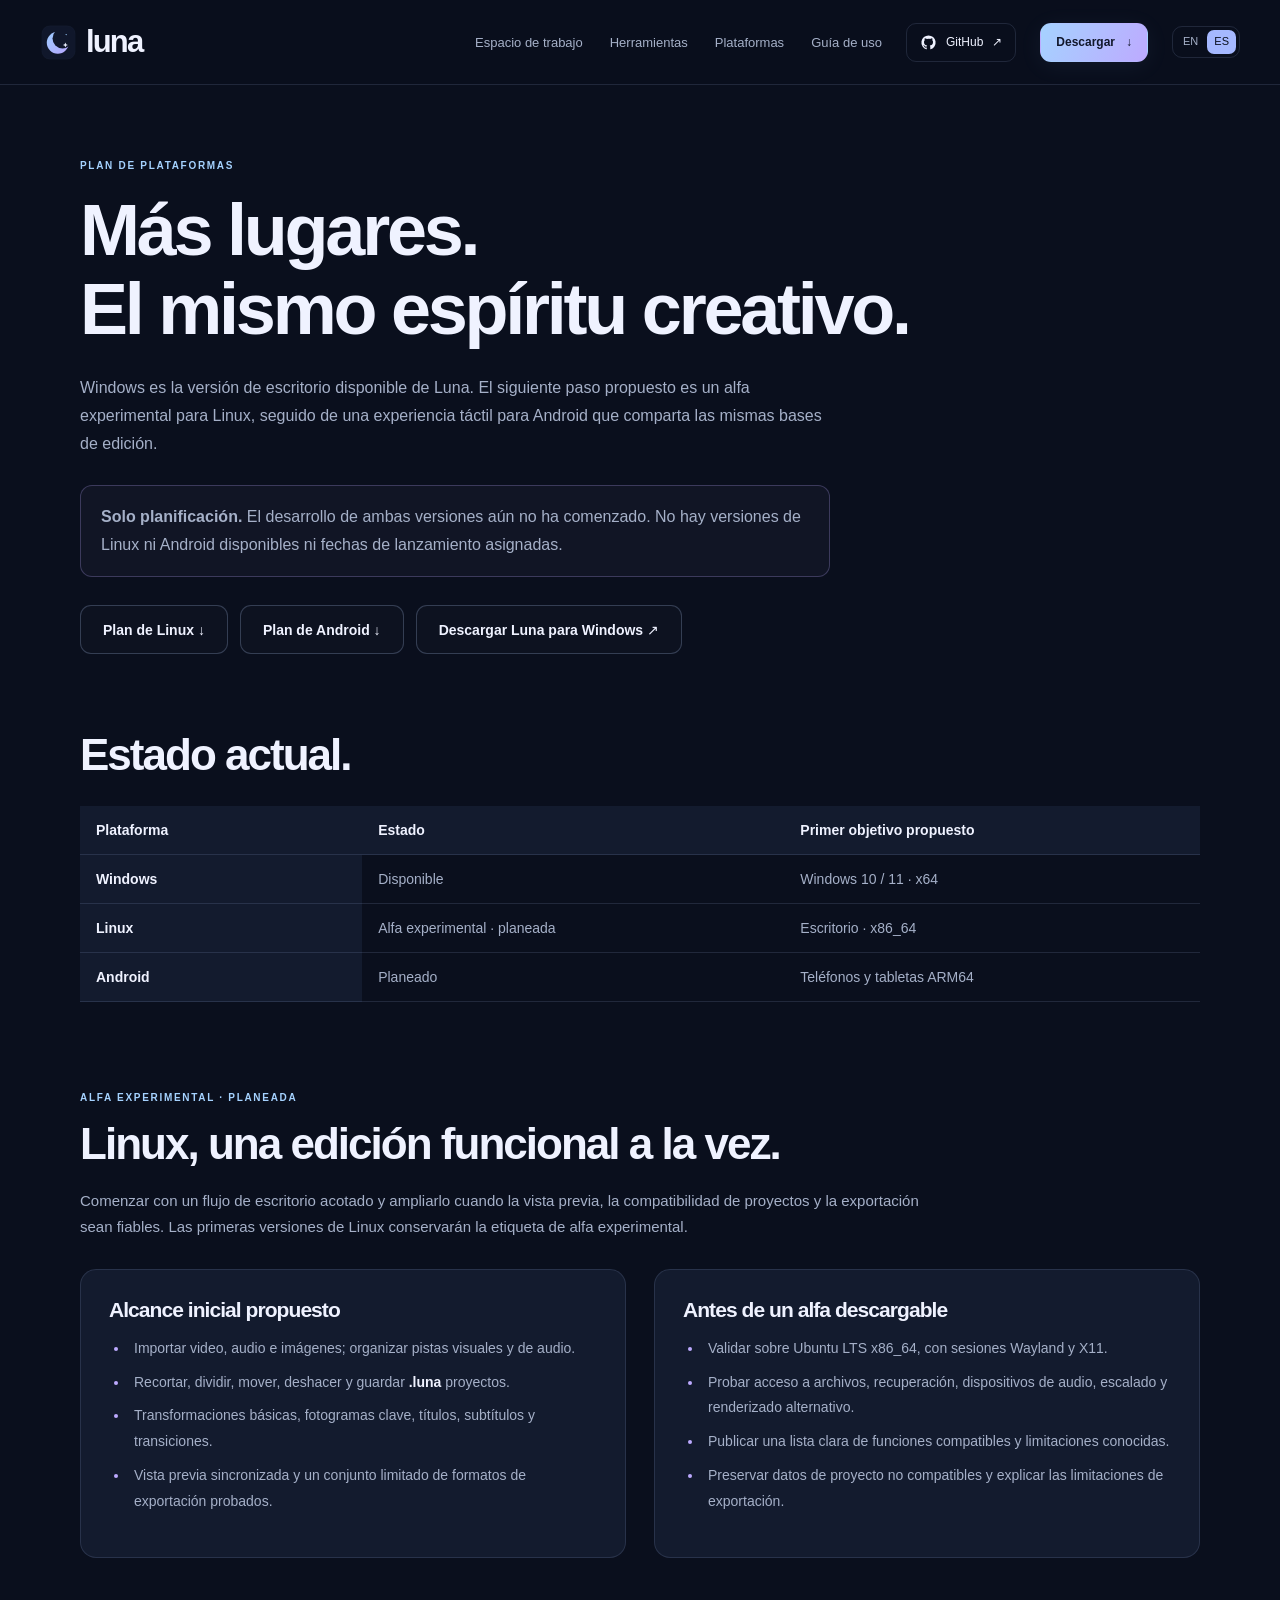
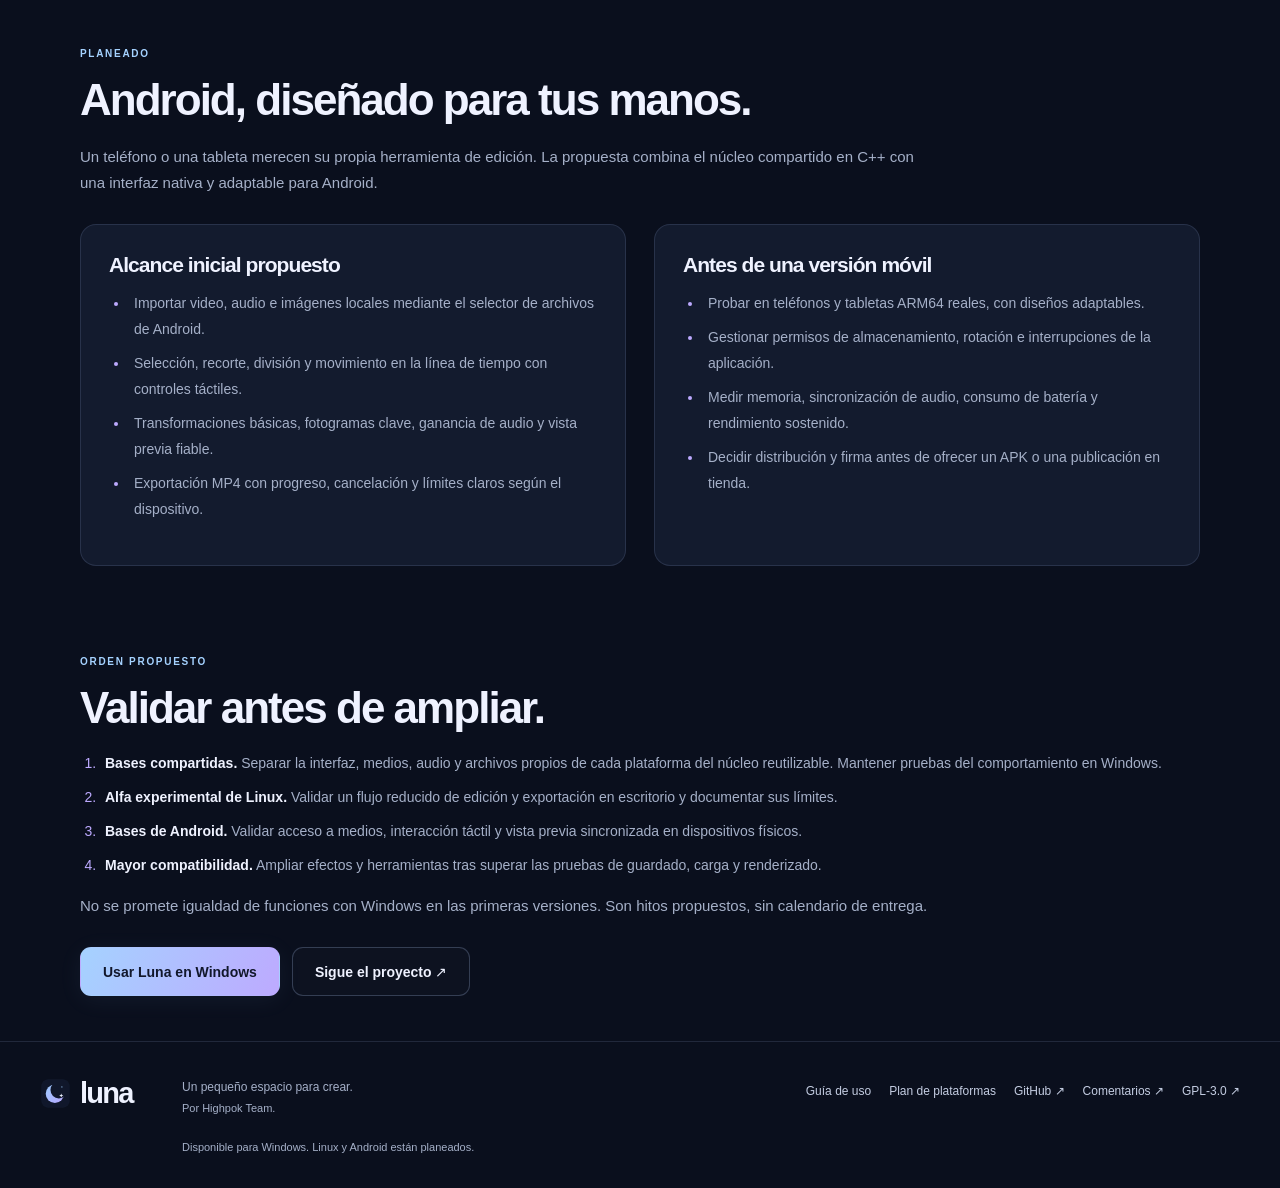
<file: website/es/platforms.html>
<!doctype html>
<html lang="es">
<head><script src="../locales/es.js" defer></script><script src="../language.js" defer></script>
  <meta charset="utf-8"><meta name="viewport" content="width=device-width, initial-scale=1">
  <meta name="theme-color" content="#0b1020">
  <meta name="description" content="Plan de plataformas de Luna: Windows disponible, Linux planeado como alfa experimental y Android para teléfonos y tabletas. Aún no hay otras versiones.">
  <link rel="canonical" href="https://badpigstudios.github.io/LunaEditor/es/platforms.html">
  <link rel="icon" type="image/svg+xml" href="../assets/luna.svg"><link rel="stylesheet" href="../styles.css">
  <title>Plan de plataformas de Luna — Linux y Android</title><link rel="alternate" hreflang="en" href="https://badpigstudios.github.io/LunaEditor/platforms.html"><link rel="alternate" hreflang="es" href="https://badpigstudios.github.io/LunaEditor/es/platforms.html"><link rel="alternate" hreflang="x-default" href="https://badpigstudios.github.io/LunaEditor/platforms.html"></head>
<body class="roadmap">
  <a class="skip-link" href="#main">Ir al contenido</a>
    <header class="header">
      <a class="wordmark" href="index.html" aria-label="Inicio de Luna">
        <img src="../assets/luna.svg" alt="" width="37" height="37">
        <span>luna</span>
      </a>
      <nav aria-label="Navegación principal">
        <a href="index.html#workspace">Espacio de trabajo</a>
        <a href="index.html#tools">Herramientas</a>
        <a href="index.html#platforms">Plataformas</a>
        <a href="user-guide.html">Guía de uso</a>
      </nav>
      <a class="nav-github" href="https://github.com/BadpigStudios/LunaEditor" aria-label="Proyecto Luna en GitHub">
        <svg viewbox="0 0 24 24" aria-hidden="true">
          <path d="M12 2a10 10 0 0 0-3.16 19.49c.5.09.68-.22.68-.48v-1.86c-2.78.6-3.37-1.18-3.37-1.18-.45-1.16-1.11-1.47-1.11-1.47-.91-.62.07-.61.07-.61 1 .07 1.53 1.03 1.53 1.03.9 1.53 2.35 1.09 2.92.83.09-.65.35-1.09.64-1.34-2.22-.25-4.56-1.11-4.56-4.94 0-1.09.39-1.98 1.03-2.68-.1-.25-.45-1.27.1-2.65 0 0 .84-.27 2.75 1.03A9.58 9.58 0 0 1 12 6.83c.85 0 1.71.11 2.51.34 1.91-1.3 2.75-1.03 2.75-1.03.55 1.38.2 2.4.1 2.65.64.7 1.03 1.59 1.03 2.68 0 3.84-2.34 4.68-4.57 4.93.36.31.68.92.68 1.85v2.76c0 .27.18.58.69.48A10 10 0 0 0 12 2Z"></path>
        </svg>
        <span>GitHub</span>
        <span aria-hidden="true">↗</span>
      </a>
      <a class="button primary nav-download" href="index.html#download">Descargar <span aria-hidden="true">↓</span></a><!-- language:start --><nav class="language-switch" aria-label="Idioma"><a href="../platforms.html" lang="en" hreflang="en" data-language="en" title="English">EN</a><a href="platforms.html" lang="es" hreflang="es" data-language="es" title="Español" aria-current="true">ES</a></nav><!-- language:end --></header>
  <main id="main">
    <section class="roadmap-hero" aria-labelledby="roadmap-title">
      <span class="eyebrow">PLAN DE PLATAFORMAS</span>
      <h1 id="roadmap-title">Más lugares.<br>El mismo espíritu creativo.</h1>
      <p>Windows es la versión de escritorio disponible de Luna. El siguiente paso propuesto es un alfa experimental para Linux, seguido de una experiencia táctil para Android que comparta las mismas bases de edición.</p>
      <p class="roadmap-notice"><strong>Solo planificación.</strong> El desarrollo de ambas versiones aún no ha comenzado. No hay versiones de Linux ni Android disponibles ni fechas de lanzamiento asignadas.</p>
      <nav class="roadmap-nav" aria-label="Planes de plataformas"><a class="button secondary" href="#linux">Plan de Linux ↓</a><a class="button secondary" href="#android">Plan de Android ↓</a><a class="button secondary" href="index.html#download">Descargar Luna para Windows ↗</a></nav>
    </section>
    <section class="roadmap-section" aria-labelledby="availability-title">
      <h2 id="availability-title">Estado actual.</h2>
      <div class="roadmap-table"><table><thead><tr><th scope="col">Plataforma</th><th scope="col">Estado</th><th scope="col">Primer objetivo propuesto</th></tr></thead><tbody>
        <tr><th scope="row">Windows</th><td>Disponible</td><td>Windows 10 / 11 · x64</td></tr>
        <tr><th scope="row">Linux</th><td>Alfa experimental · planeada</td><td>Escritorio · x86_64</td></tr>
        <tr><th scope="row">Android</th><td>Planeado</td><td>Teléfonos y tabletas ARM64</td></tr>
      </tbody></table></div>
    </section>
    <section class="roadmap-section" id="linux" aria-labelledby="linux-title">
      <span class="eyebrow">ALFA EXPERIMENTAL · PLANEADA</span><h2 id="linux-title">Linux, una edición funcional a la vez.</h2>
      <p>Comenzar con un flujo de escritorio acotado y ampliarlo cuando la vista previa, la compatibilidad de proyectos y la exportación sean fiables. Las primeras versiones de Linux conservarán la etiqueta de alfa experimental.</p>
      <div class="roadmap-columns"><div><h3>Alcance inicial propuesto</h3><ul>
        <li>Importar video, audio e imágenes; organizar pistas visuales y de audio.</li>
        <li>Recortar, dividir, mover, deshacer y guardar <strong>.luna</strong> proyectos.</li>
        <li>Transformaciones básicas, fotogramas clave, títulos, subtítulos y transiciones.</li>
        <li>Vista previa sincronizada y un conjunto limitado de formatos de exportación probados.</li>
      </ul></div><div><h3>Antes de un alfa descargable</h3><ul>
        <li>Validar sobre Ubuntu LTS x86_64, con sesiones Wayland y X11.</li>
        <li>Probar acceso a archivos, recuperación, dispositivos de audio, escalado y renderizado alternativo.</li>
        <li>Publicar una lista clara de funciones compatibles y limitaciones conocidas.</li>
        <li>Preservar datos de proyecto no compatibles y explicar las limitaciones de exportación.</li>
      </ul></div></div>
    </section>
    <section class="roadmap-section" id="android" aria-labelledby="android-title">
      <span class="eyebrow">PLANEADO</span><h2 id="android-title">Android, diseñado para tus manos.</h2>
      <p>Un teléfono o una tableta merecen su propia herramienta de edición. La propuesta combina el núcleo compartido en C++ con una interfaz nativa y adaptable para Android.</p>
      <div class="roadmap-columns"><div><h3>Alcance inicial propuesto</h3><ul>
        <li>Importar video, audio e imágenes locales mediante el selector de archivos de Android.</li>
        <li>Selección, recorte, división y movimiento en la línea de tiempo con controles táctiles.</li>
        <li>Transformaciones básicas, fotogramas clave, ganancia de audio y vista previa fiable.</li>
        <li>Exportación MP4 con progreso, cancelación y límites claros según el dispositivo.</li>
      </ul></div><div><h3>Antes de una versión móvil</h3><ul>
        <li>Probar en teléfonos y tabletas ARM64 reales, con diseños adaptables.</li>
        <li>Gestionar permisos de almacenamiento, rotación e interrupciones de la aplicación.</li>
        <li>Medir memoria, sincronización de audio, consumo de batería y rendimiento sostenido.</li>
        <li>Decidir distribución y firma antes de ofrecer un APK o una publicación en tienda.</li>
      </ul></div></div>
    </section>
    <section class="roadmap-section" aria-labelledby="phases-title">
      <span class="eyebrow">ORDEN PROPUESTO</span><h2 id="phases-title">Validar antes de ampliar.</h2>
      <ol><li><strong>Bases compartidas.</strong> Separar la interfaz, medios, audio y archivos propios de cada plataforma del núcleo reutilizable. Mantener pruebas del comportamiento en Windows.</li>
      <li><strong>Alfa experimental de Linux.</strong> Validar un flujo reducido de edición y exportación en escritorio y documentar sus límites.</li>
      <li><strong>Bases de Android.</strong> Validar acceso a medios, interacción táctil y vista previa sincronizada en dispositivos físicos.</li>
      <li><strong>Mayor compatibilidad.</strong> Ampliar efectos y herramientas tras superar las pruebas de guardado, carga y renderizado.</li></ol>
      <p>No se promete igualdad de funciones con Windows en las primeras versiones. Son hitos propuestos, sin calendario de entrega.</p>
      <nav class="roadmap-nav" aria-label="Próximos pasos del plan"><a class="button primary" href="index.html#download">Usar Luna en Windows</a><a class="button secondary" href="https://github.com/BadpigStudios/LunaEditor">Sigue el proyecto ↗</a></nav>
    </section>
  </main>
    <footer class="footer">
      <a class="wordmark" href="index.html" aria-label="Inicio de Luna">
        <img src="../assets/luna.svg" width="31" height="31" alt="">
        <span>luna</span>
      </a>
      <p>Un pequeño espacio para crear.<br>
        <span>Por Highpok Team.</span>
      </p>
      <div>
        <a href="user-guide.html">Guía de uso</a>
        <a href="platforms.html">Plan de plataformas</a>
        <a href="https://github.com/BadpigStudios/LunaEditor">GitHub ↗</a>
        <a href="https://github.com/BadpigStudios/LunaEditor/issues">Comentarios ↗</a>
        <a href="https://github.com/BadpigStudios/LunaEditor/blob/main/LICENSE">GPL-3.0 ↗</a>
      </div>
      <span class="footer-note">Disponible para Windows. Linux y Android están planeados.</span>
    </footer>
</body>
</html>
</file>
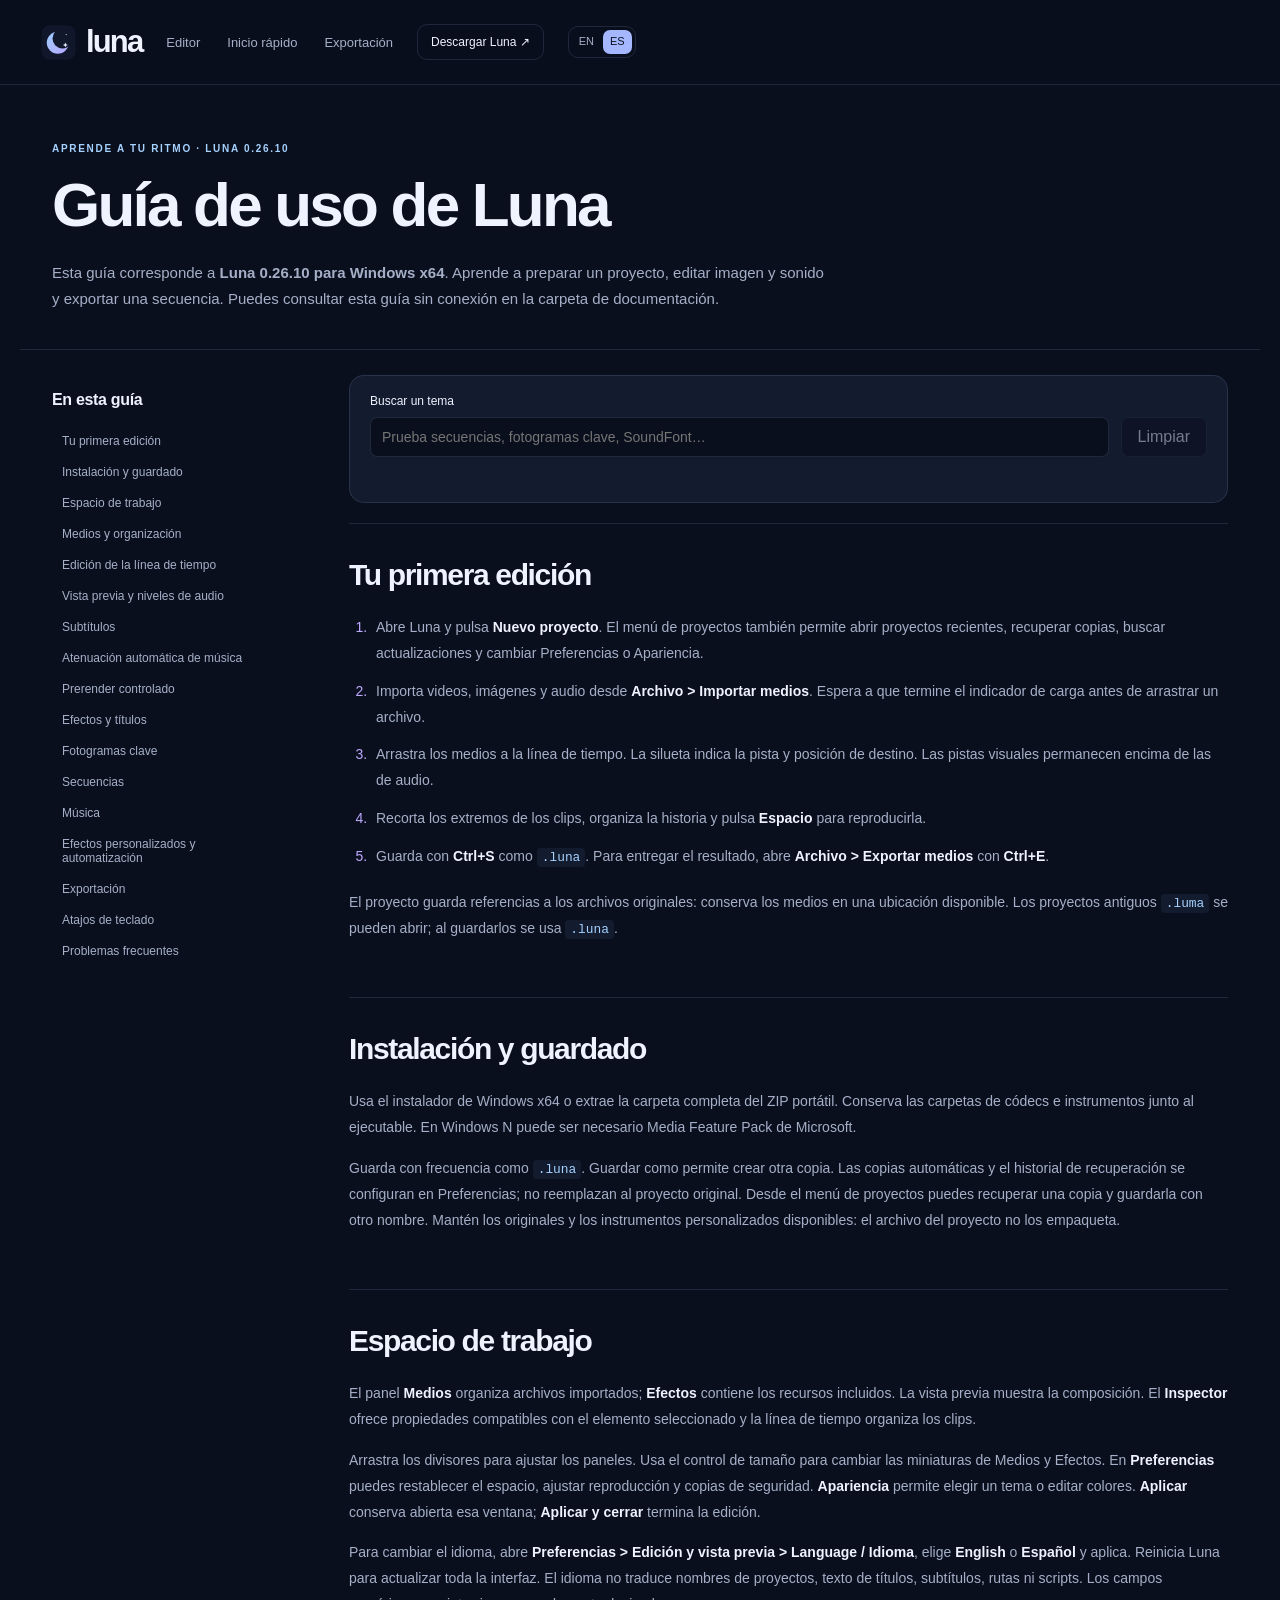
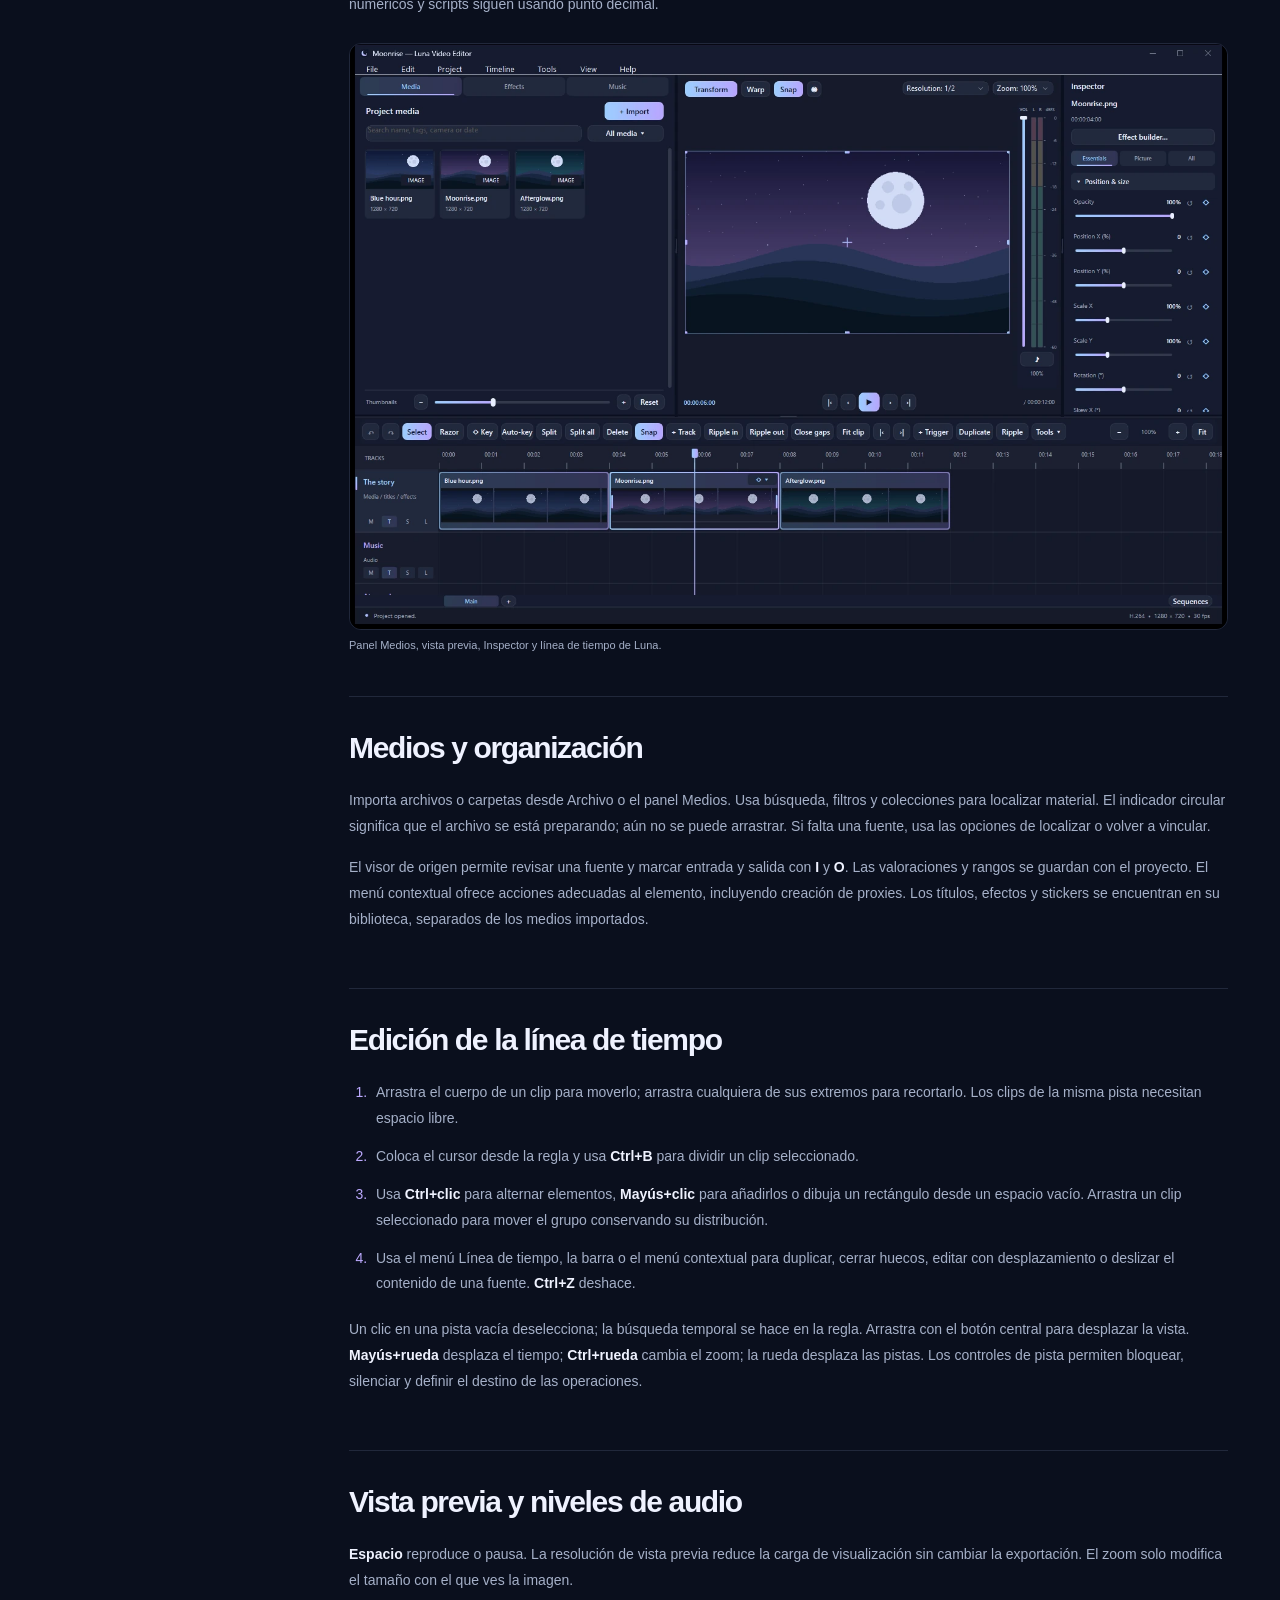
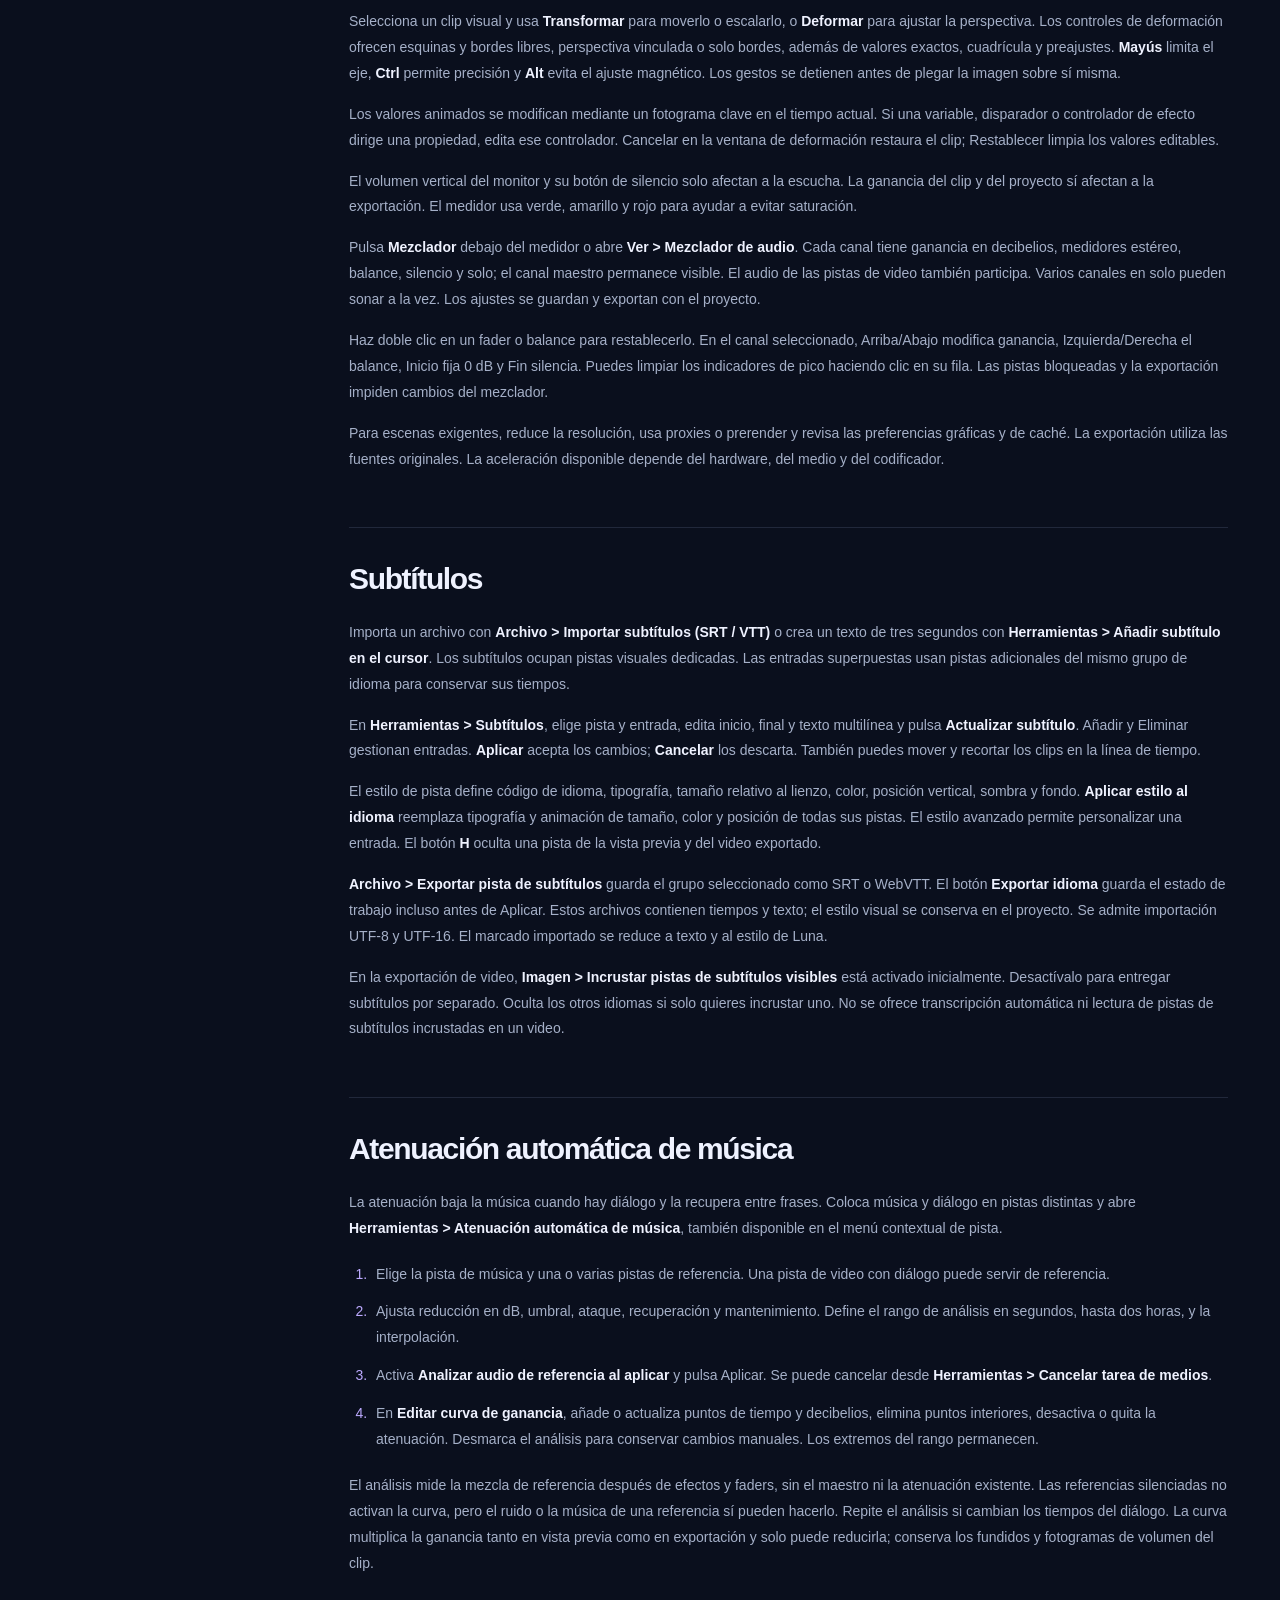
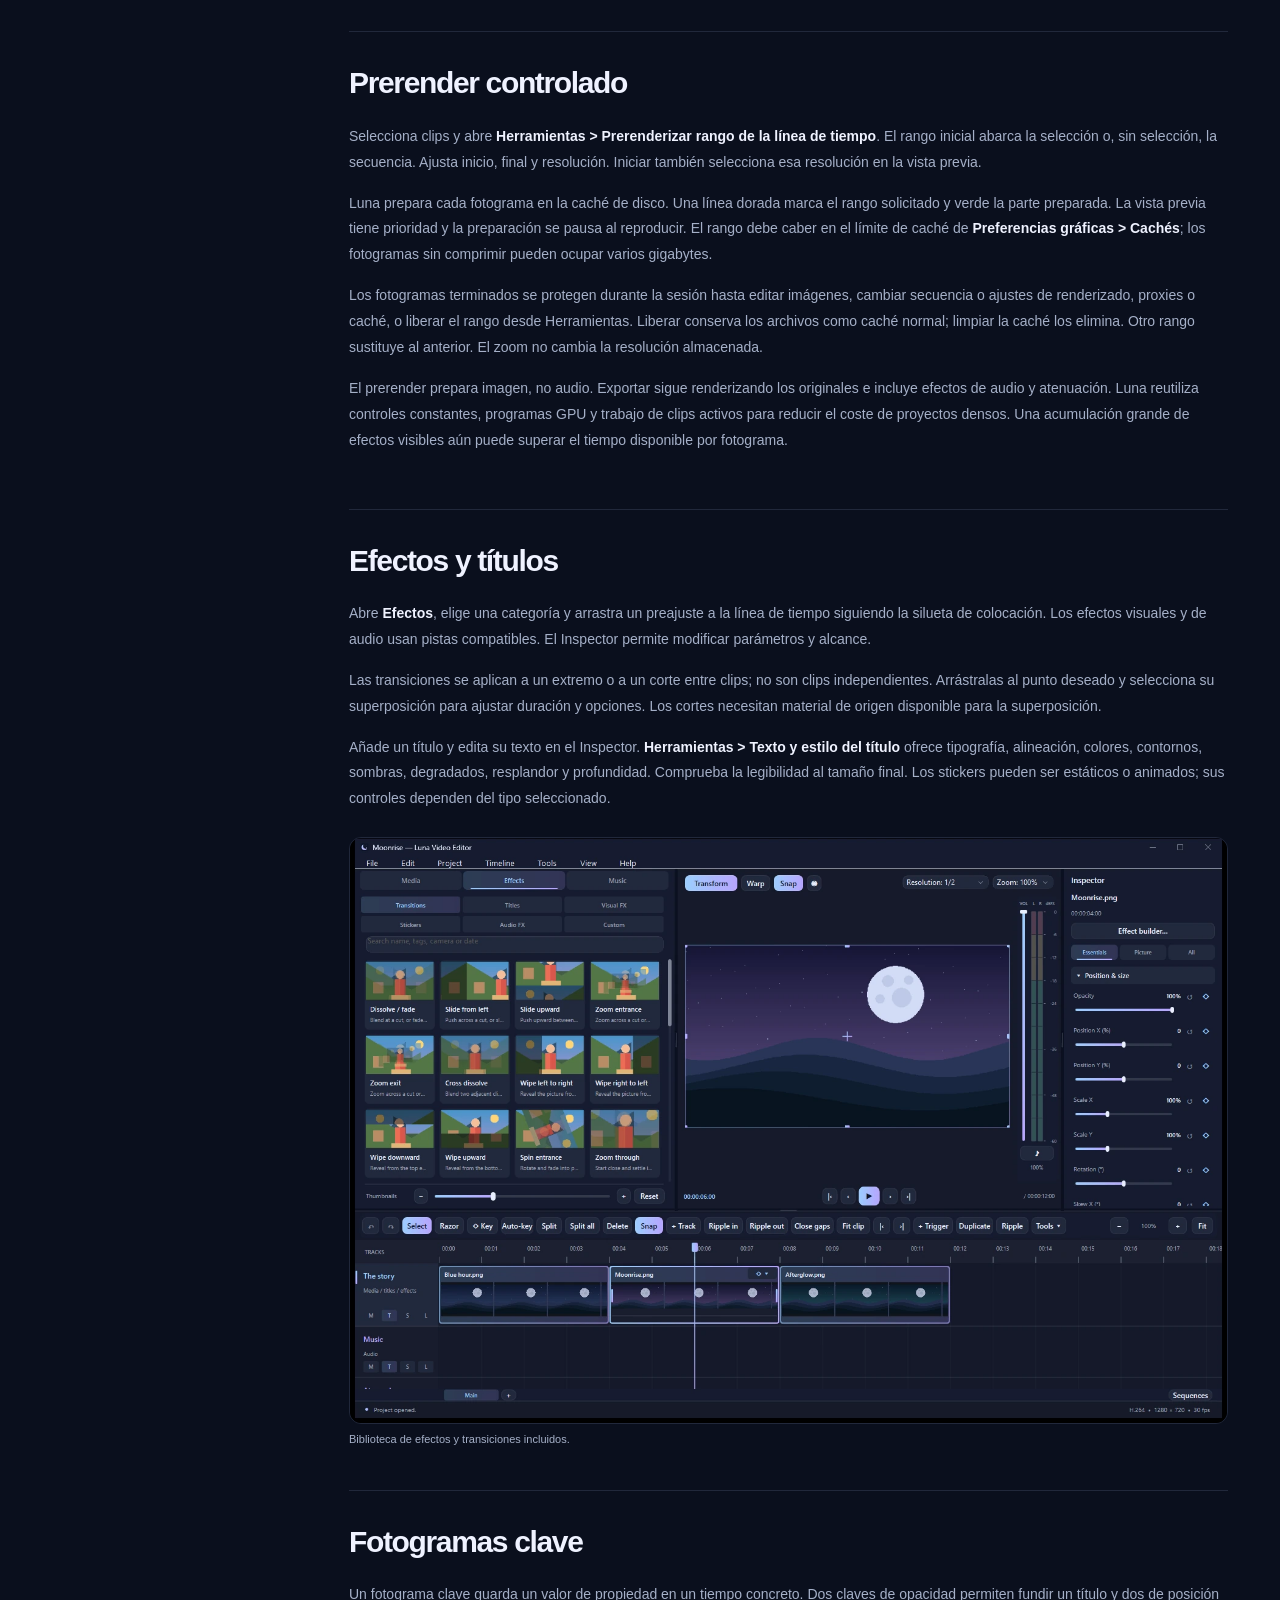
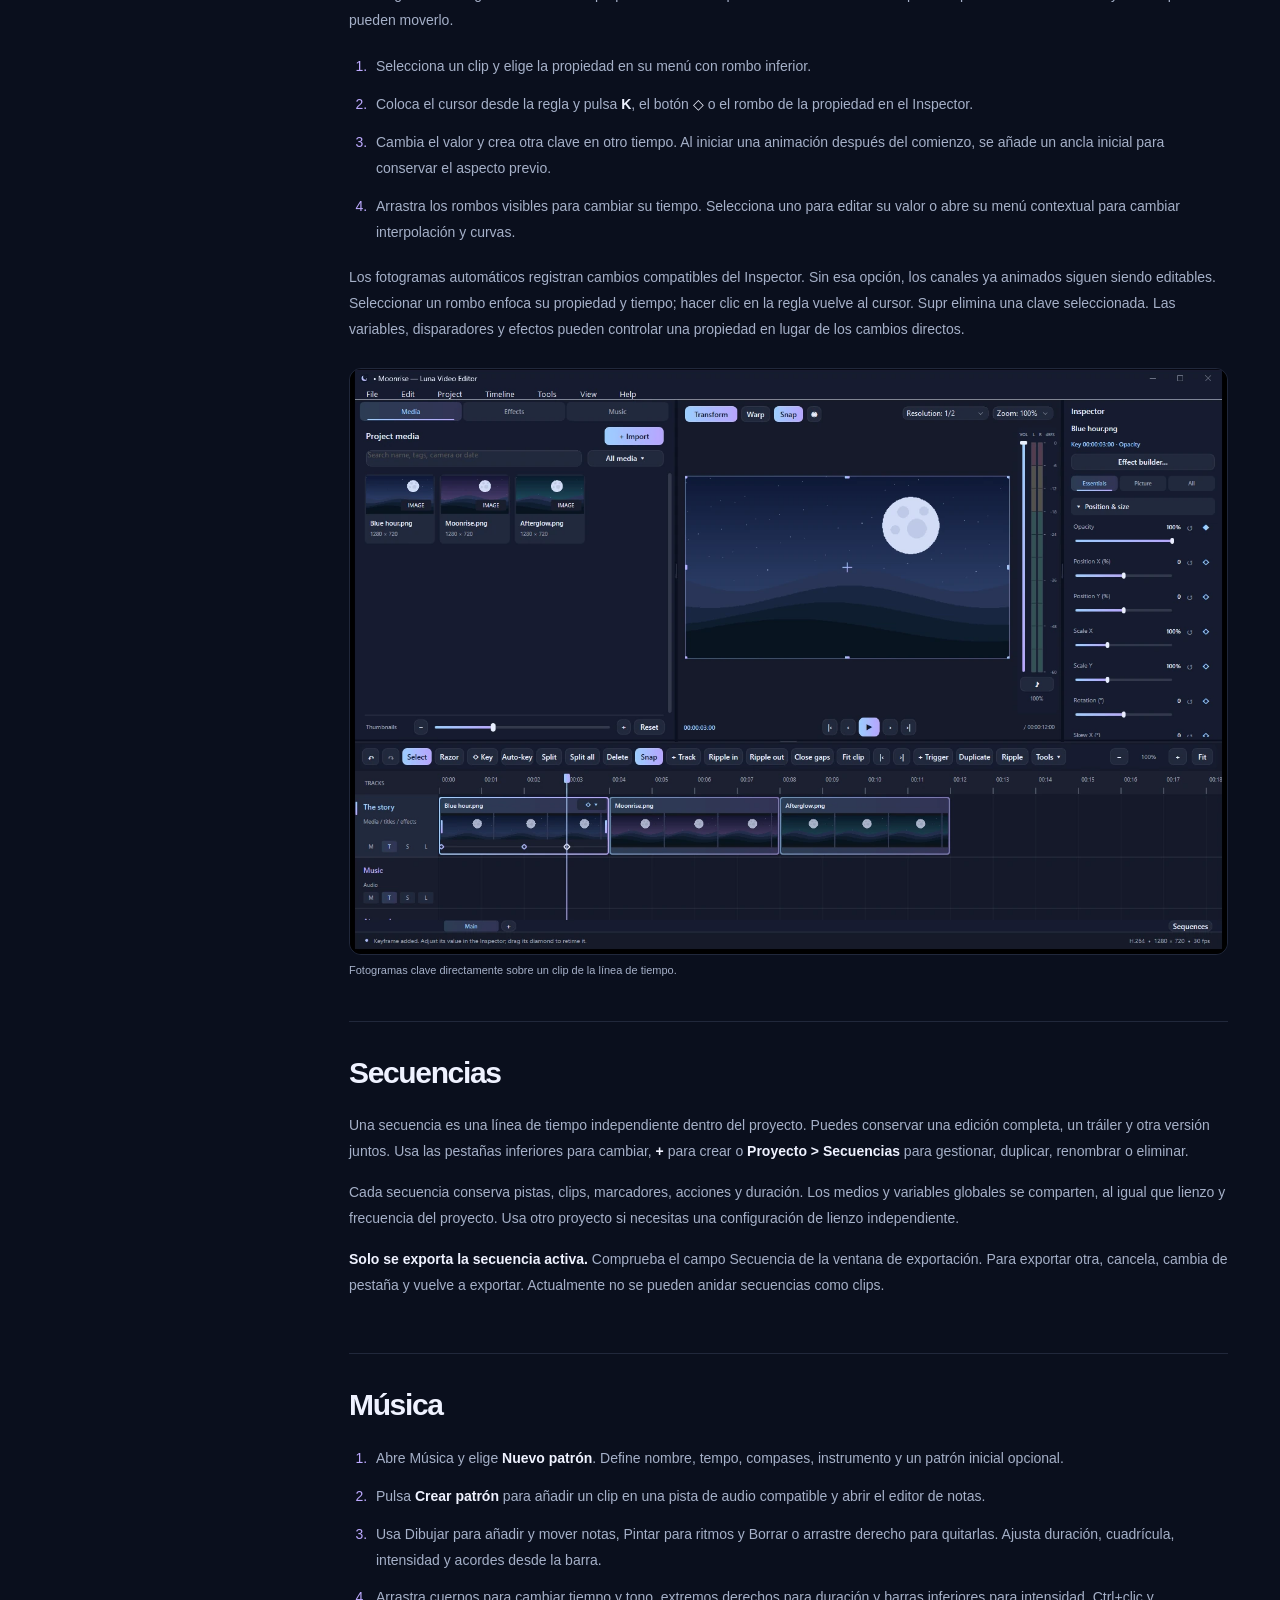
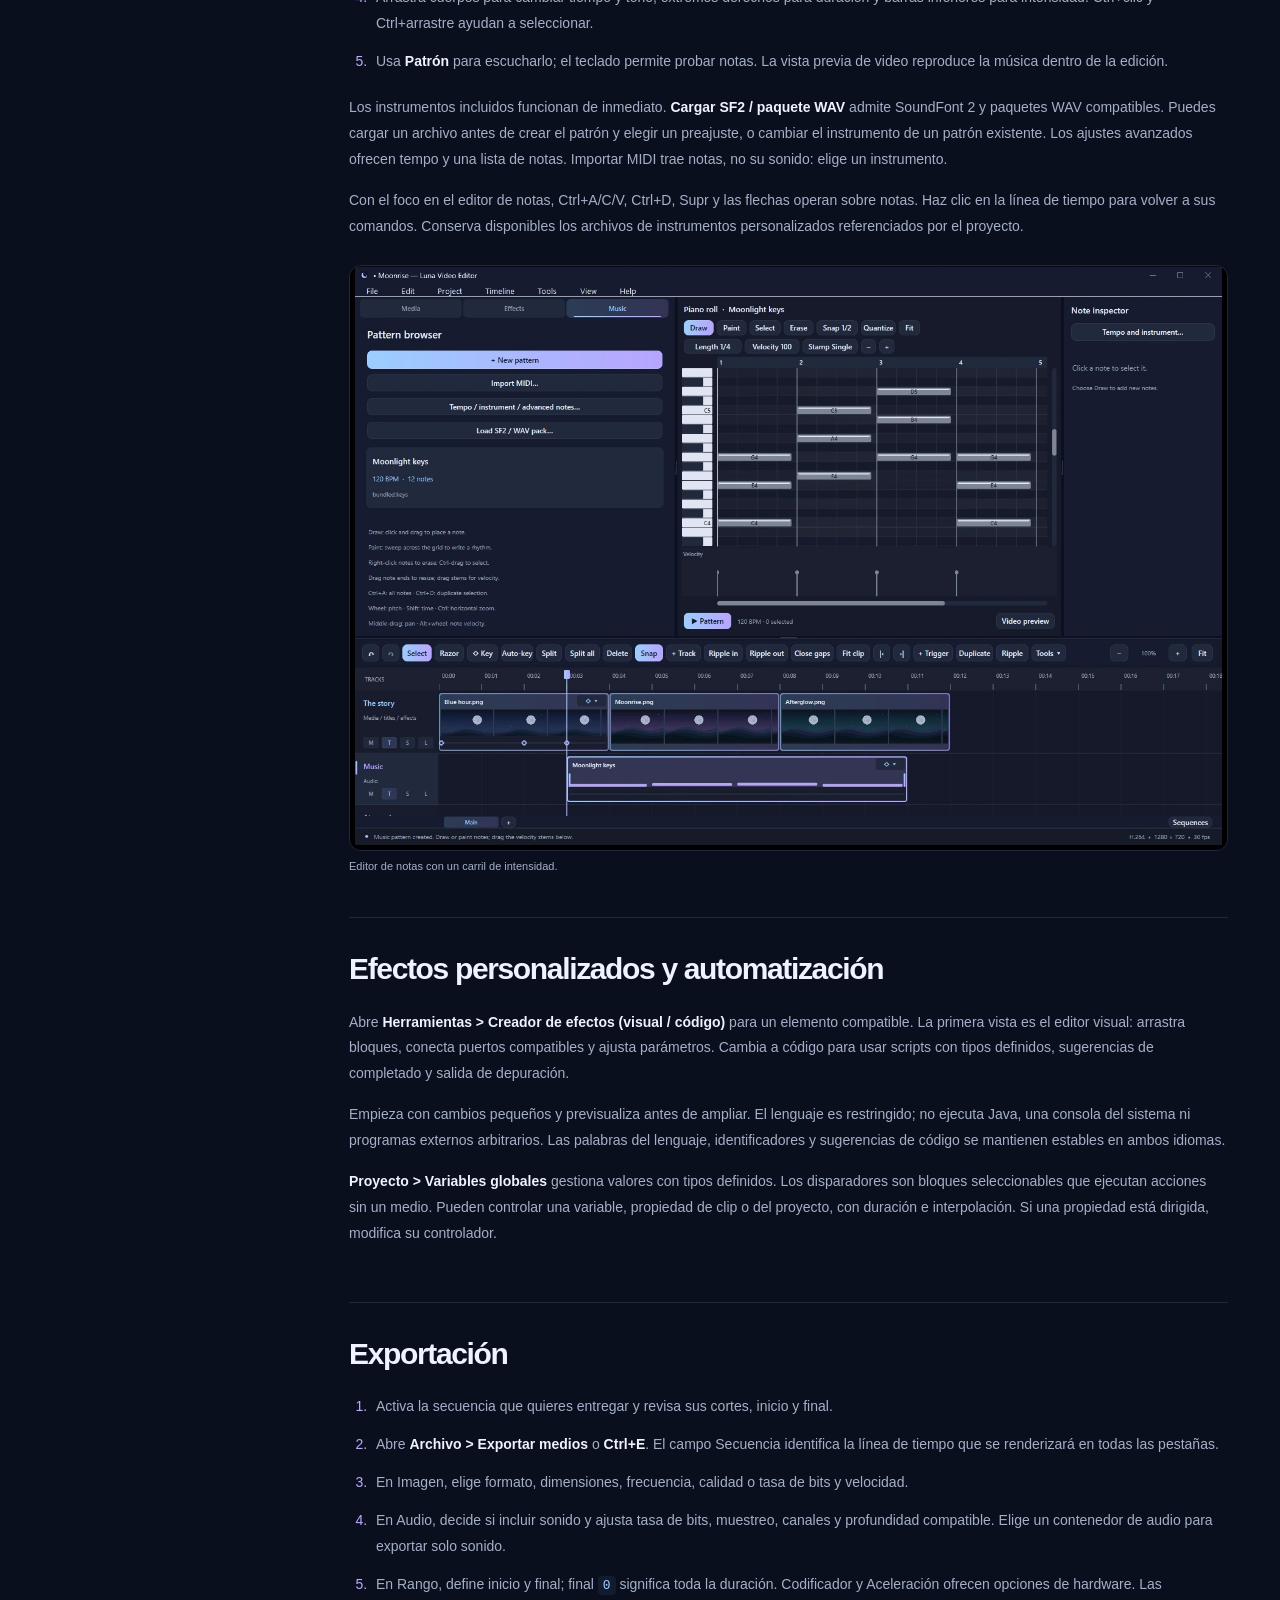
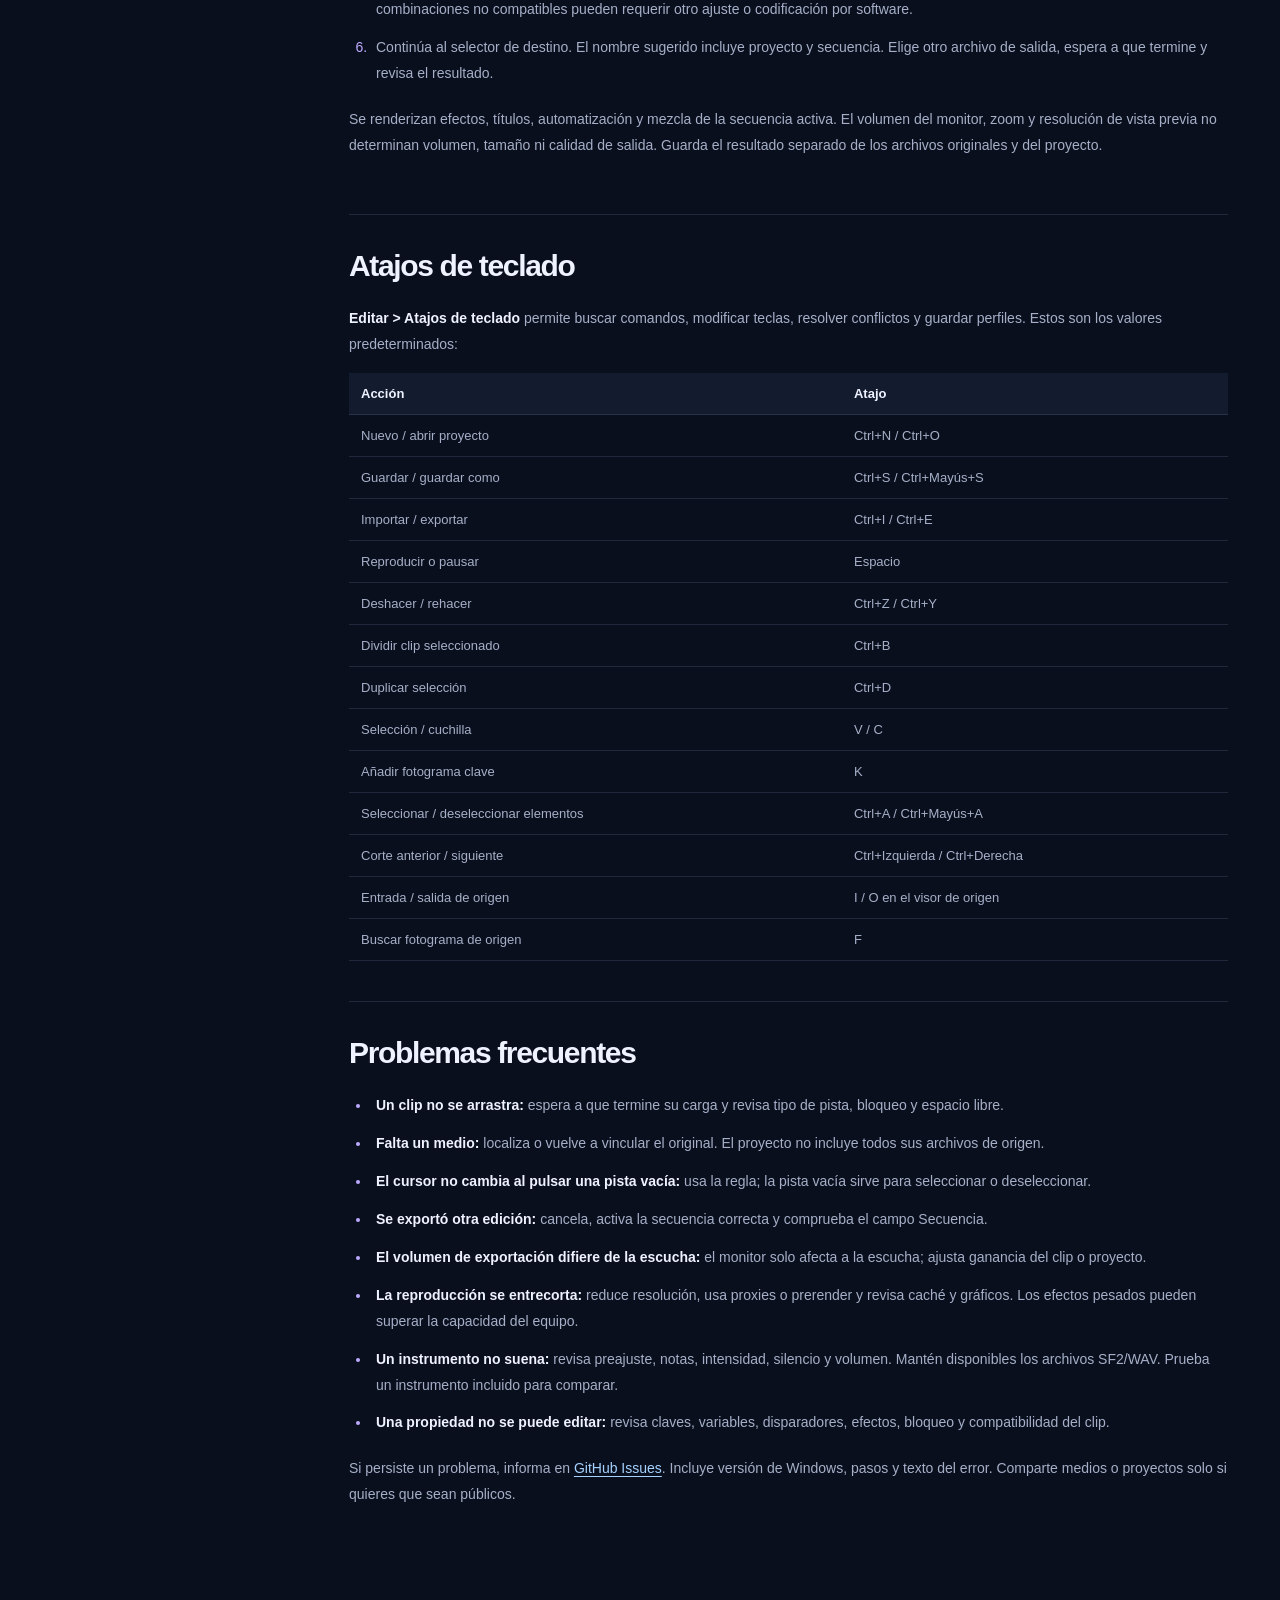
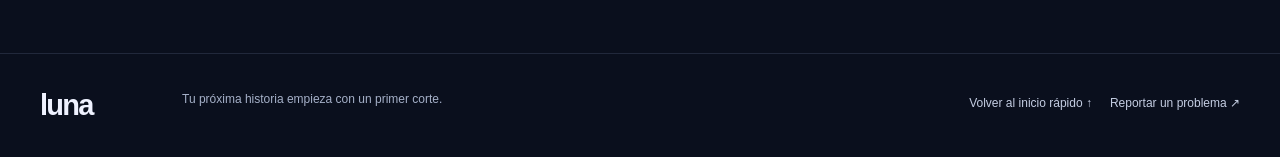
<file: website/es/user-guide.html>
<!doctype html>
<html lang="es">
<head><script src="../locales/es.js" defer></script><script src="../language.js" defer></script>
  <meta charset="utf-8">
  <meta name="viewport" content="width=device-width, initial-scale=1">
  <meta name="theme-color" content="#0b1020">
  <meta name="description" content="Aprende Luna: primera edición, herramientas, efectos, fotogramas clave, secuencias, música, scripts y exportación.">
  <link rel="canonical" href="https://badpigstudios.github.io/LunaEditor/es/user-guide.html">
  <title>Guía de uso de Luna — De la primera edición a la exportación</title>
  <link rel="stylesheet" href="../styles.css"><link rel="stylesheet" href="../guide.css">
<link rel="alternate" hreflang="en" href="https://badpigstudios.github.io/LunaEditor/user-guide.html"><link rel="alternate" hreflang="es" href="https://badpigstudios.github.io/LunaEditor/es/user-guide.html"><link rel="alternate" hreflang="x-default" href="https://badpigstudios.github.io/LunaEditor/user-guide.html"></head>
<body>
  <a class="skip-link" href="#guide-content">Ir a la guía</a>
  <header class="header guide-header">
    <a class="wordmark" href="index.html" aria-label="Inicio de Luna"><img src="../assets/luna.svg" width="37" height="37" alt=""><span>luna</span></a>
    <nav aria-label="Navegación de la guía"><a href="index.html">Editor</a><a href="#your-first-edit">Inicio rápido</a><a href="#export">Exportación</a></nav>
    <a class="nav-github" href="https://badpigstudios.github.io/LunaEditor/#download">Descargar Luna ↗</a>
  <!-- language:start --><nav class="language-switch" aria-label="Idioma"><a href="../user-guide.html" lang="en" hreflang="en" data-language="en" title="English">EN</a><a href="user-guide.html" lang="es" hreflang="es" data-language="es" title="Español" aria-current="true">ES</a></nav><!-- language:end --></header>
  <div class="guide-hero"><span class="eyebrow">APRENDE A TU RITMO · LUNA 0.26.10</span><h1>Guía de uso de Luna</h1><p>Esta guía corresponde a <strong>Luna 0.26.10 para Windows x64</strong>. Aprende a preparar un proyecto, editar imagen y sonido y exportar una secuencia. Puedes consultar esta guía sin conexión en la carpeta de documentación.</p></div>
  <div class="guide-layout">
    <aside class="guide-sidebar"><h2>En esta guía</h2><nav aria-label="Contenido de la guía"><a href="#your-first-edit" data-guide-link>Tu primera edición</a>
<a href="#install-and-save" data-guide-link>Instalación y guardado</a>
<a href="#workspace" data-guide-link>Espacio de trabajo</a>
<a href="#import-and-organize-media" data-guide-link>Medios y organización</a>
<a href="#edit-the-timeline" data-guide-link>Edición de la línea de tiempo</a>
<a href="#preview-and-audio-levels" data-guide-link>Vista previa y niveles de audio</a>
<a href="#captions-and-subtitles" data-guide-link>Subtítulos</a>
<a href="#automatic-music-ducking" data-guide-link>Atenuación automática de música</a>
<a href="#controlled-prerender" data-guide-link>Prerender controlado</a>
<a href="#effects-and-titles" data-guide-link>Efectos y títulos</a>
<a href="#keyframes" data-guide-link>Fotogramas clave</a>
<a href="#sequences" data-guide-link>Secuencias</a>
<a href="#music" data-guide-link>Música</a>
<a href="#custom-effects-and-automation" data-guide-link>Efectos personalizados y automatización</a>
<a href="#export" data-guide-link>Exportación</a>
<a href="#keyboard-shortcuts" data-guide-link>Atajos de teclado</a>
<a href="#common-problems" data-guide-link>Problemas frecuentes</a></nav></aside>
    <main id="guide-content">
      <form class="guide-search" role="search" onsubmit="return false">
        <label for="guide-search">Buscar un tema</label>
        <div class="guide-search-row"><input id="guide-search" type="search" placeholder="Prueba secuencias, fotogramas clave, SoundFont…" autocomplete="off"><button id="guide-clear" type="button" disabled>Limpiar</button></div>
        <span id="guide-results" role="status" aria-live="polite"></span>
      </form>
      <p id="guide-empty" hidden>Ninguna sección coincide. Prueba otra palabra o limpia la búsqueda.</p>
      <section class="guide-section" id="your-first-edit"><h2>Tu primera edición</h2>
<ol>
<li>Abre Luna y pulsa <strong>Nuevo proyecto</strong>. El menú de proyectos también permite abrir proyectos recientes, recuperar copias, buscar actualizaciones y cambiar Preferencias o Apariencia.</li>
<li>Importa videos, imágenes y audio desde <strong>Archivo &gt; Importar medios</strong>. Espera a que termine el indicador de carga antes de arrastrar un archivo.</li>
<li>Arrastra los medios a la línea de tiempo. La silueta indica la pista y posición de destino. Las pistas visuales permanecen encima de las de audio.</li>
<li>Recorta los extremos de los clips, organiza la historia y pulsa <strong>Espacio</strong> para reproducirla.</li>
<li>Guarda con <strong>Ctrl+S</strong> como <code>.luna</code>. Para entregar el resultado, abre <strong>Archivo &gt; Exportar medios</strong> con <strong>Ctrl+E</strong>.</li>
</ol>
<p>El proyecto guarda referencias a los archivos originales: conserva los medios en una ubicación disponible. Los proyectos antiguos <code>.luma</code> se pueden abrir; al guardarlos se usa <code>.luna</code>.</p>
</section><section class="guide-section" id="install-and-save"><h2>Instalación y guardado</h2>
<p>Usa el instalador de Windows x64 o extrae la carpeta completa del ZIP portátil. Conserva las carpetas de códecs e instrumentos junto al ejecutable. En Windows N puede ser necesario Media Feature Pack de Microsoft.</p>
<p>Guarda con frecuencia como <code>.luna</code>. Guardar como permite crear otra copia. Las copias automáticas y el historial de recuperación se configuran en Preferencias; no reemplazan al proyecto original. Desde el menú de proyectos puedes recuperar una copia y guardarla con otro nombre. Mantén los originales y los instrumentos personalizados disponibles: el archivo del proyecto no los empaqueta.</p>
</section><section class="guide-section" id="workspace"><h2>Espacio de trabajo</h2>
<p>El panel <strong>Medios</strong> organiza archivos importados; <strong>Efectos</strong> contiene los recursos incluidos. La vista previa muestra la composición. El <strong>Inspector</strong> ofrece propiedades compatibles con el elemento seleccionado y la línea de tiempo organiza los clips.</p>
<p>Arrastra los divisores para ajustar los paneles. Usa el control de tamaño para cambiar las miniaturas de Medios y Efectos. En <strong>Preferencias</strong> puedes restablecer el espacio, ajustar reproducción y copias de seguridad. <strong>Apariencia</strong> permite elegir un tema o editar colores. <strong>Aplicar</strong> conserva abierta esa ventana; <strong>Aplicar y cerrar</strong> termina la edición.</p>
<p>Para cambiar el idioma, abre <strong>Preferencias &gt; Edición y vista previa &gt; Language / Idioma</strong>, elige <strong>English</strong> o <strong>Español</strong> y aplica. Reinicia Luna para actualizar toda la interfaz. El idioma no traduce nombres de proyectos, texto de títulos, subtítulos, rutas ni scripts. Los campos numéricos y scripts siguen usando punto decimal.</p><figure><img src="../assets/workspace.webp" width="1440" height="960" loading="lazy" alt="Panel Medios, vista previa, Inspector y línea de tiempo de Luna."><figcaption>Panel Medios, vista previa, Inspector y línea de tiempo de Luna.</figcaption></figure>
</section><section class="guide-section" id="import-and-organize-media"><h2>Medios y organización</h2>
<p>Importa archivos o carpetas desde Archivo o el panel Medios. Usa búsqueda, filtros y colecciones para localizar material. El indicador circular significa que el archivo se está preparando; aún no se puede arrastrar. Si falta una fuente, usa las opciones de localizar o volver a vincular.</p>
<p>El visor de origen permite revisar una fuente y marcar entrada y salida con <strong>I</strong> y <strong>O</strong>. Las valoraciones y rangos se guardan con el proyecto. El menú contextual ofrece acciones adecuadas al elemento, incluyendo creación de proxies. Los títulos, efectos y stickers se encuentran en su biblioteca, separados de los medios importados.</p>
</section><section class="guide-section" id="edit-the-timeline"><h2>Edición de la línea de tiempo</h2>
<ol>
<li>Arrastra el cuerpo de un clip para moverlo; arrastra cualquiera de sus extremos para recortarlo. Los clips de la misma pista necesitan espacio libre.</li>
<li>Coloca el cursor desde la regla y usa <strong>Ctrl+B</strong> para dividir un clip seleccionado.</li>
<li>Usa <strong>Ctrl+clic</strong> para alternar elementos, <strong>Mayús+clic</strong> para añadirlos o dibuja un rectángulo desde un espacio vacío. Arrastra un clip seleccionado para mover el grupo conservando su distribución.</li>
<li>Usa el menú Línea de tiempo, la barra o el menú contextual para duplicar, cerrar huecos, editar con desplazamiento o deslizar el contenido de una fuente. <strong>Ctrl+Z</strong> deshace.</li>
</ol>
<p>Un clic en una pista vacía deselecciona; la búsqueda temporal se hace en la regla. Arrastra con el botón central para desplazar la vista. <strong>Mayús+rueda</strong> desplaza el tiempo; <strong>Ctrl+rueda</strong> cambia el zoom; la rueda desplaza las pistas. Los controles de pista permiten bloquear, silenciar y definir el destino de las operaciones.</p>
</section><section class="guide-section" id="preview-and-audio-levels"><h2>Vista previa y niveles de audio</h2>
<p><strong>Espacio</strong> reproduce o pausa. La resolución de vista previa reduce la carga de visualización sin cambiar la exportación. El zoom solo modifica el tamaño con el que ves la imagen.</p>
<p>Selecciona un clip visual y usa <strong>Transformar</strong> para moverlo o escalarlo, o <strong>Deformar</strong> para ajustar la perspectiva. Los controles de deformación ofrecen esquinas y bordes libres, perspectiva vinculada o solo bordes, además de valores exactos, cuadrícula y preajustes. <strong>Mayús</strong> limita el eje, <strong>Ctrl</strong> permite precisión y <strong>Alt</strong> evita el ajuste magnético. Los gestos se detienen antes de plegar la imagen sobre sí misma.</p>
<p>Los valores animados se modifican mediante un fotograma clave en el tiempo actual. Si una variable, disparador o controlador de efecto dirige una propiedad, edita ese controlador. Cancelar en la ventana de deformación restaura el clip; Restablecer limpia los valores editables.</p>
<p>El volumen vertical del monitor y su botón de silencio solo afectan a la escucha. La ganancia del clip y del proyecto sí afectan a la exportación. El medidor usa verde, amarillo y rojo para ayudar a evitar saturación.</p>
<p>Pulsa <strong>Mezclador</strong> debajo del medidor o abre <strong>Ver &gt; Mezclador de audio</strong>. Cada canal tiene ganancia en decibelios, medidores estéreo, balance, silencio y solo; el canal maestro permanece visible. El audio de las pistas de video también participa. Varios canales en solo pueden sonar a la vez. Los ajustes se guardan y exportan con el proyecto.</p>
<p>Haz doble clic en un fader o balance para restablecerlo. En el canal seleccionado, Arriba/Abajo modifica ganancia, Izquierda/Derecha el balance, Inicio fija 0 dB y Fin silencia. Puedes limpiar los indicadores de pico haciendo clic en su fila. Las pistas bloqueadas y la exportación impiden cambios del mezclador.</p>
<p>Para escenas exigentes, reduce la resolución, usa proxies o prerender y revisa las preferencias gráficas y de caché. La exportación utiliza las fuentes originales. La aceleración disponible depende del hardware, del medio y del codificador.</p>
</section><section class="guide-section" id="captions-and-subtitles"><h2>Subtítulos</h2>
<p>Importa un archivo con <strong>Archivo &gt; Importar subtítulos (SRT / VTT)</strong> o crea un texto de tres segundos con <strong>Herramientas &gt; Añadir subtítulo en el cursor</strong>. Los subtítulos ocupan pistas visuales dedicadas. Las entradas superpuestas usan pistas adicionales del mismo grupo de idioma para conservar sus tiempos.</p>
<p>En <strong>Herramientas &gt; Subtítulos</strong>, elige pista y entrada, edita inicio, final y texto multilínea y pulsa <strong>Actualizar subtítulo</strong>. Añadir y Eliminar gestionan entradas. <strong>Aplicar</strong> acepta los cambios; <strong>Cancelar</strong> los descarta. También puedes mover y recortar los clips en la línea de tiempo.</p>
<p>El estilo de pista define código de idioma, tipografía, tamaño relativo al lienzo, color, posición vertical, sombra y fondo. <strong>Aplicar estilo al idioma</strong> reemplaza tipografía y animación de tamaño, color y posición de todas sus pistas. El estilo avanzado permite personalizar una entrada. El botón <strong>H</strong> oculta una pista de la vista previa y del video exportado.</p>
<p><strong>Archivo &gt; Exportar pista de subtítulos</strong> guarda el grupo seleccionado como SRT o WebVTT. El botón <strong>Exportar idioma</strong> guarda el estado de trabajo incluso antes de Aplicar. Estos archivos contienen tiempos y texto; el estilo visual se conserva en el proyecto. Se admite importación UTF-8 y UTF-16. El marcado importado se reduce a texto y al estilo de Luna.</p>
<p>En la exportación de video, <strong>Imagen &gt; Incrustar pistas de subtítulos visibles</strong> está activado inicialmente. Desactívalo para entregar subtítulos por separado. Oculta los otros idiomas si solo quieres incrustar uno. No se ofrece transcripción automática ni lectura de pistas de subtítulos incrustadas en un video.</p>
</section><section class="guide-section" id="automatic-music-ducking"><h2>Atenuación automática de música</h2>
<p>La atenuación baja la música cuando hay diálogo y la recupera entre frases. Coloca música y diálogo en pistas distintas y abre <strong>Herramientas &gt; Atenuación automática de música</strong>, también disponible en el menú contextual de pista.</p>
<ol>
<li>Elige la pista de música y una o varias pistas de referencia. Una pista de video con diálogo puede servir de referencia.</li>
<li>Ajusta reducción en dB, umbral, ataque, recuperación y mantenimiento. Define el rango de análisis en segundos, hasta dos horas, y la interpolación.</li>
<li>Activa <strong>Analizar audio de referencia al aplicar</strong> y pulsa Aplicar. Se puede cancelar desde <strong>Herramientas &gt; Cancelar tarea de medios</strong>.</li>
<li>En <strong>Editar curva de ganancia</strong>, añade o actualiza puntos de tiempo y decibelios, elimina puntos interiores, desactiva o quita la atenuación. Desmarca el análisis para conservar cambios manuales. Los extremos del rango permanecen.</li>
</ol>
<p>El análisis mide la mezcla de referencia después de efectos y faders, sin el maestro ni la atenuación existente. Las referencias silenciadas no activan la curva, pero el ruido o la música de una referencia sí pueden hacerlo. Repite el análisis si cambian los tiempos del diálogo. La curva multiplica la ganancia tanto en vista previa como en exportación y solo puede reducirla; conserva los fundidos y fotogramas de volumen del clip.</p>
</section><section class="guide-section" id="controlled-prerender"><h2>Prerender controlado</h2>
<p>Selecciona clips y abre <strong>Herramientas &gt; Prerenderizar rango de la línea de tiempo</strong>. El rango inicial abarca la selección o, sin selección, la secuencia. Ajusta inicio, final y resolución. Iniciar también selecciona esa resolución en la vista previa.</p>
<p>Luna prepara cada fotograma en la caché de disco. Una línea dorada marca el rango solicitado y verde la parte preparada. La vista previa tiene prioridad y la preparación se pausa al reproducir. El rango debe caber en el límite de caché de <strong>Preferencias gráficas &gt; Cachés</strong>; los fotogramas sin comprimir pueden ocupar varios gigabytes.</p>
<p>Los fotogramas terminados se protegen durante la sesión hasta editar imágenes, cambiar secuencia o ajustes de renderizado, proxies o caché, o liberar el rango desde Herramientas. Liberar conserva los archivos como caché normal; limpiar la caché los elimina. Otro rango sustituye al anterior. El zoom no cambia la resolución almacenada.</p>
<p>El prerender prepara imagen, no audio. Exportar sigue renderizando los originales e incluye efectos de audio y atenuación. Luna reutiliza controles constantes, programas GPU y trabajo de clips activos para reducir el coste de proyectos densos. Una acumulación grande de efectos visibles aún puede superar el tiempo disponible por fotograma.</p>
</section><section class="guide-section" id="effects-and-titles"><h2>Efectos y títulos</h2>
<p>Abre <strong>Efectos</strong>, elige una categoría y arrastra un preajuste a la línea de tiempo siguiendo la silueta de colocación. Los efectos visuales y de audio usan pistas compatibles. El Inspector permite modificar parámetros y alcance.</p>
<p>Las transiciones se aplican a un extremo o a un corte entre clips; no son clips independientes. Arrástralas al punto deseado y selecciona su superposición para ajustar duración y opciones. Los cortes necesitan material de origen disponible para la superposición.</p>
<p>Añade un título y edita su texto en el Inspector. <strong>Herramientas &gt; Texto y estilo del título</strong> ofrece tipografía, alineación, colores, contornos, sombras, degradados, resplandor y profundidad. Comprueba la legibilidad al tamaño final. Los stickers pueden ser estáticos o animados; sus controles dependen del tipo seleccionado.</p><figure><img src="../assets/effects.webp" width="1440" height="960" loading="lazy" alt="Biblioteca de efectos y transiciones incluidos."><figcaption>Biblioteca de efectos y transiciones incluidos.</figcaption></figure>
</section><section class="guide-section" id="keyframes"><h2>Fotogramas clave</h2>
<p>Un fotograma clave guarda un valor de propiedad en un tiempo concreto. Dos claves de opacidad permiten fundir un título y dos de posición pueden moverlo.</p>
<ol>
<li>Selecciona un clip y elige la propiedad en su menú con rombo inferior.</li>
<li>Coloca el cursor desde la regla y pulsa <strong>K</strong>, el botón <strong>◇</strong> o el rombo de la propiedad en el Inspector.</li>
<li>Cambia el valor y crea otra clave en otro tiempo. Al iniciar una animación después del comienzo, se añade un ancla inicial para conservar el aspecto previo.</li>
<li>Arrastra los rombos visibles para cambiar su tiempo. Selecciona uno para editar su valor o abre su menú contextual para cambiar interpolación y curvas.</li>
</ol>
<p>Los fotogramas automáticos registran cambios compatibles del Inspector. Sin esa opción, los canales ya animados siguen siendo editables. Seleccionar un rombo enfoca su propiedad y tiempo; hacer clic en la regla vuelve al cursor. Supr elimina una clave seleccionada. Las variables, disparadores y efectos pueden controlar una propiedad en lugar de los cambios directos.</p><figure><img src="../assets/keyframes.webp" width="1440" height="960" loading="lazy" alt="Fotogramas clave directamente sobre un clip de la línea de tiempo."><figcaption>Fotogramas clave directamente sobre un clip de la línea de tiempo.</figcaption></figure>
</section><section class="guide-section" id="sequences"><h2>Secuencias</h2>
<p>Una secuencia es una línea de tiempo independiente dentro del proyecto. Puedes conservar una edición completa, un tráiler y otra versión juntos. Usa las pestañas inferiores para cambiar, <strong>+</strong> para crear o <strong>Proyecto &gt; Secuencias</strong> para gestionar, duplicar, renombrar o eliminar.</p>
<p>Cada secuencia conserva pistas, clips, marcadores, acciones y duración. Los medios y variables globales se comparten, al igual que lienzo y frecuencia del proyecto. Usa otro proyecto si necesitas una configuración de lienzo independiente.</p>
<p><strong>Solo se exporta la secuencia activa.</strong> Comprueba el campo Secuencia de la ventana de exportación. Para exportar otra, cancela, cambia de pestaña y vuelve a exportar. Actualmente no se pueden anidar secuencias como clips.</p>
</section><section class="guide-section" id="music"><h2>Música</h2>
<ol>
<li>Abre Música y elige <strong>Nuevo patrón</strong>. Define nombre, tempo, compases, instrumento y un patrón inicial opcional.</li>
<li>Pulsa <strong>Crear patrón</strong> para añadir un clip en una pista de audio compatible y abrir el editor de notas.</li>
<li>Usa Dibujar para añadir y mover notas, Pintar para ritmos y Borrar o arrastre derecho para quitarlas. Ajusta duración, cuadrícula, intensidad y acordes desde la barra.</li>
<li>Arrastra cuerpos para cambiar tiempo y tono, extremos derechos para duración y barras inferiores para intensidad. Ctrl+clic y Ctrl+arrastre ayudan a seleccionar.</li>
<li>Usa <strong>Patrón</strong> para escucharlo; el teclado permite probar notas. La vista previa de video reproduce la música dentro de la edición.</li>
</ol>
<p>Los instrumentos incluidos funcionan de inmediato. <strong>Cargar SF2 / paquete WAV</strong> admite SoundFont 2 y paquetes WAV compatibles. Puedes cargar un archivo antes de crear el patrón y elegir un preajuste, o cambiar el instrumento de un patrón existente. Los ajustes avanzados ofrecen tempo y una lista de notas. Importar MIDI trae notas, no su sonido: elige un instrumento.</p>
<p>Con el foco en el editor de notas, Ctrl+A/C/V, Ctrl+D, Supr y las flechas operan sobre notas. Haz clic en la línea de tiempo para volver a sus comandos. Conserva disponibles los archivos de instrumentos personalizados referenciados por el proyecto.</p><figure><img src="../assets/music.webp" width="1440" height="960" loading="lazy" alt="Editor de notas con un carril de intensidad."><figcaption>Editor de notas con un carril de intensidad.</figcaption></figure>
</section><section class="guide-section" id="custom-effects-and-automation"><h2>Efectos personalizados y automatización</h2>
<p>Abre <strong>Herramientas &gt; Creador de efectos (visual / código)</strong> para un elemento compatible. La primera vista es el editor visual: arrastra bloques, conecta puertos compatibles y ajusta parámetros. Cambia a código para usar scripts con tipos definidos, sugerencias de completado y salida de depuración.</p>
<p>Empieza con cambios pequeños y previsualiza antes de ampliar. El lenguaje es restringido; no ejecuta Java, una consola del sistema ni programas externos arbitrarios. Las palabras del lenguaje, identificadores y sugerencias de código se mantienen estables en ambos idiomas.</p>
<p><strong>Proyecto &gt; Variables globales</strong> gestiona valores con tipos definidos. Los disparadores son bloques seleccionables que ejecutan acciones sin un medio. Pueden controlar una variable, propiedad de clip o del proyecto, con duración e interpolación. Si una propiedad está dirigida, modifica su controlador.</p>
</section><section class="guide-section" id="export"><h2>Exportación</h2>
<ol>
<li>Activa la secuencia que quieres entregar y revisa sus cortes, inicio y final.</li>
<li>Abre <strong>Archivo &gt; Exportar medios</strong> o <strong>Ctrl+E</strong>. El campo Secuencia identifica la línea de tiempo que se renderizará en todas las pestañas.</li>
<li>En Imagen, elige formato, dimensiones, frecuencia, calidad o tasa de bits y velocidad.</li>
<li>En Audio, decide si incluir sonido y ajusta tasa de bits, muestreo, canales y profundidad compatible. Elige un contenedor de audio para exportar solo sonido.</li>
<li>En Rango, define inicio y final; final <code>0</code> significa toda la duración. Codificador y Aceleración ofrecen opciones de hardware. Las combinaciones no compatibles pueden requerir otro ajuste o codificación por software.</li>
<li>Continúa al selector de destino. El nombre sugerido incluye proyecto y secuencia. Elige otro archivo de salida, espera a que termine y revisa el resultado.</li>
</ol>
<p>Se renderizan efectos, títulos, automatización y mezcla de la secuencia activa. El volumen del monitor, zoom y resolución de vista previa no determinan volumen, tamaño ni calidad de salida. Guarda el resultado separado de los archivos originales y del proyecto.</p>
</section><section class="guide-section" id="keyboard-shortcuts"><h2>Atajos de teclado</h2>
<p><strong>Editar &gt; Atajos de teclado</strong> permite buscar comandos, modificar teclas, resolver conflictos y guardar perfiles. Estos son los valores predeterminados:</p>
<div class="guide-table"><table><thead><tr>
<th scope="col">Acción</th>
<th scope="col">Atajo</th>
</tr></thead><tbody>
<tr><td>Nuevo / abrir proyecto</td><td>Ctrl+N / Ctrl+O</td></tr>
<tr><td>Guardar / guardar como</td><td>Ctrl+S / Ctrl+Mayús+S</td></tr>
<tr><td>Importar / exportar</td><td>Ctrl+I / Ctrl+E</td></tr>
<tr><td>Reproducir o pausar</td><td>Espacio</td></tr>
<tr><td>Deshacer / rehacer</td><td>Ctrl+Z / Ctrl+Y</td></tr>
<tr><td>Dividir clip seleccionado</td><td>Ctrl+B</td></tr>
<tr><td>Duplicar selección</td><td>Ctrl+D</td></tr>
<tr><td>Selección / cuchilla</td><td>V / C</td></tr>
<tr><td>Añadir fotograma clave</td><td>K</td></tr>
<tr><td>Seleccionar / deseleccionar elementos</td><td>Ctrl+A / Ctrl+Mayús+A</td></tr>
<tr><td>Corte anterior / siguiente</td><td>Ctrl+Izquierda / Ctrl+Derecha</td></tr>
<tr><td>Entrada / salida de origen</td><td>I / O en el visor de origen</td></tr>
<tr><td>Buscar fotograma de origen</td><td>F</td></tr>
</tbody></table></div>
</section><section class="guide-section" id="common-problems"><h2>Problemas frecuentes</h2>
<ul>
<li><strong>Un clip no se arrastra:</strong> espera a que termine su carga y revisa tipo de pista, bloqueo y espacio libre.</li>
<li><strong>Falta un medio:</strong> localiza o vuelve a vincular el original. El proyecto no incluye todos sus archivos de origen.</li>
<li><strong>El cursor no cambia al pulsar una pista vacía:</strong> usa la regla; la pista vacía sirve para seleccionar o deseleccionar.</li>
<li><strong>Se exportó otra edición:</strong> cancela, activa la secuencia correcta y comprueba el campo Secuencia.</li>
<li><strong>El volumen de exportación difiere de la escucha:</strong> el monitor solo afecta a la escucha; ajusta ganancia del clip o proyecto.</li>
<li><strong>La reproducción se entrecorta:</strong> reduce resolución, usa proxies o prerender y revisa caché y gráficos. Los efectos pesados pueden superar la capacidad del equipo.</li>
<li><strong>Un instrumento no suena:</strong> revisa preajuste, notas, intensidad, silencio y volumen. Mantén disponibles los archivos SF2/WAV. Prueba un instrumento incluido para comparar.</li>
<li><strong>Una propiedad no se puede editar:</strong> revisa claves, variables, disparadores, efectos, bloqueo y compatibilidad del clip.</li>
</ul>
<p>Si persiste un problema, informa en <a href="https://github.com/BadpigStudios/LunaEditor/issues">GitHub Issues</a>. Incluye versión de Windows, pasos y texto del error. Comparte medios o proyectos solo si quieres que sean públicos.</p>
</section>
    </main>
  </div>
  <footer class="footer"><a class="wordmark" href="index.html">luna</a><p>Tu próxima historia empieza con un primer corte.</p><div><a href="#your-first-edit">Volver al inicio rápido ↑</a><a href="https://github.com/BadpigStudios/LunaEditor/issues">Reportar un problema ↗</a></div></footer>
  <script src="../guide.js" defer></script>
</body>
</html>
</file>
<file: website/styles.css>
@charset "UTF-8";
:root {
  color-scheme: dark;
  --bg: #0a0f1d;
  --panel: #131b2e;
  --ink: #eff2ff;
  --muted: #a5b0c8;
  --blue: #a5d2ff;
  --lavender: #bdaaff;
  --line: #a8bfec24;
  --gradient: linear-gradient(115deg, var(--blue), var(--lavender));
  --header-height: 85px;
  font-family: "Segoe UI", Arial, sans-serif;
  font-synthesis: none;
  scroll-behavior: smooth;
  scroll-padding-top: calc(var(--header-height) + 20px);
}
* { box-sizing: border-box; }
body { margin: 0; color: var(--ink); background: var(--bg); -webkit-font-smoothing: antialiased; }
a { color: inherit; text-decoration: none; }
button, input { font: inherit; }
a, button, summary { -webkit-tap-highlight-color: transparent; touch-action: manipulation; }
a:focus-visible, button:focus-visible, summary:focus-visible, [tabindex]:focus-visible {
  outline: 2px solid var(--blue); outline-offset: 5px; border-radius: 6px;
}
::selection { color: var(--bg); background: var(--blue); }
img { display: block; max-width: 100%; }
h1, h2, h3, p, figure { margin: 0; }
h1, h2, h3 { font-weight: 600; letter-spacing: -.045em; }
p { color: var(--muted); line-height: 1.75; }
[hidden] { display: none !important; }
.section { max-width: 1280px; margin: auto; padding: 80px 40px; }
.skip-link { position: fixed; z-index: 50; top: 12px; left: 12px; padding: 12px 20px; color: var(--bg); background: var(--blue); transform: translateY(-180%); }
.skip-link:focus { transform: none; }
.header {
  position: sticky; top: 0; z-index: 20; max-width: 1360px; margin: auto;
  display: flex; align-items: center; gap: 24px; min-height: var(--header-height);
  padding: 18px 40px; border-bottom: 1px solid var(--line);
  background: #0a0f1def; backdrop-filter: blur(18px);
}
.wordmark { display: inline-flex; align-items: center; gap: 9px; font-size: 31px; font-weight: 600; letter-spacing: -.06em; flex-shrink: 0; }
.wordmark img { border-radius: 10px; }
.header nav { display: flex; gap: 27px; margin-left: auto; align-items: center; font-size: 13px; color: var(--muted); }
.header nav a { padding: 10px 0; }
.header nav a:hover, .text-link:hover, .footer a:hover, .small-link:hover { color: var(--blue); }
.nav-github { display: inline-flex; align-items: center; gap: 9px; padding: 10px 13px; border: 1px solid var(--line); border-radius: 10px; font-size: 12px; flex-shrink: 0; }
.nav-github svg { width: 17px; height: 17px; fill: currentColor; }
.nav-github:hover { border-color: var(--lavender); }
.header .nav-download { min-height: 39px; padding: 9px 15px; font-size: 12px; }
.button { display: inline-flex; align-items: center; justify-content: center; gap: 11px; min-height: 49px; border: 1px solid transparent; border-radius: 11px; padding: 14px 22px; font-size: 14px; font-weight: 650; transition: transform .18s, box-shadow .18s, border-color .18s; }
.button svg { width: 18px; height: 18px; fill: none; stroke: currentColor; stroke-width: 1.7; stroke-linecap: round; stroke-linejoin: round; }
.button.primary { color: #11172b; background: var(--gradient); box-shadow: 0 4px 24px #a5d2ff10; }
.button.secondary { border-color: #a8bfec40; background: #ffffff04; color: var(--ink); }
.button:hover { transform: translateY(-2px); box-shadow: 0 10px 35px #9bceff1c; }
.button.secondary:hover { border-color: var(--blue); }
.text-link { display: inline-flex; align-items: center; gap: 12px; color: #d1dbf0; font-size: 13px; font-weight: 500; }
.hero { position: relative; display: grid; grid-template-columns: .9fr 1.18fr; gap: 50px; align-items: center; max-width: 1360px; margin: auto; padding: 78px 40px 84px; overflow: clip; }
.hero-copy { position: relative; z-index: 2; }
.release-pill { display: inline-flex; flex-wrap: wrap; align-items: center; gap: 9px; padding: 8px 12px; border: 1px solid #bdaaff40; border-radius: 24px; font-size: 11px; color: #d1d8f0; background: #bdaaff09; }
.status-dot, .preview-dot { display: inline-block; flex-shrink: 0; width: 6px; height: 6px; border-radius: 50%; background: #9edcc3; box-shadow: 0 0 12px #9edcc333; }
.pill-divider { width: 1px; height: 11px; background: var(--line); }
.hero h1 { font-size: clamp(56px, 6.7vw, 88px); line-height: 1.05; letter-spacing: -.065em; margin: 25px 0 23px; }
.hero h1 em { font-family: Georgia, serif; font-weight: 400; color: var(--lavender); }
.hero-copy > p { max-width: 440px; font-size: 16px; line-height: 1.85; }
.hero-actions { display: flex; flex-wrap: wrap; align-items: center; gap: 22px; margin-top: 28px; }
.hero-actions .text-link { padding: 12px 0; }
.hero-facts { display: flex; flex-wrap: wrap; gap: 17px; margin-top: 22px; font-size: 11px; color: var(--muted); }
.hero-facts > span + span { border-left: 1px solid var(--line); padding-left: 17px; }
.tiny-moon { color: var(--blue); margin-right: 5px; }
.hero-visual { position: relative; z-index: 1; min-width: 0; padding: 22px 0; }
.visual-halo { position: absolute; inset: -90px; z-index: -1; background: radial-gradient(ellipse, #8a74df30, #588fd510 45%, transparent 68%); pointer-events: none; }
.hero-screen { position: relative; overflow: hidden; border: 1px solid #b3bdf14d; border-radius: 15px; box-shadow: 0 25px 75px #02040c90, 0 0 0 7px #a8bfec05; background: #11172b; }
.screen-chrome { display: flex; justify-content: space-between; align-items: center; gap: 12px; min-height: 39px; padding: 8px 12px; border-bottom: 1px solid var(--line); color: #bbc9e4; font-size: 10px; }
.screen-chrome > span:first-child { display: flex; align-items: center; gap: 7px; }
.screen-live { font-size: 8px; letter-spacing: .10em; color: #a5b0c8; }
.hero-screenshot { width: 100%; height: auto; }
.hero-visual figcaption { display: flex; justify-content: center; align-items: center; gap: 9px; padding-top: 19px; color: var(--muted); font-size: 11px; }
.visual-star { position: absolute; right: -14px; top: 0; color: var(--blue); font-size: 24px; }
.orbit { position: absolute; width: 800px; height: 550px; top: 50px; right: -200px; border: 1px solid #bdaaff0c; border-radius: 50%; transform: rotate(-25deg); pointer-events: none; }
.orbit-two { top: 10px; right: -250px; width: 900px; height: 630px; }
.section-heading { display: flex; align-items: flex-end; justify-content: space-between; gap: 40px; margin-bottom: 32px; }
.eyebrow { display: block; font-size: 10px; font-weight: 650; letter-spacing: .17em; color: var(--blue); margin-bottom: 15px; }
h2, .section-heading h2 { font-size: clamp(30px, 3.5vw, 44px); line-height: 1.18; }
.section-heading > p { max-width: 390px; font-size: 13px; }
.workspace { padding-top: 28px; }
.editor-frame { overflow: hidden; border: 1px solid #a8bfec38; border-radius: 16px; background: #101729; box-shadow: 0 24px 80px #02040c80; }
.editor-frame > img { width: 100%; height: auto; }
.frame-top, .frame-bottom { display: flex; justify-content: space-between; align-items: center; gap: 16px; padding: 13px 17px; color: var(--muted); font-size: 11px; }
.frame-top { border-bottom: 1px solid var(--line); }
.frame-top > span:nth-child(2) { margin-right: auto; }
.frame-bottom { border-top: 1px solid var(--line); font-size: 10px; }
.frame-bottom .status-dot { margin-right: 7px; }
.frame-dots { display: flex; gap: 5px; }
.frame-dots i { width: 6px; height: 6px; border-radius: 50%; background: #6d7893; }
.frame-tag { font-size: 8px; letter-spacing: .11em; }
.workspace-notes { display: grid; grid-template-columns: repeat(4, minmax(0, 1fr)); gap: 26px; padding-top: 30px; }
.workspace-notes article { border-left: 1px solid var(--line); padding-left: 18px; }
.workspace-notes article > span { color: var(--lavender); font-size: 9px; letter-spacing: .10em; }
.workspace-notes h3 { font-size: 16px; letter-spacing: -.025em; margin: 12px 0 8px; }
.workspace-notes p { font-size: 12px; }
.tools { padding-top: 38px; }
.tool-tabs { display: grid; grid-template-columns: repeat(4, minmax(0, 1fr)); gap: 10px; margin-bottom: 20px; }
.tool-tabs button { display: flex; align-items: center; justify-content: center; gap: 10px; padding: 15px 10px; min-height: 54px; color: var(--muted); border: 1px solid var(--line); border-radius: 12px; background: #ffffff02; font-size: 13px; cursor: pointer; }
.tool-tabs button > span { font-size: 22px; }
.tool-tabs button[aria-selected=true] { color: var(--ink); border-color: #bdaaff88; background: linear-gradient(120deg, #a5d2ff0e, #bdaaff1a); }
.tool-tabs button:hover { color: var(--blue); border-color: #a5d2ff66; }
.tool-panel { display: grid; grid-template-columns: .85fr 1.3fr; overflow: hidden; border: 1px solid var(--line); border-radius: 18px; background: linear-gradient(120deg, #141d31, #0e1424); }
.tool-copy { padding: 38px 33px; }
.tool-number { color: var(--lavender); font-size: 10px; letter-spacing: .14em; }
.tool-copy h3 { font-size: 33px; line-height: 1.2; margin: 19px 0 18px; }
.tool-copy p { font-size: 14px; }
.tool-copy ul { display: grid; gap: 13px; padding: 0; list-style: none; margin: 23px 0 28px; color: #d2dcf0; font-size: 12px; }
.tool-copy li { display: flex; gap: 9px; }
.tool-copy li::before { content: "✧"; color: var(--blue); }
.tool-footnote { font-size: 11px; color: var(--muted); }
.tool-visual { display: flex; flex-direction: column; justify-content: center; min-width: 0; padding: 30px 26px; background: radial-gradient(ellipse, #9bceff0b, transparent 70%); }
.tool-visual img { width: 100%; height: auto; border: 1px solid var(--line); border-radius: 10px; box-shadow: 0 18px 45px #0006; }
.image-caption { margin-top: 14px; color: var(--muted); text-align: center; font-size: 10px; }
.underhood { display: grid; grid-template-columns: 1fr 1.25fr; gap: 90px; border-top: 1px solid var(--line); border-bottom: 1px solid var(--line); }
.underhood-intro > p { max-width: 320px; margin: 22px 0; font-size: 14px; }
.capabilities { display: grid; gap: 29px; }
.capabilities article { display: flex; gap: 20px; }
.capability-icon { display: flex; align-items: center; justify-content: center; flex-shrink: 0; width: 44px; height: 44px; border-radius: 13px; border: 1px solid #bdaaff3b; background: #bdaaff09; color: var(--lavender); font-size: 25px; }
.capabilities h3 { font-size: 19px; letter-spacing: -.025em; margin: 0 0 9px; }
.capabilities p { font-size: 13px; }
.steps { display: grid; grid-template-columns: repeat(3, minmax(0, 1fr)); gap: 30px; }
.steps article { padding: 26px; border: 1px solid var(--line); border-radius: 16px; background: #ffffff02; }
.steps article > span { display: inline-flex; align-items: center; justify-content: center; color: var(--blue); border: 1px solid #a5d2ff38; border-radius: 10px; width: 36px; height: 36px; font-size: 12px; }
.steps h3 { font-size: 20px; margin: 22px 0 13px; }
.steps p { font-size: 13px; }
.steps strong { color: var(--ink); font-weight: 600; }
.steps code { color: var(--blue); }
.guide-callout { display: flex; align-items: center; justify-content: space-between; gap: 30px; padding-top: 12px; padding-bottom: 65px; }
.guide-callout h2 { font-size: 29px; }
.guide-callout p { font-size: 13px; margin-top: 12px; }
.platforms { border-top: 1px solid var(--line); }
.platform-grid { display: grid; grid-template-columns: repeat(3, minmax(0, 1fr)); gap: 18px; }
.platform-card { padding: 25px; border: 1px solid var(--line); border-radius: 17px; background: #ffffff03; display: flex; flex-direction: column; align-items: flex-start; }
.platform-card.available { background: linear-gradient(145deg, #a5d2ff0c, #bdaaff06); border-color: #a5d2ff50; }
.platform-top { width: 100%; min-height: 58px; display: flex; flex-wrap: wrap; align-items: flex-start; justify-content: space-between; gap: 10px; }
.platform-icon { font-size: 31px; line-height: 1; color: var(--blue); }
.platform-icon.terminal { font: 600 23px monospace; padding-top: 3px; }
.platform-icon.phone { border: 2px solid var(--blue); border-radius: 6px; width: 21px; height: 31px; font-size: 0; position: relative; }
.platform-icon.phone::after { content: ""; position: absolute; width: 6px; height: 2px; bottom: 3px; left: 6px; background: var(--blue); border-radius: 2px; }
.platform-status { border: 1px solid #a5d2ff29; border-radius: 20px; background: #a5d2ff07; padding: 5px 8px; color: var(--lavender); font-size: 10px; line-height: 1.45; }
.available .platform-status { color: #a6e5c7; border-color: #a6e5c72b; background: #a6e5c707; }
.platform-card h3 { font-size: 25px; margin: 14px 0 11px; }
.platform-card p { font-size: 13px; margin-bottom: 25px; }
.platform-card .text-link { margin-top: auto; font-size: 12px; }
.download { position: relative; overflow: hidden; text-align: center; max-width: 1200px; margin: 16px auto 50px; padding: 65px 35px; border: 1px solid #bdaaff3d; border-radius: 24px; background: radial-gradient(ellipse at 50% 0%, #8e78ee28, transparent 65%), #10172a; }
.download > img { margin: 0 auto 23px; border-radius: 17px; }
.download h2 { font-size: clamp(38px, 4.7vw, 58px); }
.download > p { margin: 20px 0; font-size: 14px; }
.download .button { margin: 8px auto 7px; min-width: 260px; }
.download .small-link { display: block; width: fit-content; margin: 0 auto; }
.small-link { color: #c4cde2; font-size: 12px; padding: 10px 5px; }
.download .release-status { font-size: 12px; min-height: 20px; max-width: 660px; margin: 14px auto; }
.download-orbit { position: absolute; inset: 30px -100px; border: 1px solid #bdaaff0c; border-radius: 50%; transform: rotate(-13deg); pointer-events: none; }
.download > :not(.download-orbit) { position: relative; }
.faq { display: grid; grid-template-columns: .8fr 1.25fr; gap: 90px; padding-top: 30px; }
.faq h2 { font-size: 32px; }
.faq details { border-bottom: 1px solid var(--line); }
.faq details:first-child { border-top: 1px solid var(--line); }
.faq summary { position: relative; cursor: pointer; list-style: none; padding: 22px 32px 22px 0; font-size: 14px; }
.faq summary::-webkit-details-marker { display: none; }
.faq summary::after { content: "+"; position: absolute; right: 5px; top: 18px; color: var(--lavender); font-size: 22px; }
.faq details[open] summary::after { content: "−"; }
.faq details p { padding: 0 20px 24px 0; font-size: 13px; }
.faq details a { color: var(--blue); text-decoration: underline; text-underline-offset: 3px; }
.footer { max-width: 1280px; margin: auto; display: grid; grid-template-columns: 120px 1fr auto; gap: 22px; padding: 35px 40px; border-top: 1px solid var(--line); }
.footer .wordmark { align-self: start; font-size: 29px; }
.footer > p { font-size: 12px; }
.footer > p > span { font-size: 11px; }
.footer > div { display: flex; flex-wrap: wrap; gap: 18px; align-content: flex-start; padding-top: 7px; font-size: 12px; color: #c4cde2; }
.footer-note { grid-column: 2 / -1; color: var(--muted); font-size: 11px; }
/* The public roadmap describes plans; it never offers unreleased downloads. */
.roadmap-hero { max-width: 1200px; margin: auto; padding: 75px 40px 30px; }
.roadmap-hero h1 { font-size: clamp(44px, 6vw, 72px); line-height: 1.1; margin: 20px 0 25px; }
.roadmap-hero > p { max-width: 750px; font-size: 16px; }
.roadmap-notice { margin-top: 27px; padding: 17px 20px; border: 1px solid #bdaaff40; border-radius: 12px; background: #bdaaff0a; font-size: 13px; }
.roadmap-section { max-width: 1200px; margin: auto; padding: 45px 40px; scroll-margin-top: 110px; }
.roadmap-section h2 { margin-bottom: 18px; }
.roadmap-section > p { max-width: 850px; font-size: 15px; }
.roadmap-section h3 { font-size: 21px; margin-bottom: 13px; }
.roadmap-section ul, .roadmap-section ol { padding-left: 20px; color: var(--muted); font-size: 14px; line-height: 1.85; }
.roadmap-section li { margin-bottom: 8px; padding-left: 5px; }
.roadmap-section li::marker { color: var(--lavender); }
.roadmap-section strong { color: var(--ink); font-weight: 600; }
.roadmap-columns { display: grid; grid-template-columns: 1fr 1fr; gap: 28px; margin-top: 28px; }
.roadmap-columns > div { background: var(--panel); border: 1px solid var(--line); border-radius: 16px; padding: 28px; }
.roadmap-nav { display: flex; flex-wrap: wrap; gap: 12px; margin-top: 28px; }
.roadmap-table { overflow-x: auto; margin-top: 25px; }
.roadmap-table table { border-collapse: collapse; width: 100%; text-align: left; font-size: 14px; }
.roadmap-table th, .roadmap-table td { padding: 16px; border-bottom: 1px solid var(--line); color: var(--muted); min-width: 140px; }
.roadmap-table th { color: var(--ink); background: var(--panel); }
@media (max-width: 1050px) {
  .header { padding-left: 28px; padding-right: 28px; gap: 18px; }
  .header nav { gap: 18px; }
  .nav-github > span { display: none; }
  .hero { padding: 60px 30px; gap: 28px; grid-template-columns: 1fr 1fr; }
  .hero h1 { font-size: 68px; }
  .screen-live { display: none; }
  .section { padding: 65px 30px; }
  .tool-copy { padding: 30px 26px; }
  .tool-copy h3 { font-size: 29px; }
  .tool-visual { padding: 20px; }
  .underhood, .faq { gap: 50px; }
  .platform-card { padding: 21px; }
  .platform-top { flex-direction: column; min-height: 80px; gap: 15px; }
  .download { margin-left: 30px; margin-right: 30px; }
  .footer { grid-template-columns: 100px 1fr; }
  .footer > div { grid-column: 1 / -1; }
  .footer-note { grid-column: 1 / -1; }
}
@media (max-width: 760px) {
  :root { --header-height: 120px; }
  .header { flex-wrap: wrap; padding: 14px 22px 9px; gap: 12px; min-height: 0; }
  .header .wordmark { margin-right: auto; font-size: 28px; }
  .header .wordmark img { width: 32px; height: 32px; }
  .header nav { order: 4; flex-basis: 100%; justify-content: center; gap: 24px; margin: 0; font-size: 12px; }
  .header nav a { padding: 10px 0; min-height: 44px; display: inline-flex; align-items: center; }
  .header .nav-github { padding: 12px; min-height: 44px; }
  .header .nav-download { font-size: 12px; padding: 9px 12px; min-height: 44px; }
  .hero { grid-template-columns: 1fr; padding: 45px 24px 28px; gap: 35px; }
  .hero-copy { max-width: 560px; }
  .hero h1 { font-size: clamp(58px, 11vw, 82px); }
  .hero-copy > p { max-width: 510px; font-size: 15px; }
  .hero-visual { padding: 0; }
  .visual-star { display: none; }
  .hero-actions { gap: 18px; }
  .hero-facts { font-size: 11px; }
  .section { padding: 54px 24px; }
  .section-heading { display: block; margin-bottom: 25px; }
  .section-heading > p { margin-top: 17px; }
  .section-heading h2 { font-size: 33px; }
  .workspace { padding-top: 35px; }
  .frame-tag { display: none; }
  .frame-top, .frame-bottom { padding: 10px; font-size: 9px; gap: 10px; }
  .workspace-notes { grid-template-columns: 1fr 1fr; gap: 26px 18px; }
  .workspace-notes article { padding-left: 13px; }
  .workspace-notes h3 { font-size: 16px; }
  .tool-tabs { grid-template-columns: 1fr 1fr; }
  .tool-tabs button { padding: 12px 10px; font-size: 12px; }
  .tool-panel { grid-template-columns: 1fr; }
  .tool-copy { padding: 29px 24px 14px; }
  .tool-copy h3 br { display: none; }
  .tool-visual { padding: 10px 20px 24px; }
  .underhood, .faq { display: block; }
  .capabilities { margin-top: 30px; }
  .steps, .platform-grid { grid-template-columns: 1fr; gap: 16px; }
  .steps article { padding: 23px; }
  .steps h3 { margin: 15px 0 12px; }
  .guide-callout { display: block; padding-top: 5px; }
  .guide-callout .button { margin-top: 23px; }
  .platform-top { min-height: 40px; flex-direction: row; align-items: center; }
  .platform-card h3 { margin-top: 20px; }
  .platform-card p { max-width: 500px; }
  .download { margin: 8px 24px 35px; padding: 44px 23px; }
  .download .button { width: 100%; min-width: 0; }
  .faq h2 { margin-bottom: 28px; }
  .footer { padding: 30px 24px; }
  .footer > div { gap: 20px; line-height: 1.6; }
  .roadmap-hero { padding: 45px 24px 20px; }
  .roadmap-section { padding: 35px 24px; }
  .roadmap-columns { grid-template-columns: 1fr; gap: 18px; }
}
@media (max-width: 370px) {
  .header { padding-left: 16px; padding-right: 16px; gap: 10px; }
  .header nav { gap: 16px; }
  .hero { padding-left: 20px; padding-right: 20px; }
  .hero h1 { font-size: 57px; }
  .hero-actions { align-items: flex-start; flex-direction: column; gap: 7px; }
  .hero-facts { gap: 10px; font-size: 10px; }
  .hero-facts > span + span { padding-left: 10px; }
  .section { padding-left: 20px; padding-right: 20px; }
  .platform-top { flex-direction: column; align-items: flex-start; gap: 18px; }
  .screen-chrome { font-size: 9px; }
}
@media (prefers-reduced-motion: reduce) {
  :root { scroll-behavior: auto; }
  *, *::before, *::after { transition: none !important; animation: none !important; }
}

/* Compact language control shares the header on desktop and wraps on narrow screens. */
.language-switch{display:flex;gap:2px;flex:none;align-items:center;padding:3px;border:1px solid var(--line,#30374c);border-radius:10px;grid-column:auto}
.header .language-switch a{font-size:11px;padding:5px 7px;border-radius:7px;text-decoration:none;line-height:1.2}
.header nav.language-switch{flex-basis:auto;width:auto;gap:2px;margin-left:0}
.language-switch a[aria-current]{background:#a5b8ff;color:#0b1020}
.language-switch a:focus-visible{outline:2px solid #b8a4ff;outline-offset:3px}
@media(max-width:1100px){.header{flex-wrap:wrap}.header .language-switch{margin-left:auto}}
@media(max-width:600px){.header .language-switch{order:2;margin-left:auto}.header nav:not(.language-switch){order:3;width:100%;justify-content:center;flex-wrap:wrap}.header .nav-download{display:none}}
</file>
<file: website/guide.css>
.guide-header nav { margin-left: 0; }
.guide-header { max-width: 1320px; }
.guide-hero { max-width: 1240px; margin: auto; padding: 58px 32px 36px; }
.guide-hero h1 { font-size: clamp(38px, 5vw, 62px); margin: 12px 0 20px; }
.guide-hero > p { max-width: 780px; font-size: 15px; }
.guide-layout { max-width: 1240px; margin: 0 auto; padding: 0 32px 90px; display: grid; grid-template-columns: 235px minmax(0, 1fr); gap: 62px; }
.guide-sidebar { position: sticky; top: calc(var(--header-height) + 20px); align-self: start; max-height: calc(100vh - var(--header-height) - 40px); overflow-y: auto; padding: 16px 15px 20px 0; }
.guide-sidebar h2 { font-size: 16px; letter-spacing: -.02em; margin-bottom: 18px; }
.guide-sidebar nav { display: grid; gap: 3px; }
.guide-sidebar a { font-size: 12px; color: var(--muted); padding: 7px 10px; border-radius: 6px; }
.guide-sidebar a:hover { color: var(--ink); background: var(--panel); }
.guide-search { border: 1px solid var(--line); background: var(--panel); border-radius: 10px; padding: 18px 20px; margin-bottom: 20px; }
.guide-search label { display: block; font-size: 12px; color: var(--ink); margin-bottom: 9px; }
.guide-search-row { display: flex; gap: 12px; }
.guide-search input { min-width: 0; flex: 1; font: inherit; font-size: 14px; background: var(--bg); color: var(--ink); border: 1px solid var(--line); border-radius: 7px; padding: 11px; }
.guide-search input:focus-visible { outline: 2px solid var(--blue); outline-offset: 2px; }
.guide-search button { border: 1px solid var(--line); border-radius: 7px; background: var(--bg); color: var(--ink); padding: 8px 16px; cursor: pointer; }
.guide-search button:disabled { opacity: .45; cursor: default; }
#guide-results { display: block; font-size: 12px; color: var(--blue); margin-top: 9px; min-height: 18px; }
#guide-empty { padding: 25px; border: 1px solid var(--line); border-radius: 8px; }
.guide-section { border-top: 1px solid var(--line); padding: 33px 0 40px; scroll-margin-top: calc(var(--header-height) + 20px); }
.guide-section h2 { font-size: 30px; margin: 0 0 23px; }
.guide-section p, .guide-section li { font-size: 14px; line-height: 1.85; color: var(--muted); }
.guide-section p { margin: 15px 0; }
.guide-section li { margin-bottom: 12px; padding-left: 5px; }
.guide-section ul, .guide-section ol { padding-left: 22px; margin: 20px 0; }
.guide-section li::marker { color: var(--lavender); }
.guide-section strong { font-weight: 600; color: var(--ink); }
.guide-section code { padding: 2px 5px; border-radius: 4px; background: var(--panel); color: var(--blue); font-size: .92em; overflow-wrap: anywhere; }
.guide-section a { color: var(--blue); text-decoration: underline; text-underline-offset: 3px; }
.guide-section figure { margin: 25px 0 5px; }
.guide-section img { width: 100%; height: auto; border-radius: 8px; border: 1px solid var(--line); }
.guide-section figcaption { color: var(--muted); font-size: 11px; margin-top: 9px; }
.guide-table { overflow-x: auto; }
.guide-table table { width: 100%; border-collapse: collapse; font-size: 13px; }
.guide-table th, .guide-table td { text-align: left; padding: 13px 12px; border-bottom: 1px solid var(--line); color: var(--muted); }
.guide-table th { color: var(--ink); background: var(--panel); }
[hidden] { display: none !important; }
@media (max-width: 850px) {
  .guide-layout { grid-template-columns: 1fr; gap: 15px; }
  .guide-sidebar { position: static; max-height: none; padding: 12px 0 20px; }
  .guide-sidebar nav { grid-template-columns: repeat(2, minmax(0, 1fr)); }
  .guide-sidebar a { padding-left: 0; }
  .guide-hero { padding-top: 35px; }
}
@media (max-width: 480px) {
  .guide-layout { padding-left: 22px; padding-right: 22px; }
  .guide-hero { padding-left: 22px; padding-right: 22px; }
  .guide-sidebar a { font-size: 11px; }
  .guide-section h2 { font-size: 27px; }
  .guide-section p, .guide-section li { font-size: 13px; }
  .guide-search { padding: 14px; }
  .guide-search-row { gap: 7px; }
  .guide-search button { padding: 8px 10px; font-size: 12px; }
}
@media print {
  :root { color-scheme: light; --bg: #fff; --panel: #f1f3f7; --ink: #111; --muted: #333; --blue: #134875; --lavender: #554080; --line: #bbb; }
  .guide-sidebar, .guide-search, .header, .footer, .skip-link, #guide-empty { display: none !important; }
  .guide-layout { display: block; padding: 0; }
  .guide-hero { padding: 0 0 20px; }
  .guide-section[hidden] { display: block !important; }
  .guide-section h2 { break-after: avoid; }
  .guide-section figure { break-inside: avoid; }
}

/* Match the site cards while preserving the manual’s reading width. */
.guide-search { border-radius: 15px; }
.guide-hero { border-bottom: 1px solid var(--line); margin-bottom: 25px; }
.guide-section img { border-radius: 12px; }
</file>
